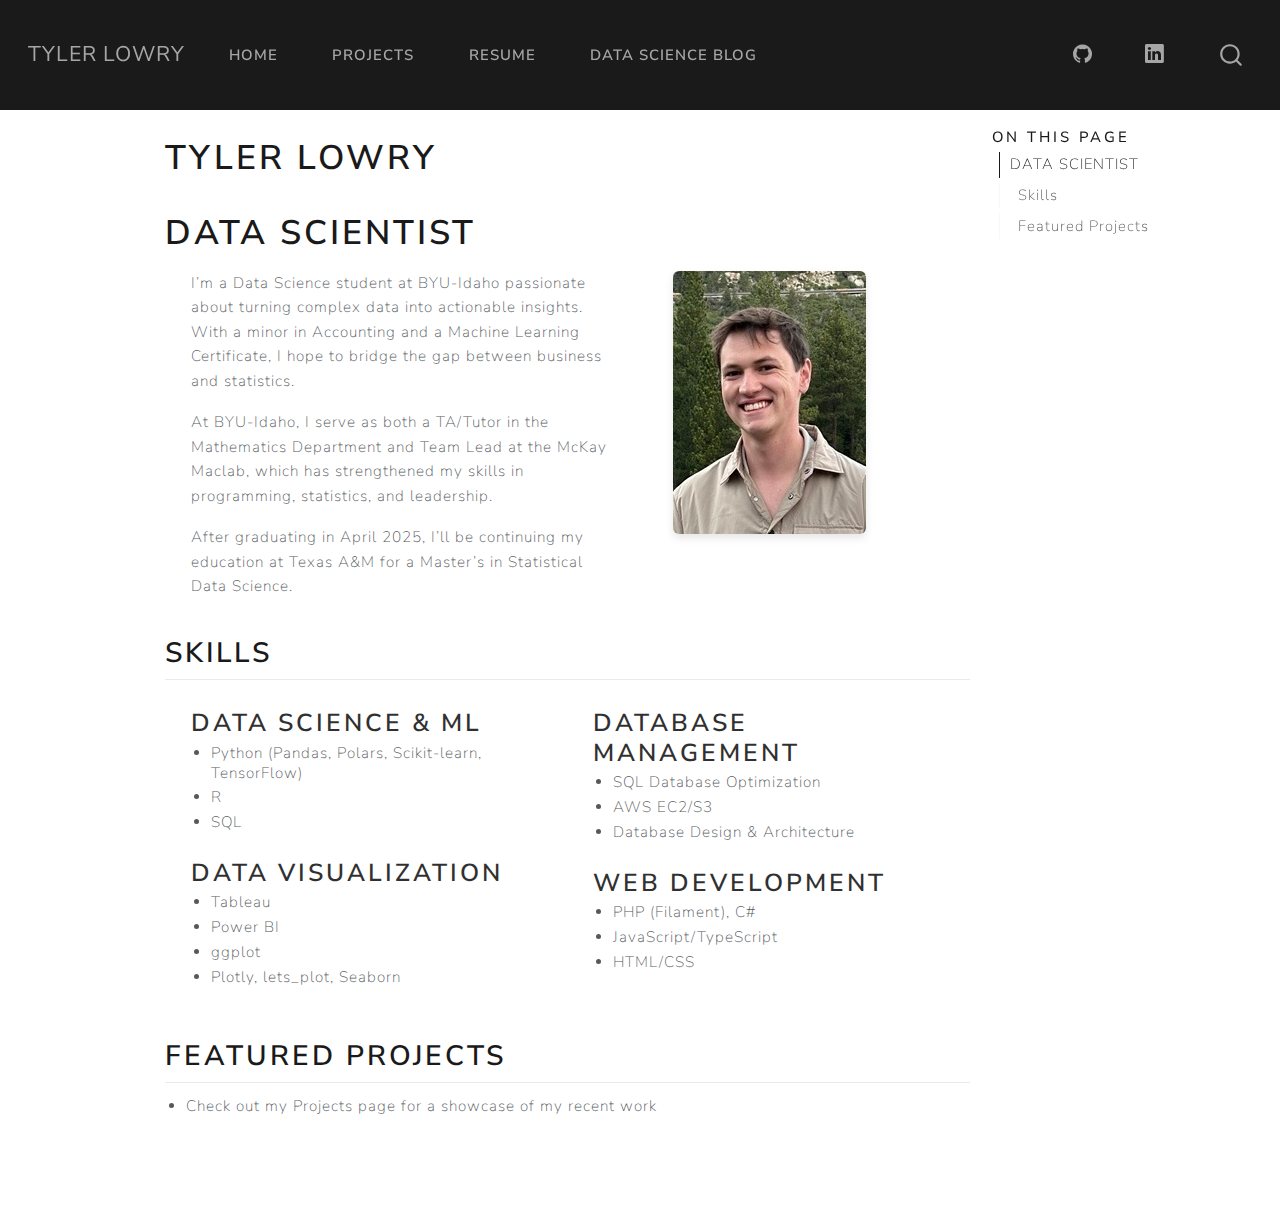
<file: docs/index.html>
<!DOCTYPE html>
<html xmlns="http://www.w3.org/1999/xhtml" lang="en" xml:lang="en"><head>

<meta charset="utf-8">
<meta name="generator" content="quarto-1.6.42">

<meta name="viewport" content="width=device-width, initial-scale=1.0, user-scalable=yes">


<title>Tyler Lowry</title>
<style>
code{white-space: pre-wrap;}
span.smallcaps{font-variant: small-caps;}
div.columns{display: flex; gap: min(4vw, 1.5em);}
div.column{flex: auto; overflow-x: auto;}
div.hanging-indent{margin-left: 1.5em; text-indent: -1.5em;}
ul.task-list{list-style: none;}
ul.task-list li input[type="checkbox"] {
  width: 0.8em;
  margin: 0 0.8em 0.2em -1em; /* quarto-specific, see https://github.com/quarto-dev/quarto-cli/issues/4556 */ 
  vertical-align: middle;
}
</style>


<script src="site_libs/quarto-nav/quarto-nav.js"></script>
<script src="site_libs/quarto-nav/headroom.min.js"></script>
<script src="site_libs/clipboard/clipboard.min.js"></script>
<script src="site_libs/quarto-search/autocomplete.umd.js"></script>
<script src="site_libs/quarto-search/fuse.min.js"></script>
<script src="site_libs/quarto-search/quarto-search.js"></script>
<meta name="quarto:offset" content="./">
<script src="site_libs/quarto-html/quarto.js"></script>
<script src="site_libs/quarto-html/popper.min.js"></script>
<script src="site_libs/quarto-html/tippy.umd.min.js"></script>
<script src="site_libs/quarto-html/anchor.min.js"></script>
<link href="site_libs/quarto-html/tippy.css" rel="stylesheet">
<link href="site_libs/quarto-html/quarto-syntax-highlighting-2f5df379a58b258e96c21c0638c20c03.css" rel="stylesheet" id="quarto-text-highlighting-styles">
<script src="site_libs/bootstrap/bootstrap.min.js"></script>
<link href="site_libs/bootstrap/bootstrap-icons.css" rel="stylesheet">
<link href="site_libs/bootstrap/bootstrap-4968d28af72d4e5a34172c9bc5ef961b.min.css" rel="stylesheet" append-hash="true" id="quarto-bootstrap" data-mode="light">
<script id="quarto-search-options" type="application/json">{
  "location": "navbar",
  "copy-button": false,
  "collapse-after": 3,
  "panel-placement": "end",
  "type": "overlay",
  "limit": 50,
  "keyboard-shortcut": [
    "f",
    "/",
    "s"
  ],
  "show-item-context": false,
  "language": {
    "search-no-results-text": "No results",
    "search-matching-documents-text": "matching documents",
    "search-copy-link-title": "Copy link to search",
    "search-hide-matches-text": "Hide additional matches",
    "search-more-match-text": "more match in this document",
    "search-more-matches-text": "more matches in this document",
    "search-clear-button-title": "Clear",
    "search-text-placeholder": "",
    "search-detached-cancel-button-title": "Cancel",
    "search-submit-button-title": "Submit",
    "search-label": "Search"
  }
}</script>


<link rel="stylesheet" href="styles.css">
</head>

<body class="nav-fixed">

<div id="quarto-search-results"></div>
  <header id="quarto-header" class="headroom fixed-top">
    <nav class="navbar navbar-expand-lg " data-bs-theme="dark">
      <div class="navbar-container container-fluid">
      <div class="navbar-brand-container mx-auto">
    <a class="navbar-brand" href="./index.html">
    <span class="navbar-title">Tyler Lowry</span>
    </a>
  </div>
            <div id="quarto-search" class="" title="Search"></div>
          <button class="navbar-toggler" type="button" data-bs-toggle="collapse" data-bs-target="#navbarCollapse" aria-controls="navbarCollapse" role="menu" aria-expanded="false" aria-label="Toggle navigation" onclick="if (window.quartoToggleHeadroom) { window.quartoToggleHeadroom(); }">
  <span class="navbar-toggler-icon"></span>
</button>
          <div class="collapse navbar-collapse" id="navbarCollapse">
            <ul class="navbar-nav navbar-nav-scroll me-auto">
  <li class="nav-item">
    <a class="nav-link active" href="./index.html" aria-current="page"> 
<span class="menu-text">Home</span></a>
  </li>  
  <li class="nav-item">
    <a class="nav-link" href="./about.html"> 
<span class="menu-text">Projects</span></a>
  </li>  
  <li class="nav-item">
    <a class="nav-link" href="./resume.html"> 
<span class="menu-text">Resume</span></a>
  </li>  
  <li class="nav-item">
    <a class="nav-link" href="./posts.html"> 
<span class="menu-text">Data Science Blog</span></a>
  </li>  
</ul>
            <ul class="navbar-nav navbar-nav-scroll ms-auto">
  <li class="nav-item compact">
    <a class="nav-link" href="https://github.com/tjlowry"> <i class="bi bi-github" role="img">
</i> 
<span class="menu-text"></span></a>
  </li>  
  <li class="nav-item compact">
    <a class="nav-link" href="./www.linkedin.com/in/tylerj-lowry"> <i class="bi bi-linkedin" role="img">
</i> 
<span class="menu-text"></span></a>
  </li>  
</ul>
          </div> <!-- /navcollapse -->
            <div class="quarto-navbar-tools">
</div>
      </div> <!-- /container-fluid -->
    </nav>
</header>
<!-- content -->
<div id="quarto-content" class="quarto-container page-columns page-rows-contents page-layout-article page-navbar">
<!-- sidebar -->
<!-- margin-sidebar -->
    <div id="quarto-margin-sidebar" class="sidebar margin-sidebar">
        <nav id="TOC" role="doc-toc" class="toc-active">
    <h2 id="toc-title">On this page</h2>
   
  <ul>
  <li><a href="#data-scientist" id="toc-data-scientist" class="nav-link active" data-scroll-target="#data-scientist">DATA SCIENTIST</a>
  <ul class="collapse">
  <li><a href="#skills" id="toc-skills" class="nav-link" data-scroll-target="#skills">Skills</a></li>
  <li><a href="#featured-projects" id="toc-featured-projects" class="nav-link" data-scroll-target="#featured-projects">Featured Projects</a></li>
  </ul></li>
  </ul>
</nav>
    </div>
<!-- main -->
<main class="content" id="quarto-document-content">

<header id="title-block-header" class="quarto-title-block default">
<div class="quarto-title">
<h1 class="title">Tyler Lowry</h1>
</div>



<div class="quarto-title-meta">

    
  
    
  </div>
  


</header>


<section id="data-scientist" class="level1">
<h1>DATA SCIENTIST</h1>
<div class="columns gx-5">
<div class="column px-4" style="width:60%;">
<p>I’m a Data Science student at BYU-Idaho passionate about turning complex data into actionable insights. With a minor in Accounting and a Machine Learning Certificate, I hope to bridge the gap between business and statistics.</p>
<p>At BYU-Idaho, I serve as both a TA/Tutor in the Mathematics Department and Team Lead at the McKay Maclab, which has strengthened my skills in programming, statistics, and leadership.</p>
<p>After graduating in April 2025, I’ll be continuing my education at Texas A&amp;M for a Master’s in Statistical Data Science.</p>
</div><div class="column px-4" style="width:40%;">
<p><img src="profile_pic.jpeg" class="img-fluid"></p>
</div>
</div>
<section id="skills" class="level2">
<h2 class="anchored" data-anchor-id="skills">Skills</h2>
<div class="columns gx-5">
<div class="column px-4" style="width:50%;">
<section id="data-science-ml" class="level3">
<h3 class="anchored" data-anchor-id="data-science-ml">Data Science &amp; ML</h3>
<ul>
<li>Python (Pandas, Polars, Scikit-learn, TensorFlow)</li>
<li>R</li>
<li>SQL</li>
</ul>
</section>
<section id="data-visualization" class="level3">
<h3 class="anchored" data-anchor-id="data-visualization">Data Visualization</h3>
<ul>
<li>Tableau</li>
<li>Power BI</li>
<li>ggplot</li>
<li>Plotly, lets_plot, Seaborn</li>
</ul>
</section>
</div><div class="column px-4" style="width:50%;">
<section id="database-management" class="level3">
<h3 class="anchored" data-anchor-id="database-management">Database Management</h3>
<ul>
<li>SQL Database Optimization</li>
<li>AWS EC2/S3</li>
<li>Database Design &amp; Architecture</li>
</ul>
</section>
<section id="web-development" class="level3">
<h3 class="anchored" data-anchor-id="web-development">Web Development</h3>
<ul>
<li>PHP (Filament), C#</li>
<li>JavaScript/TypeScript</li>
<li>HTML/CSS</li>
</ul>
</section>
</div>
</div>
</section>
<section id="featured-projects" class="level2">
<h2 class="anchored" data-anchor-id="featured-projects">Featured Projects</h2>
<ul>
<li>Check out my Projects page for a showcase of my recent work</li>
</ul>


</section>
</section>

</main> <!-- /main -->
<script id="quarto-html-after-body" type="application/javascript">
window.document.addEventListener("DOMContentLoaded", function (event) {
  const toggleBodyColorMode = (bsSheetEl) => {
    const mode = bsSheetEl.getAttribute("data-mode");
    const bodyEl = window.document.querySelector("body");
    if (mode === "dark") {
      bodyEl.classList.add("quarto-dark");
      bodyEl.classList.remove("quarto-light");
    } else {
      bodyEl.classList.add("quarto-light");
      bodyEl.classList.remove("quarto-dark");
    }
  }
  const toggleBodyColorPrimary = () => {
    const bsSheetEl = window.document.querySelector("link#quarto-bootstrap");
    if (bsSheetEl) {
      toggleBodyColorMode(bsSheetEl);
    }
  }
  toggleBodyColorPrimary();  
  const icon = "";
  const anchorJS = new window.AnchorJS();
  anchorJS.options = {
    placement: 'right',
    icon: icon
  };
  anchorJS.add('.anchored');
  const isCodeAnnotation = (el) => {
    for (const clz of el.classList) {
      if (clz.startsWith('code-annotation-')) {                     
        return true;
      }
    }
    return false;
  }
  const onCopySuccess = function(e) {
    // button target
    const button = e.trigger;
    // don't keep focus
    button.blur();
    // flash "checked"
    button.classList.add('code-copy-button-checked');
    var currentTitle = button.getAttribute("title");
    button.setAttribute("title", "Copied!");
    let tooltip;
    if (window.bootstrap) {
      button.setAttribute("data-bs-toggle", "tooltip");
      button.setAttribute("data-bs-placement", "left");
      button.setAttribute("data-bs-title", "Copied!");
      tooltip = new bootstrap.Tooltip(button, 
        { trigger: "manual", 
          customClass: "code-copy-button-tooltip",
          offset: [0, -8]});
      tooltip.show();    
    }
    setTimeout(function() {
      if (tooltip) {
        tooltip.hide();
        button.removeAttribute("data-bs-title");
        button.removeAttribute("data-bs-toggle");
        button.removeAttribute("data-bs-placement");
      }
      button.setAttribute("title", currentTitle);
      button.classList.remove('code-copy-button-checked');
    }, 1000);
    // clear code selection
    e.clearSelection();
  }
  const getTextToCopy = function(trigger) {
      const codeEl = trigger.previousElementSibling.cloneNode(true);
      for (const childEl of codeEl.children) {
        if (isCodeAnnotation(childEl)) {
          childEl.remove();
        }
      }
      return codeEl.innerText;
  }
  const clipboard = new window.ClipboardJS('.code-copy-button:not([data-in-quarto-modal])', {
    text: getTextToCopy
  });
  clipboard.on('success', onCopySuccess);
  if (window.document.getElementById('quarto-embedded-source-code-modal')) {
    const clipboardModal = new window.ClipboardJS('.code-copy-button[data-in-quarto-modal]', {
      text: getTextToCopy,
      container: window.document.getElementById('quarto-embedded-source-code-modal')
    });
    clipboardModal.on('success', onCopySuccess);
  }
    var localhostRegex = new RegExp(/^(?:http|https):\/\/localhost\:?[0-9]*\//);
    var mailtoRegex = new RegExp(/^mailto:/);
      var filterRegex = new RegExp('/' + window.location.host + '/');
    var isInternal = (href) => {
        return filterRegex.test(href) || localhostRegex.test(href) || mailtoRegex.test(href);
    }
    // Inspect non-navigation links and adorn them if external
 	var links = window.document.querySelectorAll('a[href]:not(.nav-link):not(.navbar-brand):not(.toc-action):not(.sidebar-link):not(.sidebar-item-toggle):not(.pagination-link):not(.no-external):not([aria-hidden]):not(.dropdown-item):not(.quarto-navigation-tool):not(.about-link)');
    for (var i=0; i<links.length; i++) {
      const link = links[i];
      if (!isInternal(link.href)) {
        // undo the damage that might have been done by quarto-nav.js in the case of
        // links that we want to consider external
        if (link.dataset.originalHref !== undefined) {
          link.href = link.dataset.originalHref;
        }
      }
    }
  function tippyHover(el, contentFn, onTriggerFn, onUntriggerFn) {
    const config = {
      allowHTML: true,
      maxWidth: 500,
      delay: 100,
      arrow: false,
      appendTo: function(el) {
          return el.parentElement;
      },
      interactive: true,
      interactiveBorder: 10,
      theme: 'quarto',
      placement: 'bottom-start',
    };
    if (contentFn) {
      config.content = contentFn;
    }
    if (onTriggerFn) {
      config.onTrigger = onTriggerFn;
    }
    if (onUntriggerFn) {
      config.onUntrigger = onUntriggerFn;
    }
    window.tippy(el, config); 
  }
  const noterefs = window.document.querySelectorAll('a[role="doc-noteref"]');
  for (var i=0; i<noterefs.length; i++) {
    const ref = noterefs[i];
    tippyHover(ref, function() {
      // use id or data attribute instead here
      let href = ref.getAttribute('data-footnote-href') || ref.getAttribute('href');
      try { href = new URL(href).hash; } catch {}
      const id = href.replace(/^#\/?/, "");
      const note = window.document.getElementById(id);
      if (note) {
        return note.innerHTML;
      } else {
        return "";
      }
    });
  }
  const xrefs = window.document.querySelectorAll('a.quarto-xref');
  const processXRef = (id, note) => {
    // Strip column container classes
    const stripColumnClz = (el) => {
      el.classList.remove("page-full", "page-columns");
      if (el.children) {
        for (const child of el.children) {
          stripColumnClz(child);
        }
      }
    }
    stripColumnClz(note)
    if (id === null || id.startsWith('sec-')) {
      // Special case sections, only their first couple elements
      const container = document.createElement("div");
      if (note.children && note.children.length > 2) {
        container.appendChild(note.children[0].cloneNode(true));
        for (let i = 1; i < note.children.length; i++) {
          const child = note.children[i];
          if (child.tagName === "P" && child.innerText === "") {
            continue;
          } else {
            container.appendChild(child.cloneNode(true));
            break;
          }
        }
        if (window.Quarto?.typesetMath) {
          window.Quarto.typesetMath(container);
        }
        return container.innerHTML
      } else {
        if (window.Quarto?.typesetMath) {
          window.Quarto.typesetMath(note);
        }
        return note.innerHTML;
      }
    } else {
      // Remove any anchor links if they are present
      const anchorLink = note.querySelector('a.anchorjs-link');
      if (anchorLink) {
        anchorLink.remove();
      }
      if (window.Quarto?.typesetMath) {
        window.Quarto.typesetMath(note);
      }
      if (note.classList.contains("callout")) {
        return note.outerHTML;
      } else {
        return note.innerHTML;
      }
    }
  }
  for (var i=0; i<xrefs.length; i++) {
    const xref = xrefs[i];
    tippyHover(xref, undefined, function(instance) {
      instance.disable();
      let url = xref.getAttribute('href');
      let hash = undefined; 
      if (url.startsWith('#')) {
        hash = url;
      } else {
        try { hash = new URL(url).hash; } catch {}
      }
      if (hash) {
        const id = hash.replace(/^#\/?/, "");
        const note = window.document.getElementById(id);
        if (note !== null) {
          try {
            const html = processXRef(id, note.cloneNode(true));
            instance.setContent(html);
          } finally {
            instance.enable();
            instance.show();
          }
        } else {
          // See if we can fetch this
          fetch(url.split('#')[0])
          .then(res => res.text())
          .then(html => {
            const parser = new DOMParser();
            const htmlDoc = parser.parseFromString(html, "text/html");
            const note = htmlDoc.getElementById(id);
            if (note !== null) {
              const html = processXRef(id, note);
              instance.setContent(html);
            } 
          }).finally(() => {
            instance.enable();
            instance.show();
          });
        }
      } else {
        // See if we can fetch a full url (with no hash to target)
        // This is a special case and we should probably do some content thinning / targeting
        fetch(url)
        .then(res => res.text())
        .then(html => {
          const parser = new DOMParser();
          const htmlDoc = parser.parseFromString(html, "text/html");
          const note = htmlDoc.querySelector('main.content');
          if (note !== null) {
            // This should only happen for chapter cross references
            // (since there is no id in the URL)
            // remove the first header
            if (note.children.length > 0 && note.children[0].tagName === "HEADER") {
              note.children[0].remove();
            }
            const html = processXRef(null, note);
            instance.setContent(html);
          } 
        }).finally(() => {
          instance.enable();
          instance.show();
        });
      }
    }, function(instance) {
    });
  }
      let selectedAnnoteEl;
      const selectorForAnnotation = ( cell, annotation) => {
        let cellAttr = 'data-code-cell="' + cell + '"';
        let lineAttr = 'data-code-annotation="' +  annotation + '"';
        const selector = 'span[' + cellAttr + '][' + lineAttr + ']';
        return selector;
      }
      const selectCodeLines = (annoteEl) => {
        const doc = window.document;
        const targetCell = annoteEl.getAttribute("data-target-cell");
        const targetAnnotation = annoteEl.getAttribute("data-target-annotation");
        const annoteSpan = window.document.querySelector(selectorForAnnotation(targetCell, targetAnnotation));
        const lines = annoteSpan.getAttribute("data-code-lines").split(",");
        const lineIds = lines.map((line) => {
          return targetCell + "-" + line;
        })
        let top = null;
        let height = null;
        let parent = null;
        if (lineIds.length > 0) {
            //compute the position of the single el (top and bottom and make a div)
            const el = window.document.getElementById(lineIds[0]);
            top = el.offsetTop;
            height = el.offsetHeight;
            parent = el.parentElement.parentElement;
          if (lineIds.length > 1) {
            const lastEl = window.document.getElementById(lineIds[lineIds.length - 1]);
            const bottom = lastEl.offsetTop + lastEl.offsetHeight;
            height = bottom - top;
          }
          if (top !== null && height !== null && parent !== null) {
            // cook up a div (if necessary) and position it 
            let div = window.document.getElementById("code-annotation-line-highlight");
            if (div === null) {
              div = window.document.createElement("div");
              div.setAttribute("id", "code-annotation-line-highlight");
              div.style.position = 'absolute';
              parent.appendChild(div);
            }
            div.style.top = top - 2 + "px";
            div.style.height = height + 4 + "px";
            div.style.left = 0;
            let gutterDiv = window.document.getElementById("code-annotation-line-highlight-gutter");
            if (gutterDiv === null) {
              gutterDiv = window.document.createElement("div");
              gutterDiv.setAttribute("id", "code-annotation-line-highlight-gutter");
              gutterDiv.style.position = 'absolute';
              const codeCell = window.document.getElementById(targetCell);
              const gutter = codeCell.querySelector('.code-annotation-gutter');
              gutter.appendChild(gutterDiv);
            }
            gutterDiv.style.top = top - 2 + "px";
            gutterDiv.style.height = height + 4 + "px";
          }
          selectedAnnoteEl = annoteEl;
        }
      };
      const unselectCodeLines = () => {
        const elementsIds = ["code-annotation-line-highlight", "code-annotation-line-highlight-gutter"];
        elementsIds.forEach((elId) => {
          const div = window.document.getElementById(elId);
          if (div) {
            div.remove();
          }
        });
        selectedAnnoteEl = undefined;
      };
        // Handle positioning of the toggle
    window.addEventListener(
      "resize",
      throttle(() => {
        elRect = undefined;
        if (selectedAnnoteEl) {
          selectCodeLines(selectedAnnoteEl);
        }
      }, 10)
    );
    function throttle(fn, ms) {
    let throttle = false;
    let timer;
      return (...args) => {
        if(!throttle) { // first call gets through
            fn.apply(this, args);
            throttle = true;
        } else { // all the others get throttled
            if(timer) clearTimeout(timer); // cancel #2
            timer = setTimeout(() => {
              fn.apply(this, args);
              timer = throttle = false;
            }, ms);
        }
      };
    }
      // Attach click handler to the DT
      const annoteDls = window.document.querySelectorAll('dt[data-target-cell]');
      for (const annoteDlNode of annoteDls) {
        annoteDlNode.addEventListener('click', (event) => {
          const clickedEl = event.target;
          if (clickedEl !== selectedAnnoteEl) {
            unselectCodeLines();
            const activeEl = window.document.querySelector('dt[data-target-cell].code-annotation-active');
            if (activeEl) {
              activeEl.classList.remove('code-annotation-active');
            }
            selectCodeLines(clickedEl);
            clickedEl.classList.add('code-annotation-active');
          } else {
            // Unselect the line
            unselectCodeLines();
            clickedEl.classList.remove('code-annotation-active');
          }
        });
      }
  const findCites = (el) => {
    const parentEl = el.parentElement;
    if (parentEl) {
      const cites = parentEl.dataset.cites;
      if (cites) {
        return {
          el,
          cites: cites.split(' ')
        };
      } else {
        return findCites(el.parentElement)
      }
    } else {
      return undefined;
    }
  };
  var bibliorefs = window.document.querySelectorAll('a[role="doc-biblioref"]');
  for (var i=0; i<bibliorefs.length; i++) {
    const ref = bibliorefs[i];
    const citeInfo = findCites(ref);
    if (citeInfo) {
      tippyHover(citeInfo.el, function() {
        var popup = window.document.createElement('div');
        citeInfo.cites.forEach(function(cite) {
          var citeDiv = window.document.createElement('div');
          citeDiv.classList.add('hanging-indent');
          citeDiv.classList.add('csl-entry');
          var biblioDiv = window.document.getElementById('ref-' + cite);
          if (biblioDiv) {
            citeDiv.innerHTML = biblioDiv.innerHTML;
          }
          popup.appendChild(citeDiv);
        });
        return popup.innerHTML;
      });
    }
  }
});
</script>
</div> <!-- /content -->




</body></html>
</file>
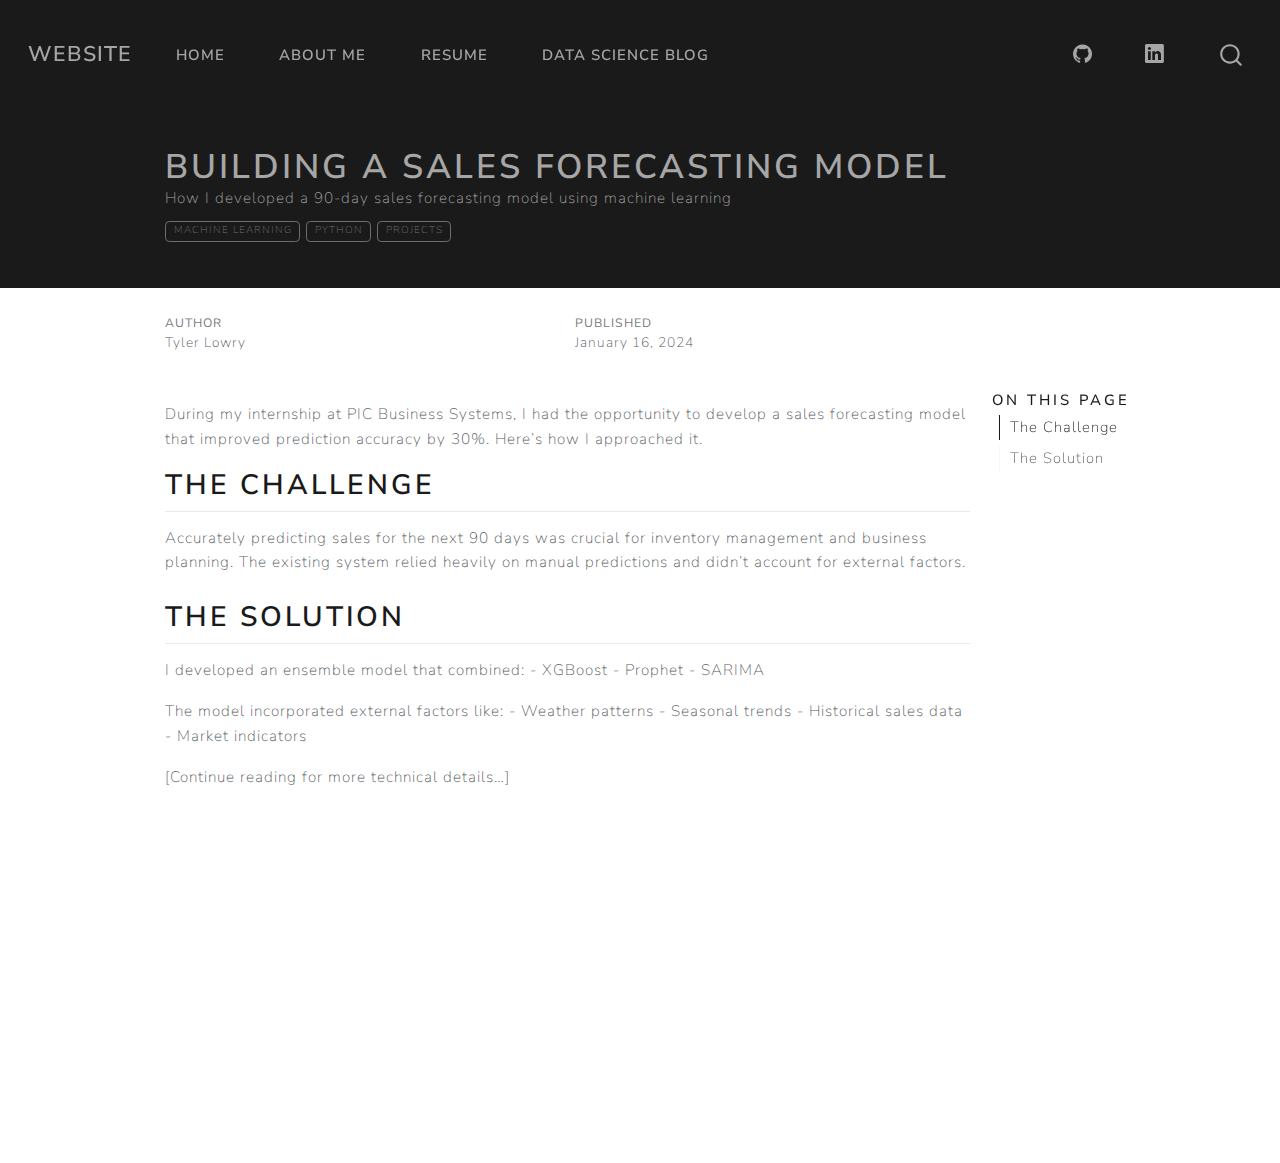
<file: docs/posts/2024-01-16-machine-learning-forecast/index.html>
<!DOCTYPE html>
<html xmlns="http://www.w3.org/1999/xhtml" lang="en" xml:lang="en"><head>

<meta charset="utf-8">
<meta name="generator" content="quarto-1.5.55">

<meta name="viewport" content="width=device-width, initial-scale=1.0, user-scalable=yes">

<meta name="author" content="Tyler Lowry">
<meta name="dcterms.date" content="2024-01-16">
<meta name="description" content="How I developed a 90-day sales forecasting model using machine learning">

<title>Building a Sales Forecasting Model – website</title>
<style>
code{white-space: pre-wrap;}
span.smallcaps{font-variant: small-caps;}
div.columns{display: flex; gap: min(4vw, 1.5em);}
div.column{flex: auto; overflow-x: auto;}
div.hanging-indent{margin-left: 1.5em; text-indent: -1.5em;}
ul.task-list{list-style: none;}
ul.task-list li input[type="checkbox"] {
  width: 0.8em;
  margin: 0 0.8em 0.2em -1em; /* quarto-specific, see https://github.com/quarto-dev/quarto-cli/issues/4556 */ 
  vertical-align: middle;
}
</style>


<script src="../../site_libs/quarto-nav/quarto-nav.js"></script>
<script src="../../site_libs/quarto-nav/headroom.min.js"></script>
<script src="../../site_libs/clipboard/clipboard.min.js"></script>
<script src="../../site_libs/quarto-search/autocomplete.umd.js"></script>
<script src="../../site_libs/quarto-search/fuse.min.js"></script>
<script src="../../site_libs/quarto-search/quarto-search.js"></script>
<meta name="quarto:offset" content="../../">
<script src="../../site_libs/quarto-html/quarto.js"></script>
<script src="../../site_libs/quarto-html/popper.min.js"></script>
<script src="../../site_libs/quarto-html/tippy.umd.min.js"></script>
<script src="../../site_libs/quarto-html/anchor.min.js"></script>
<link href="../../site_libs/quarto-html/tippy.css" rel="stylesheet">
<link href="../../site_libs/quarto-html/quarto-syntax-highlighting.css" rel="stylesheet" id="quarto-text-highlighting-styles">
<script src="../../site_libs/bootstrap/bootstrap.min.js"></script>
<link href="../../site_libs/bootstrap/bootstrap-icons.css" rel="stylesheet">
<link href="../../site_libs/bootstrap/bootstrap.min.css" rel="stylesheet" id="quarto-bootstrap" data-mode="light">
<script id="quarto-search-options" type="application/json">{
  "location": "navbar",
  "copy-button": false,
  "collapse-after": 3,
  "panel-placement": "end",
  "type": "overlay",
  "limit": 50,
  "keyboard-shortcut": [
    "f",
    "/",
    "s"
  ],
  "show-item-context": false,
  "language": {
    "search-no-results-text": "No results",
    "search-matching-documents-text": "matching documents",
    "search-copy-link-title": "Copy link to search",
    "search-hide-matches-text": "Hide additional matches",
    "search-more-match-text": "more match in this document",
    "search-more-matches-text": "more matches in this document",
    "search-clear-button-title": "Clear",
    "search-text-placeholder": "",
    "search-detached-cancel-button-title": "Cancel",
    "search-submit-button-title": "Submit",
    "search-label": "Search"
  }
}</script>


<link rel="stylesheet" href="../../styles.css">
</head>

<body class="nav-fixed">

<div id="quarto-search-results"></div>
  <header id="quarto-header" class="headroom fixed-top quarto-banner">
    <nav class="navbar navbar-expand-lg " data-bs-theme="dark">
      <div class="navbar-container container-fluid">
      <div class="navbar-brand-container mx-auto">
    <a class="navbar-brand" href="../../index.html">
    <span class="navbar-title">website</span>
    </a>
  </div>
            <div id="quarto-search" class="" title="Search"></div>
          <button class="navbar-toggler" type="button" data-bs-toggle="collapse" data-bs-target="#navbarCollapse" aria-controls="navbarCollapse" role="menu" aria-expanded="false" aria-label="Toggle navigation" onclick="if (window.quartoToggleHeadroom) { window.quartoToggleHeadroom(); }">
  <span class="navbar-toggler-icon"></span>
</button>
          <div class="collapse navbar-collapse" id="navbarCollapse">
            <ul class="navbar-nav navbar-nav-scroll me-auto">
  <li class="nav-item">
    <a class="nav-link" href="../../index.html"> 
<span class="menu-text">Home</span></a>
  </li>  
  <li class="nav-item">
    <a class="nav-link" href="../../about.html"> 
<span class="menu-text">About Me</span></a>
  </li>  
  <li class="nav-item">
    <a class="nav-link" href="../../resume.html"> 
<span class="menu-text">Resume</span></a>
  </li>  
  <li class="nav-item">
    <a class="nav-link" href="../../posts.html"> 
<span class="menu-text">Data Science Blog</span></a>
  </li>  
</ul>
            <ul class="navbar-nav navbar-nav-scroll ms-auto">
  <li class="nav-item compact">
    <a class="nav-link" href="https://github.com/tjlowry"> <i class="bi bi-github" role="img">
</i> 
<span class="menu-text"></span></a>
  </li>  
  <li class="nav-item compact">
    <a class="nav-link" href="../../www.linkedin.com/in/tylerj-lowry"> <i class="bi bi-linkedin" role="img">
</i> 
<span class="menu-text"></span></a>
  </li>  
</ul>
          </div> <!-- /navcollapse -->
            <div class="quarto-navbar-tools">
</div>
      </div> <!-- /container-fluid -->
    </nav>
</header>
<!-- content -->
<header id="title-block-header" class="quarto-title-block default page-columns page-full">
  <div class="quarto-title-banner page-columns page-full">
    <div class="quarto-title column-body">
      <h1 class="title">Building a Sales Forecasting Model</h1>
                  <div>
        <div class="description">
          How I developed a 90-day sales forecasting model using machine learning
        </div>
      </div>
                          <div class="quarto-categories">
                <div class="quarto-category">Machine Learning</div>
                <div class="quarto-category">Python</div>
                <div class="quarto-category">Projects</div>
              </div>
                  </div>
  </div>
    
  
  <div class="quarto-title-meta">

      <div>
      <div class="quarto-title-meta-heading">Author</div>
      <div class="quarto-title-meta-contents">
               <p>Tyler Lowry </p>
            </div>
    </div>
      
      <div>
      <div class="quarto-title-meta-heading">Published</div>
      <div class="quarto-title-meta-contents">
        <p class="date">January 16, 2024</p>
      </div>
    </div>
    
      
    </div>
    
  
  </header><div id="quarto-content" class="quarto-container page-columns page-rows-contents page-layout-article page-navbar">
<!-- sidebar -->
<!-- margin-sidebar -->
    <div id="quarto-margin-sidebar" class="sidebar margin-sidebar">
        <nav id="TOC" role="doc-toc" class="toc-active">
    <h2 id="toc-title">On this page</h2>
   
  <ul>
  <li><a href="#the-challenge" id="toc-the-challenge" class="nav-link active" data-scroll-target="#the-challenge">The Challenge</a></li>
  <li><a href="#the-solution" id="toc-the-solution" class="nav-link" data-scroll-target="#the-solution">The Solution</a></li>
  </ul>
</nav>
    </div>
<!-- main -->
<main class="content quarto-banner-title-block" id="quarto-document-content">





<p>During my internship at PIC Business Systems, I had the opportunity to develop a sales forecasting model that improved prediction accuracy by 30%. Here’s how I approached it.</p>
<section id="the-challenge" class="level2">
<h2 class="anchored" data-anchor-id="the-challenge">The Challenge</h2>
<p>Accurately predicting sales for the next 90 days was crucial for inventory management and business planning. The existing system relied heavily on manual predictions and didn’t account for external factors.</p>
</section>
<section id="the-solution" class="level2">
<h2 class="anchored" data-anchor-id="the-solution">The Solution</h2>
<p>I developed an ensemble model that combined: - XGBoost - Prophet - SARIMA</p>
<p>The model incorporated external factors like: - Weather patterns - Seasonal trends - Historical sales data - Market indicators</p>
<p>[Continue reading for more technical details…]</p>


</section>

</main> <!-- /main -->
<script id="quarto-html-after-body" type="application/javascript">
window.document.addEventListener("DOMContentLoaded", function (event) {
  const toggleBodyColorMode = (bsSheetEl) => {
    const mode = bsSheetEl.getAttribute("data-mode");
    const bodyEl = window.document.querySelector("body");
    if (mode === "dark") {
      bodyEl.classList.add("quarto-dark");
      bodyEl.classList.remove("quarto-light");
    } else {
      bodyEl.classList.add("quarto-light");
      bodyEl.classList.remove("quarto-dark");
    }
  }
  const toggleBodyColorPrimary = () => {
    const bsSheetEl = window.document.querySelector("link#quarto-bootstrap");
    if (bsSheetEl) {
      toggleBodyColorMode(bsSheetEl);
    }
  }
  toggleBodyColorPrimary();  
  const icon = "";
  const anchorJS = new window.AnchorJS();
  anchorJS.options = {
    placement: 'right',
    icon: icon
  };
  anchorJS.add('.anchored');
  const isCodeAnnotation = (el) => {
    for (const clz of el.classList) {
      if (clz.startsWith('code-annotation-')) {                     
        return true;
      }
    }
    return false;
  }
  const onCopySuccess = function(e) {
    // button target
    const button = e.trigger;
    // don't keep focus
    button.blur();
    // flash "checked"
    button.classList.add('code-copy-button-checked');
    var currentTitle = button.getAttribute("title");
    button.setAttribute("title", "Copied!");
    let tooltip;
    if (window.bootstrap) {
      button.setAttribute("data-bs-toggle", "tooltip");
      button.setAttribute("data-bs-placement", "left");
      button.setAttribute("data-bs-title", "Copied!");
      tooltip = new bootstrap.Tooltip(button, 
        { trigger: "manual", 
          customClass: "code-copy-button-tooltip",
          offset: [0, -8]});
      tooltip.show();    
    }
    setTimeout(function() {
      if (tooltip) {
        tooltip.hide();
        button.removeAttribute("data-bs-title");
        button.removeAttribute("data-bs-toggle");
        button.removeAttribute("data-bs-placement");
      }
      button.setAttribute("title", currentTitle);
      button.classList.remove('code-copy-button-checked');
    }, 1000);
    // clear code selection
    e.clearSelection();
  }
  const getTextToCopy = function(trigger) {
      const codeEl = trigger.previousElementSibling.cloneNode(true);
      for (const childEl of codeEl.children) {
        if (isCodeAnnotation(childEl)) {
          childEl.remove();
        }
      }
      return codeEl.innerText;
  }
  const clipboard = new window.ClipboardJS('.code-copy-button:not([data-in-quarto-modal])', {
    text: getTextToCopy
  });
  clipboard.on('success', onCopySuccess);
  if (window.document.getElementById('quarto-embedded-source-code-modal')) {
    // For code content inside modals, clipBoardJS needs to be initialized with a container option
    // TODO: Check when it could be a function (https://github.com/zenorocha/clipboard.js/issues/860)
    const clipboardModal = new window.ClipboardJS('.code-copy-button[data-in-quarto-modal]', {
      text: getTextToCopy,
      container: window.document.getElementById('quarto-embedded-source-code-modal')
    });
    clipboardModal.on('success', onCopySuccess);
  }
    var localhostRegex = new RegExp(/^(?:http|https):\/\/localhost\:?[0-9]*\//);
    var mailtoRegex = new RegExp(/^mailto:/);
      var filterRegex = new RegExp('/' + window.location.host + '/');
    var isInternal = (href) => {
        return filterRegex.test(href) || localhostRegex.test(href) || mailtoRegex.test(href);
    }
    // Inspect non-navigation links and adorn them if external
 	var links = window.document.querySelectorAll('a[href]:not(.nav-link):not(.navbar-brand):not(.toc-action):not(.sidebar-link):not(.sidebar-item-toggle):not(.pagination-link):not(.no-external):not([aria-hidden]):not(.dropdown-item):not(.quarto-navigation-tool):not(.about-link)');
    for (var i=0; i<links.length; i++) {
      const link = links[i];
      if (!isInternal(link.href)) {
        // undo the damage that might have been done by quarto-nav.js in the case of
        // links that we want to consider external
        if (link.dataset.originalHref !== undefined) {
          link.href = link.dataset.originalHref;
        }
      }
    }
  function tippyHover(el, contentFn, onTriggerFn, onUntriggerFn) {
    const config = {
      allowHTML: true,
      maxWidth: 500,
      delay: 100,
      arrow: false,
      appendTo: function(el) {
          return el.parentElement;
      },
      interactive: true,
      interactiveBorder: 10,
      theme: 'quarto',
      placement: 'bottom-start',
    };
    if (contentFn) {
      config.content = contentFn;
    }
    if (onTriggerFn) {
      config.onTrigger = onTriggerFn;
    }
    if (onUntriggerFn) {
      config.onUntrigger = onUntriggerFn;
    }
    window.tippy(el, config); 
  }
  const noterefs = window.document.querySelectorAll('a[role="doc-noteref"]');
  for (var i=0; i<noterefs.length; i++) {
    const ref = noterefs[i];
    tippyHover(ref, function() {
      // use id or data attribute instead here
      let href = ref.getAttribute('data-footnote-href') || ref.getAttribute('href');
      try { href = new URL(href).hash; } catch {}
      const id = href.replace(/^#\/?/, "");
      const note = window.document.getElementById(id);
      if (note) {
        return note.innerHTML;
      } else {
        return "";
      }
    });
  }
  const xrefs = window.document.querySelectorAll('a.quarto-xref');
  const processXRef = (id, note) => {
    // Strip column container classes
    const stripColumnClz = (el) => {
      el.classList.remove("page-full", "page-columns");
      if (el.children) {
        for (const child of el.children) {
          stripColumnClz(child);
        }
      }
    }
    stripColumnClz(note)
    if (id === null || id.startsWith('sec-')) {
      // Special case sections, only their first couple elements
      const container = document.createElement("div");
      if (note.children && note.children.length > 2) {
        container.appendChild(note.children[0].cloneNode(true));
        for (let i = 1; i < note.children.length; i++) {
          const child = note.children[i];
          if (child.tagName === "P" && child.innerText === "") {
            continue;
          } else {
            container.appendChild(child.cloneNode(true));
            break;
          }
        }
        if (window.Quarto?.typesetMath) {
          window.Quarto.typesetMath(container);
        }
        return container.innerHTML
      } else {
        if (window.Quarto?.typesetMath) {
          window.Quarto.typesetMath(note);
        }
        return note.innerHTML;
      }
    } else {
      // Remove any anchor links if they are present
      const anchorLink = note.querySelector('a.anchorjs-link');
      if (anchorLink) {
        anchorLink.remove();
      }
      if (window.Quarto?.typesetMath) {
        window.Quarto.typesetMath(note);
      }
      // TODO in 1.5, we should make sure this works without a callout special case
      if (note.classList.contains("callout")) {
        return note.outerHTML;
      } else {
        return note.innerHTML;
      }
    }
  }
  for (var i=0; i<xrefs.length; i++) {
    const xref = xrefs[i];
    tippyHover(xref, undefined, function(instance) {
      instance.disable();
      let url = xref.getAttribute('href');
      let hash = undefined; 
      if (url.startsWith('#')) {
        hash = url;
      } else {
        try { hash = new URL(url).hash; } catch {}
      }
      if (hash) {
        const id = hash.replace(/^#\/?/, "");
        const note = window.document.getElementById(id);
        if (note !== null) {
          try {
            const html = processXRef(id, note.cloneNode(true));
            instance.setContent(html);
          } finally {
            instance.enable();
            instance.show();
          }
        } else {
          // See if we can fetch this
          fetch(url.split('#')[0])
          .then(res => res.text())
          .then(html => {
            const parser = new DOMParser();
            const htmlDoc = parser.parseFromString(html, "text/html");
            const note = htmlDoc.getElementById(id);
            if (note !== null) {
              const html = processXRef(id, note);
              instance.setContent(html);
            } 
          }).finally(() => {
            instance.enable();
            instance.show();
          });
        }
      } else {
        // See if we can fetch a full url (with no hash to target)
        // This is a special case and we should probably do some content thinning / targeting
        fetch(url)
        .then(res => res.text())
        .then(html => {
          const parser = new DOMParser();
          const htmlDoc = parser.parseFromString(html, "text/html");
          const note = htmlDoc.querySelector('main.content');
          if (note !== null) {
            // This should only happen for chapter cross references
            // (since there is no id in the URL)
            // remove the first header
            if (note.children.length > 0 && note.children[0].tagName === "HEADER") {
              note.children[0].remove();
            }
            const html = processXRef(null, note);
            instance.setContent(html);
          } 
        }).finally(() => {
          instance.enable();
          instance.show();
        });
      }
    }, function(instance) {
    });
  }
      let selectedAnnoteEl;
      const selectorForAnnotation = ( cell, annotation) => {
        let cellAttr = 'data-code-cell="' + cell + '"';
        let lineAttr = 'data-code-annotation="' +  annotation + '"';
        const selector = 'span[' + cellAttr + '][' + lineAttr + ']';
        return selector;
      }
      const selectCodeLines = (annoteEl) => {
        const doc = window.document;
        const targetCell = annoteEl.getAttribute("data-target-cell");
        const targetAnnotation = annoteEl.getAttribute("data-target-annotation");
        const annoteSpan = window.document.querySelector(selectorForAnnotation(targetCell, targetAnnotation));
        const lines = annoteSpan.getAttribute("data-code-lines").split(",");
        const lineIds = lines.map((line) => {
          return targetCell + "-" + line;
        })
        let top = null;
        let height = null;
        let parent = null;
        if (lineIds.length > 0) {
            //compute the position of the single el (top and bottom and make a div)
            const el = window.document.getElementById(lineIds[0]);
            top = el.offsetTop;
            height = el.offsetHeight;
            parent = el.parentElement.parentElement;
          if (lineIds.length > 1) {
            const lastEl = window.document.getElementById(lineIds[lineIds.length - 1]);
            const bottom = lastEl.offsetTop + lastEl.offsetHeight;
            height = bottom - top;
          }
          if (top !== null && height !== null && parent !== null) {
            // cook up a div (if necessary) and position it 
            let div = window.document.getElementById("code-annotation-line-highlight");
            if (div === null) {
              div = window.document.createElement("div");
              div.setAttribute("id", "code-annotation-line-highlight");
              div.style.position = 'absolute';
              parent.appendChild(div);
            }
            div.style.top = top - 2 + "px";
            div.style.height = height + 4 + "px";
            div.style.left = 0;
            let gutterDiv = window.document.getElementById("code-annotation-line-highlight-gutter");
            if (gutterDiv === null) {
              gutterDiv = window.document.createElement("div");
              gutterDiv.setAttribute("id", "code-annotation-line-highlight-gutter");
              gutterDiv.style.position = 'absolute';
              const codeCell = window.document.getElementById(targetCell);
              const gutter = codeCell.querySelector('.code-annotation-gutter');
              gutter.appendChild(gutterDiv);
            }
            gutterDiv.style.top = top - 2 + "px";
            gutterDiv.style.height = height + 4 + "px";
          }
          selectedAnnoteEl = annoteEl;
        }
      };
      const unselectCodeLines = () => {
        const elementsIds = ["code-annotation-line-highlight", "code-annotation-line-highlight-gutter"];
        elementsIds.forEach((elId) => {
          const div = window.document.getElementById(elId);
          if (div) {
            div.remove();
          }
        });
        selectedAnnoteEl = undefined;
      };
        // Handle positioning of the toggle
    window.addEventListener(
      "resize",
      throttle(() => {
        elRect = undefined;
        if (selectedAnnoteEl) {
          selectCodeLines(selectedAnnoteEl);
        }
      }, 10)
    );
    function throttle(fn, ms) {
    let throttle = false;
    let timer;
      return (...args) => {
        if(!throttle) { // first call gets through
            fn.apply(this, args);
            throttle = true;
        } else { // all the others get throttled
            if(timer) clearTimeout(timer); // cancel #2
            timer = setTimeout(() => {
              fn.apply(this, args);
              timer = throttle = false;
            }, ms);
        }
      };
    }
      // Attach click handler to the DT
      const annoteDls = window.document.querySelectorAll('dt[data-target-cell]');
      for (const annoteDlNode of annoteDls) {
        annoteDlNode.addEventListener('click', (event) => {
          const clickedEl = event.target;
          if (clickedEl !== selectedAnnoteEl) {
            unselectCodeLines();
            const activeEl = window.document.querySelector('dt[data-target-cell].code-annotation-active');
            if (activeEl) {
              activeEl.classList.remove('code-annotation-active');
            }
            selectCodeLines(clickedEl);
            clickedEl.classList.add('code-annotation-active');
          } else {
            // Unselect the line
            unselectCodeLines();
            clickedEl.classList.remove('code-annotation-active');
          }
        });
      }
  const findCites = (el) => {
    const parentEl = el.parentElement;
    if (parentEl) {
      const cites = parentEl.dataset.cites;
      if (cites) {
        return {
          el,
          cites: cites.split(' ')
        };
      } else {
        return findCites(el.parentElement)
      }
    } else {
      return undefined;
    }
  };
  var bibliorefs = window.document.querySelectorAll('a[role="doc-biblioref"]');
  for (var i=0; i<bibliorefs.length; i++) {
    const ref = bibliorefs[i];
    const citeInfo = findCites(ref);
    if (citeInfo) {
      tippyHover(citeInfo.el, function() {
        var popup = window.document.createElement('div');
        citeInfo.cites.forEach(function(cite) {
          var citeDiv = window.document.createElement('div');
          citeDiv.classList.add('hanging-indent');
          citeDiv.classList.add('csl-entry');
          var biblioDiv = window.document.getElementById('ref-' + cite);
          if (biblioDiv) {
            citeDiv.innerHTML = biblioDiv.innerHTML;
          }
          popup.appendChild(citeDiv);
        });
        return popup.innerHTML;
      });
    }
  }
});
</script>
</div> <!-- /content -->




</body></html>
</file>
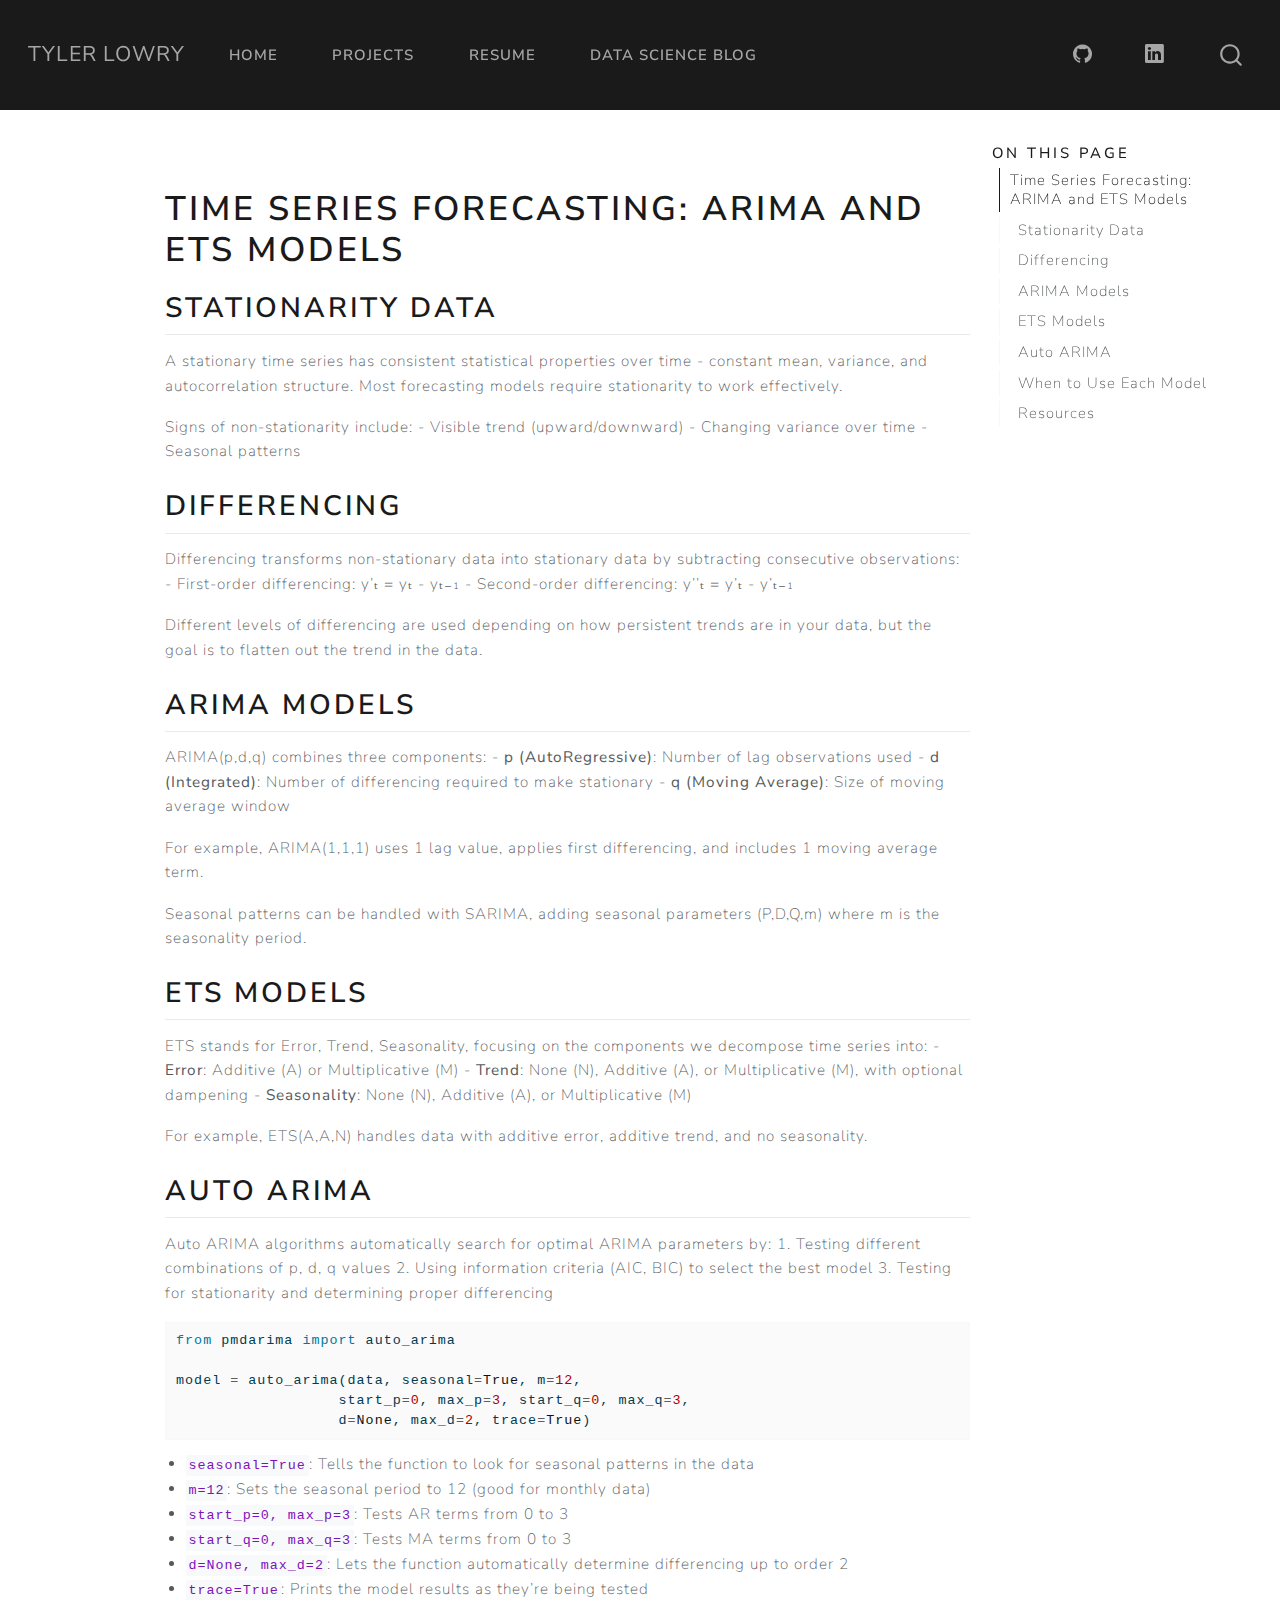
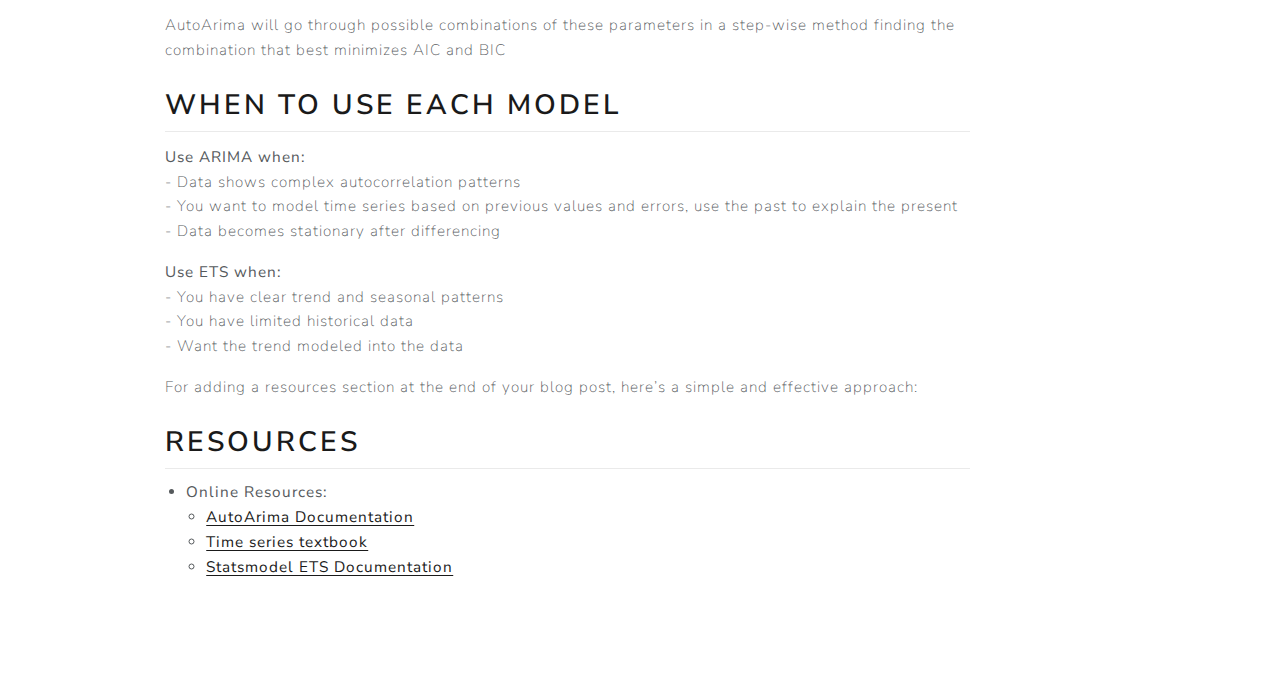
<file: docs/posts/2025-02-21-ts-forecast/index.html>
<!DOCTYPE html>
<html xmlns="http://www.w3.org/1999/xhtml" lang="en" xml:lang="en"><head>

<meta charset="utf-8">
<meta name="generator" content="quarto-1.6.42">

<meta name="viewport" content="width=device-width, initial-scale=1.0, user-scalable=yes">


<title>index – Tyler Lowry</title>
<style>
code{white-space: pre-wrap;}
span.smallcaps{font-variant: small-caps;}
div.columns{display: flex; gap: min(4vw, 1.5em);}
div.column{flex: auto; overflow-x: auto;}
div.hanging-indent{margin-left: 1.5em; text-indent: -1.5em;}
ul.task-list{list-style: none;}
ul.task-list li input[type="checkbox"] {
  width: 0.8em;
  margin: 0 0.8em 0.2em -1em; /* quarto-specific, see https://github.com/quarto-dev/quarto-cli/issues/4556 */ 
  vertical-align: middle;
}
/* CSS for syntax highlighting */
pre > code.sourceCode { white-space: pre; position: relative; }
pre > code.sourceCode > span { line-height: 1.25; }
pre > code.sourceCode > span:empty { height: 1.2em; }
.sourceCode { overflow: visible; }
code.sourceCode > span { color: inherit; text-decoration: inherit; }
div.sourceCode { margin: 1em 0; }
pre.sourceCode { margin: 0; }
@media screen {
div.sourceCode { overflow: auto; }
}
@media print {
pre > code.sourceCode { white-space: pre-wrap; }
pre > code.sourceCode > span { display: inline-block; text-indent: -5em; padding-left: 5em; }
}
pre.numberSource code
  { counter-reset: source-line 0; }
pre.numberSource code > span
  { position: relative; left: -4em; counter-increment: source-line; }
pre.numberSource code > span > a:first-child::before
  { content: counter(source-line);
    position: relative; left: -1em; text-align: right; vertical-align: baseline;
    border: none; display: inline-block;
    -webkit-touch-callout: none; -webkit-user-select: none;
    -khtml-user-select: none; -moz-user-select: none;
    -ms-user-select: none; user-select: none;
    padding: 0 4px; width: 4em;
  }
pre.numberSource { margin-left: 3em;  padding-left: 4px; }
div.sourceCode
  {   }
@media screen {
pre > code.sourceCode > span > a:first-child::before { text-decoration: underline; }
}
</style>


<script src="../../site_libs/quarto-nav/quarto-nav.js"></script>
<script src="../../site_libs/quarto-nav/headroom.min.js"></script>
<script src="../../site_libs/clipboard/clipboard.min.js"></script>
<script src="../../site_libs/quarto-search/autocomplete.umd.js"></script>
<script src="../../site_libs/quarto-search/fuse.min.js"></script>
<script src="../../site_libs/quarto-search/quarto-search.js"></script>
<meta name="quarto:offset" content="../../">
<script src="../../site_libs/quarto-html/quarto.js"></script>
<script src="../../site_libs/quarto-html/popper.min.js"></script>
<script src="../../site_libs/quarto-html/tippy.umd.min.js"></script>
<script src="../../site_libs/quarto-html/anchor.min.js"></script>
<link href="../../site_libs/quarto-html/tippy.css" rel="stylesheet">
<link href="../../site_libs/quarto-html/quarto-syntax-highlighting-2f5df379a58b258e96c21c0638c20c03.css" rel="stylesheet" id="quarto-text-highlighting-styles">
<script src="../../site_libs/bootstrap/bootstrap.min.js"></script>
<link href="../../site_libs/bootstrap/bootstrap-icons.css" rel="stylesheet">
<link href="../../site_libs/bootstrap/bootstrap-4968d28af72d4e5a34172c9bc5ef961b.min.css" rel="stylesheet" append-hash="true" id="quarto-bootstrap" data-mode="light">
<script id="quarto-search-options" type="application/json">{
  "location": "navbar",
  "copy-button": false,
  "collapse-after": 3,
  "panel-placement": "end",
  "type": "overlay",
  "limit": 50,
  "keyboard-shortcut": [
    "f",
    "/",
    "s"
  ],
  "show-item-context": false,
  "language": {
    "search-no-results-text": "No results",
    "search-matching-documents-text": "matching documents",
    "search-copy-link-title": "Copy link to search",
    "search-hide-matches-text": "Hide additional matches",
    "search-more-match-text": "more match in this document",
    "search-more-matches-text": "more matches in this document",
    "search-clear-button-title": "Clear",
    "search-text-placeholder": "",
    "search-detached-cancel-button-title": "Cancel",
    "search-submit-button-title": "Submit",
    "search-label": "Search"
  }
}</script>


<link rel="stylesheet" href="../../styles.css">
</head>

<body class="nav-fixed">

<div id="quarto-search-results"></div>
  <header id="quarto-header" class="headroom fixed-top quarto-banner">
    <nav class="navbar navbar-expand-lg " data-bs-theme="dark">
      <div class="navbar-container container-fluid">
      <div class="navbar-brand-container mx-auto">
    <a class="navbar-brand" href="../../index.html">
    <span class="navbar-title">Tyler Lowry</span>
    </a>
  </div>
            <div id="quarto-search" class="" title="Search"></div>
          <button class="navbar-toggler" type="button" data-bs-toggle="collapse" data-bs-target="#navbarCollapse" aria-controls="navbarCollapse" role="menu" aria-expanded="false" aria-label="Toggle navigation" onclick="if (window.quartoToggleHeadroom) { window.quartoToggleHeadroom(); }">
  <span class="navbar-toggler-icon"></span>
</button>
          <div class="collapse navbar-collapse" id="navbarCollapse">
            <ul class="navbar-nav navbar-nav-scroll me-auto">
  <li class="nav-item">
    <a class="nav-link" href="../../index.html"> 
<span class="menu-text">Home</span></a>
  </li>  
  <li class="nav-item">
    <a class="nav-link" href="../../about.html"> 
<span class="menu-text">Projects</span></a>
  </li>  
  <li class="nav-item">
    <a class="nav-link" href="../../resume.html"> 
<span class="menu-text">Resume</span></a>
  </li>  
  <li class="nav-item">
    <a class="nav-link" href="../../posts.html"> 
<span class="menu-text">Data Science Blog</span></a>
  </li>  
</ul>
            <ul class="navbar-nav navbar-nav-scroll ms-auto">
  <li class="nav-item compact">
    <a class="nav-link" href="https://github.com/tjlowry"> <i class="bi bi-github" role="img">
</i> 
<span class="menu-text"></span></a>
  </li>  
  <li class="nav-item compact">
    <a class="nav-link" href="../../www.linkedin.com/in/tylerj-lowry"> <i class="bi bi-linkedin" role="img">
</i> 
<span class="menu-text"></span></a>
  </li>  
</ul>
          </div> <!-- /navcollapse -->
            <div class="quarto-navbar-tools">
</div>
      </div> <!-- /container-fluid -->
    </nav>
</header>
<!-- content -->
<header id="title-block-header" class="quarto-title-block"></header><div id="quarto-content" class="quarto-container page-columns page-rows-contents page-layout-article page-navbar">
<!-- sidebar -->
<!-- margin-sidebar -->
    <div id="quarto-margin-sidebar" class="sidebar margin-sidebar">
        <nav id="TOC" role="doc-toc" class="toc-active">
    <h2 id="toc-title">On this page</h2>
   
  <ul>
  <li><a href="#time-series-forecasting-arima-and-ets-models" id="toc-time-series-forecasting-arima-and-ets-models" class="nav-link active" data-scroll-target="#time-series-forecasting-arima-and-ets-models">Time Series Forecasting: ARIMA and ETS Models</a>
  <ul class="collapse">
  <li><a href="#stationarity-data" id="toc-stationarity-data" class="nav-link" data-scroll-target="#stationarity-data">Stationarity Data</a></li>
  <li><a href="#differencing" id="toc-differencing" class="nav-link" data-scroll-target="#differencing">Differencing</a></li>
  <li><a href="#arima-models" id="toc-arima-models" class="nav-link" data-scroll-target="#arima-models">ARIMA Models</a></li>
  <li><a href="#ets-models" id="toc-ets-models" class="nav-link" data-scroll-target="#ets-models">ETS Models</a></li>
  <li><a href="#auto-arima" id="toc-auto-arima" class="nav-link" data-scroll-target="#auto-arima">Auto ARIMA</a></li>
  <li><a href="#when-to-use-each-model" id="toc-when-to-use-each-model" class="nav-link" data-scroll-target="#when-to-use-each-model">When to Use Each Model</a></li>
  <li><a href="#resources" id="toc-resources" class="nav-link" data-scroll-target="#resources">Resources</a></li>
  </ul></li>
  </ul>
</nav>
    </div>
<!-- main -->
<main class="content quarto-banner-title-block" id="quarto-document-content">




<section id="time-series-forecasting-arima-and-ets-models" class="level1">
<h1>Time Series Forecasting: ARIMA and ETS Models</h1>
<section id="stationarity-data" class="level2">
<h2 class="anchored" data-anchor-id="stationarity-data">Stationarity Data</h2>
<p>A stationary time series has consistent statistical properties over time - constant mean, variance, and autocorrelation structure. Most forecasting models require stationarity to work effectively.</p>
<p>Signs of non-stationarity include: - Visible trend (upward/downward) - Changing variance over time - Seasonal patterns</p>
</section>
<section id="differencing" class="level2">
<h2 class="anchored" data-anchor-id="differencing">Differencing</h2>
<p>Differencing transforms non-stationary data into stationary data by subtracting consecutive observations: - First-order differencing: y’ₜ = yₜ - yₜ₋₁ - Second-order differencing: y’’ₜ = y’ₜ - y’ₜ₋₁</p>
<p>Different levels of differencing are used depending on how persistent trends are in your data, but the goal is to flatten out the trend in the data.</p>
</section>
<section id="arima-models" class="level2">
<h2 class="anchored" data-anchor-id="arima-models">ARIMA Models</h2>
<p>ARIMA(p,d,q) combines three components: - <strong>p (AutoRegressive)</strong>: Number of lag observations used - <strong>d (Integrated)</strong>: Number of differencing required to make stationary - <strong>q (Moving Average)</strong>: Size of moving average window</p>
<p>For example, ARIMA(1,1,1) uses 1 lag value, applies first differencing, and includes 1 moving average term.</p>
<p>Seasonal patterns can be handled with SARIMA, adding seasonal parameters (P,D,Q,m) where m is the seasonality period.</p>
</section>
<section id="ets-models" class="level2">
<h2 class="anchored" data-anchor-id="ets-models">ETS Models</h2>
<p>ETS stands for Error, Trend, Seasonality, focusing on the components we decompose time series into: - <strong>Error</strong>: Additive (A) or Multiplicative (M) - <strong>Trend</strong>: None (N), Additive (A), or Multiplicative (M), with optional dampening - <strong>Seasonality</strong>: None (N), Additive (A), or Multiplicative (M)</p>
<p>For example, ETS(A,A,N) handles data with additive error, additive trend, and no seasonality.</p>
</section>
<section id="auto-arima" class="level2">
<h2 class="anchored" data-anchor-id="auto-arima">Auto ARIMA</h2>
<p>Auto ARIMA algorithms automatically search for optimal ARIMA parameters by: 1. Testing different combinations of p, d, q values 2. Using information criteria (AIC, BIC) to select the best model 3. Testing for stationarity and determining proper differencing</p>
<div class="sourceCode" id="cb1"><pre class="sourceCode python code-with-copy"><code class="sourceCode python"><span id="cb1-1"><a href="#cb1-1" aria-hidden="true" tabindex="-1"></a><span class="im">from</span> pmdarima <span class="im">import</span> auto_arima</span>
<span id="cb1-2"><a href="#cb1-2" aria-hidden="true" tabindex="-1"></a></span>
<span id="cb1-3"><a href="#cb1-3" aria-hidden="true" tabindex="-1"></a>model <span class="op">=</span> auto_arima(data, seasonal<span class="op">=</span><span class="va">True</span>, m<span class="op">=</span><span class="dv">12</span>,</span>
<span id="cb1-4"><a href="#cb1-4" aria-hidden="true" tabindex="-1"></a>                  start_p<span class="op">=</span><span class="dv">0</span>, max_p<span class="op">=</span><span class="dv">3</span>, start_q<span class="op">=</span><span class="dv">0</span>, max_q<span class="op">=</span><span class="dv">3</span>,</span>
<span id="cb1-5"><a href="#cb1-5" aria-hidden="true" tabindex="-1"></a>                  d<span class="op">=</span><span class="va">None</span>, max_d<span class="op">=</span><span class="dv">2</span>, trace<span class="op">=</span><span class="va">True</span>)</span></code><button title="Copy to Clipboard" class="code-copy-button"><i class="bi"></i></button></pre></div>
<ul>
<li><code>seasonal=True</code>: Tells the function to look for seasonal patterns in the data</li>
<li><code>m=12</code>: Sets the seasonal period to 12 (good for monthly data)</li>
<li><code>start_p=0, max_p=3</code>: Tests AR terms from 0 to 3</li>
<li><code>start_q=0, max_q=3</code>: Tests MA terms from 0 to 3</li>
<li><code>d=None, max_d=2</code>: Lets the function automatically determine differencing up to order 2</li>
<li><code>trace=True</code>: Prints the model results as they’re being tested</li>
</ul>
<p>AutoArima will go through possible combinations of these parameters in a step-wise method finding the combination that best minimizes AIC and BIC</p>
</section>
<section id="when-to-use-each-model" class="level2">
<h2 class="anchored" data-anchor-id="when-to-use-each-model">When to Use Each Model</h2>
<p><strong>Use ARIMA when:</strong><br> - Data shows complex autocorrelation patterns<br> - You want to model time series based on previous values and errors, use the past to explain the present<br> - Data becomes stationary after differencing<br></p>
<p><strong>Use ETS when:</strong><br> - You have clear trend and seasonal patterns<br> - You have limited historical data<br> - Want the trend modeled into the data<br></p>
<p>For adding a resources section at the end of your blog post, here’s a simple and effective approach:</p>
</section>
<section id="resources" class="level2">
<h2 class="anchored" data-anchor-id="resources">Resources</h2>
<ul>
<li><strong>Online Resources:</strong>
<ul>
<li><a href="https://alkaline-ml.com/pmdarima/modules/generated/pmdarima.arima.auto_arima.html">AutoArima Documentation</a></li>
<li><a href="https://otexts.com/fpp2/arima-r.html">Time series textbook</a></li>
<li><a href="https://www.statsmodels.org/dev/examples/notebooks/generated/ets.html">Statsmodel ETS Documentation</a></li>
</ul></li>
</ul>


</section>
</section>

</main> <!-- /main -->
<script id="quarto-html-after-body" type="application/javascript">
window.document.addEventListener("DOMContentLoaded", function (event) {
  const toggleBodyColorMode = (bsSheetEl) => {
    const mode = bsSheetEl.getAttribute("data-mode");
    const bodyEl = window.document.querySelector("body");
    if (mode === "dark") {
      bodyEl.classList.add("quarto-dark");
      bodyEl.classList.remove("quarto-light");
    } else {
      bodyEl.classList.add("quarto-light");
      bodyEl.classList.remove("quarto-dark");
    }
  }
  const toggleBodyColorPrimary = () => {
    const bsSheetEl = window.document.querySelector("link#quarto-bootstrap");
    if (bsSheetEl) {
      toggleBodyColorMode(bsSheetEl);
    }
  }
  toggleBodyColorPrimary();  
  const icon = "";
  const anchorJS = new window.AnchorJS();
  anchorJS.options = {
    placement: 'right',
    icon: icon
  };
  anchorJS.add('.anchored');
  const isCodeAnnotation = (el) => {
    for (const clz of el.classList) {
      if (clz.startsWith('code-annotation-')) {                     
        return true;
      }
    }
    return false;
  }
  const onCopySuccess = function(e) {
    // button target
    const button = e.trigger;
    // don't keep focus
    button.blur();
    // flash "checked"
    button.classList.add('code-copy-button-checked');
    var currentTitle = button.getAttribute("title");
    button.setAttribute("title", "Copied!");
    let tooltip;
    if (window.bootstrap) {
      button.setAttribute("data-bs-toggle", "tooltip");
      button.setAttribute("data-bs-placement", "left");
      button.setAttribute("data-bs-title", "Copied!");
      tooltip = new bootstrap.Tooltip(button, 
        { trigger: "manual", 
          customClass: "code-copy-button-tooltip",
          offset: [0, -8]});
      tooltip.show();    
    }
    setTimeout(function() {
      if (tooltip) {
        tooltip.hide();
        button.removeAttribute("data-bs-title");
        button.removeAttribute("data-bs-toggle");
        button.removeAttribute("data-bs-placement");
      }
      button.setAttribute("title", currentTitle);
      button.classList.remove('code-copy-button-checked');
    }, 1000);
    // clear code selection
    e.clearSelection();
  }
  const getTextToCopy = function(trigger) {
      const codeEl = trigger.previousElementSibling.cloneNode(true);
      for (const childEl of codeEl.children) {
        if (isCodeAnnotation(childEl)) {
          childEl.remove();
        }
      }
      return codeEl.innerText;
  }
  const clipboard = new window.ClipboardJS('.code-copy-button:not([data-in-quarto-modal])', {
    text: getTextToCopy
  });
  clipboard.on('success', onCopySuccess);
  if (window.document.getElementById('quarto-embedded-source-code-modal')) {
    const clipboardModal = new window.ClipboardJS('.code-copy-button[data-in-quarto-modal]', {
      text: getTextToCopy,
      container: window.document.getElementById('quarto-embedded-source-code-modal')
    });
    clipboardModal.on('success', onCopySuccess);
  }
    var localhostRegex = new RegExp(/^(?:http|https):\/\/localhost\:?[0-9]*\//);
    var mailtoRegex = new RegExp(/^mailto:/);
      var filterRegex = new RegExp('/' + window.location.host + '/');
    var isInternal = (href) => {
        return filterRegex.test(href) || localhostRegex.test(href) || mailtoRegex.test(href);
    }
    // Inspect non-navigation links and adorn them if external
 	var links = window.document.querySelectorAll('a[href]:not(.nav-link):not(.navbar-brand):not(.toc-action):not(.sidebar-link):not(.sidebar-item-toggle):not(.pagination-link):not(.no-external):not([aria-hidden]):not(.dropdown-item):not(.quarto-navigation-tool):not(.about-link)');
    for (var i=0; i<links.length; i++) {
      const link = links[i];
      if (!isInternal(link.href)) {
        // undo the damage that might have been done by quarto-nav.js in the case of
        // links that we want to consider external
        if (link.dataset.originalHref !== undefined) {
          link.href = link.dataset.originalHref;
        }
      }
    }
  function tippyHover(el, contentFn, onTriggerFn, onUntriggerFn) {
    const config = {
      allowHTML: true,
      maxWidth: 500,
      delay: 100,
      arrow: false,
      appendTo: function(el) {
          return el.parentElement;
      },
      interactive: true,
      interactiveBorder: 10,
      theme: 'quarto',
      placement: 'bottom-start',
    };
    if (contentFn) {
      config.content = contentFn;
    }
    if (onTriggerFn) {
      config.onTrigger = onTriggerFn;
    }
    if (onUntriggerFn) {
      config.onUntrigger = onUntriggerFn;
    }
    window.tippy(el, config); 
  }
  const noterefs = window.document.querySelectorAll('a[role="doc-noteref"]');
  for (var i=0; i<noterefs.length; i++) {
    const ref = noterefs[i];
    tippyHover(ref, function() {
      // use id or data attribute instead here
      let href = ref.getAttribute('data-footnote-href') || ref.getAttribute('href');
      try { href = new URL(href).hash; } catch {}
      const id = href.replace(/^#\/?/, "");
      const note = window.document.getElementById(id);
      if (note) {
        return note.innerHTML;
      } else {
        return "";
      }
    });
  }
  const xrefs = window.document.querySelectorAll('a.quarto-xref');
  const processXRef = (id, note) => {
    // Strip column container classes
    const stripColumnClz = (el) => {
      el.classList.remove("page-full", "page-columns");
      if (el.children) {
        for (const child of el.children) {
          stripColumnClz(child);
        }
      }
    }
    stripColumnClz(note)
    if (id === null || id.startsWith('sec-')) {
      // Special case sections, only their first couple elements
      const container = document.createElement("div");
      if (note.children && note.children.length > 2) {
        container.appendChild(note.children[0].cloneNode(true));
        for (let i = 1; i < note.children.length; i++) {
          const child = note.children[i];
          if (child.tagName === "P" && child.innerText === "") {
            continue;
          } else {
            container.appendChild(child.cloneNode(true));
            break;
          }
        }
        if (window.Quarto?.typesetMath) {
          window.Quarto.typesetMath(container);
        }
        return container.innerHTML
      } else {
        if (window.Quarto?.typesetMath) {
          window.Quarto.typesetMath(note);
        }
        return note.innerHTML;
      }
    } else {
      // Remove any anchor links if they are present
      const anchorLink = note.querySelector('a.anchorjs-link');
      if (anchorLink) {
        anchorLink.remove();
      }
      if (window.Quarto?.typesetMath) {
        window.Quarto.typesetMath(note);
      }
      if (note.classList.contains("callout")) {
        return note.outerHTML;
      } else {
        return note.innerHTML;
      }
    }
  }
  for (var i=0; i<xrefs.length; i++) {
    const xref = xrefs[i];
    tippyHover(xref, undefined, function(instance) {
      instance.disable();
      let url = xref.getAttribute('href');
      let hash = undefined; 
      if (url.startsWith('#')) {
        hash = url;
      } else {
        try { hash = new URL(url).hash; } catch {}
      }
      if (hash) {
        const id = hash.replace(/^#\/?/, "");
        const note = window.document.getElementById(id);
        if (note !== null) {
          try {
            const html = processXRef(id, note.cloneNode(true));
            instance.setContent(html);
          } finally {
            instance.enable();
            instance.show();
          }
        } else {
          // See if we can fetch this
          fetch(url.split('#')[0])
          .then(res => res.text())
          .then(html => {
            const parser = new DOMParser();
            const htmlDoc = parser.parseFromString(html, "text/html");
            const note = htmlDoc.getElementById(id);
            if (note !== null) {
              const html = processXRef(id, note);
              instance.setContent(html);
            } 
          }).finally(() => {
            instance.enable();
            instance.show();
          });
        }
      } else {
        // See if we can fetch a full url (with no hash to target)
        // This is a special case and we should probably do some content thinning / targeting
        fetch(url)
        .then(res => res.text())
        .then(html => {
          const parser = new DOMParser();
          const htmlDoc = parser.parseFromString(html, "text/html");
          const note = htmlDoc.querySelector('main.content');
          if (note !== null) {
            // This should only happen for chapter cross references
            // (since there is no id in the URL)
            // remove the first header
            if (note.children.length > 0 && note.children[0].tagName === "HEADER") {
              note.children[0].remove();
            }
            const html = processXRef(null, note);
            instance.setContent(html);
          } 
        }).finally(() => {
          instance.enable();
          instance.show();
        });
      }
    }, function(instance) {
    });
  }
      let selectedAnnoteEl;
      const selectorForAnnotation = ( cell, annotation) => {
        let cellAttr = 'data-code-cell="' + cell + '"';
        let lineAttr = 'data-code-annotation="' +  annotation + '"';
        const selector = 'span[' + cellAttr + '][' + lineAttr + ']';
        return selector;
      }
      const selectCodeLines = (annoteEl) => {
        const doc = window.document;
        const targetCell = annoteEl.getAttribute("data-target-cell");
        const targetAnnotation = annoteEl.getAttribute("data-target-annotation");
        const annoteSpan = window.document.querySelector(selectorForAnnotation(targetCell, targetAnnotation));
        const lines = annoteSpan.getAttribute("data-code-lines").split(",");
        const lineIds = lines.map((line) => {
          return targetCell + "-" + line;
        })
        let top = null;
        let height = null;
        let parent = null;
        if (lineIds.length > 0) {
            //compute the position of the single el (top and bottom and make a div)
            const el = window.document.getElementById(lineIds[0]);
            top = el.offsetTop;
            height = el.offsetHeight;
            parent = el.parentElement.parentElement;
          if (lineIds.length > 1) {
            const lastEl = window.document.getElementById(lineIds[lineIds.length - 1]);
            const bottom = lastEl.offsetTop + lastEl.offsetHeight;
            height = bottom - top;
          }
          if (top !== null && height !== null && parent !== null) {
            // cook up a div (if necessary) and position it 
            let div = window.document.getElementById("code-annotation-line-highlight");
            if (div === null) {
              div = window.document.createElement("div");
              div.setAttribute("id", "code-annotation-line-highlight");
              div.style.position = 'absolute';
              parent.appendChild(div);
            }
            div.style.top = top - 2 + "px";
            div.style.height = height + 4 + "px";
            div.style.left = 0;
            let gutterDiv = window.document.getElementById("code-annotation-line-highlight-gutter");
            if (gutterDiv === null) {
              gutterDiv = window.document.createElement("div");
              gutterDiv.setAttribute("id", "code-annotation-line-highlight-gutter");
              gutterDiv.style.position = 'absolute';
              const codeCell = window.document.getElementById(targetCell);
              const gutter = codeCell.querySelector('.code-annotation-gutter');
              gutter.appendChild(gutterDiv);
            }
            gutterDiv.style.top = top - 2 + "px";
            gutterDiv.style.height = height + 4 + "px";
          }
          selectedAnnoteEl = annoteEl;
        }
      };
      const unselectCodeLines = () => {
        const elementsIds = ["code-annotation-line-highlight", "code-annotation-line-highlight-gutter"];
        elementsIds.forEach((elId) => {
          const div = window.document.getElementById(elId);
          if (div) {
            div.remove();
          }
        });
        selectedAnnoteEl = undefined;
      };
        // Handle positioning of the toggle
    window.addEventListener(
      "resize",
      throttle(() => {
        elRect = undefined;
        if (selectedAnnoteEl) {
          selectCodeLines(selectedAnnoteEl);
        }
      }, 10)
    );
    function throttle(fn, ms) {
    let throttle = false;
    let timer;
      return (...args) => {
        if(!throttle) { // first call gets through
            fn.apply(this, args);
            throttle = true;
        } else { // all the others get throttled
            if(timer) clearTimeout(timer); // cancel #2
            timer = setTimeout(() => {
              fn.apply(this, args);
              timer = throttle = false;
            }, ms);
        }
      };
    }
      // Attach click handler to the DT
      const annoteDls = window.document.querySelectorAll('dt[data-target-cell]');
      for (const annoteDlNode of annoteDls) {
        annoteDlNode.addEventListener('click', (event) => {
          const clickedEl = event.target;
          if (clickedEl !== selectedAnnoteEl) {
            unselectCodeLines();
            const activeEl = window.document.querySelector('dt[data-target-cell].code-annotation-active');
            if (activeEl) {
              activeEl.classList.remove('code-annotation-active');
            }
            selectCodeLines(clickedEl);
            clickedEl.classList.add('code-annotation-active');
          } else {
            // Unselect the line
            unselectCodeLines();
            clickedEl.classList.remove('code-annotation-active');
          }
        });
      }
  const findCites = (el) => {
    const parentEl = el.parentElement;
    if (parentEl) {
      const cites = parentEl.dataset.cites;
      if (cites) {
        return {
          el,
          cites: cites.split(' ')
        };
      } else {
        return findCites(el.parentElement)
      }
    } else {
      return undefined;
    }
  };
  var bibliorefs = window.document.querySelectorAll('a[role="doc-biblioref"]');
  for (var i=0; i<bibliorefs.length; i++) {
    const ref = bibliorefs[i];
    const citeInfo = findCites(ref);
    if (citeInfo) {
      tippyHover(citeInfo.el, function() {
        var popup = window.document.createElement('div');
        citeInfo.cites.forEach(function(cite) {
          var citeDiv = window.document.createElement('div');
          citeDiv.classList.add('hanging-indent');
          citeDiv.classList.add('csl-entry');
          var biblioDiv = window.document.getElementById('ref-' + cite);
          if (biblioDiv) {
            citeDiv.innerHTML = biblioDiv.innerHTML;
          }
          popup.appendChild(citeDiv);
        });
        return popup.innerHTML;
      });
    }
  }
});
</script>
</div> <!-- /content -->




</body></html>
</file>
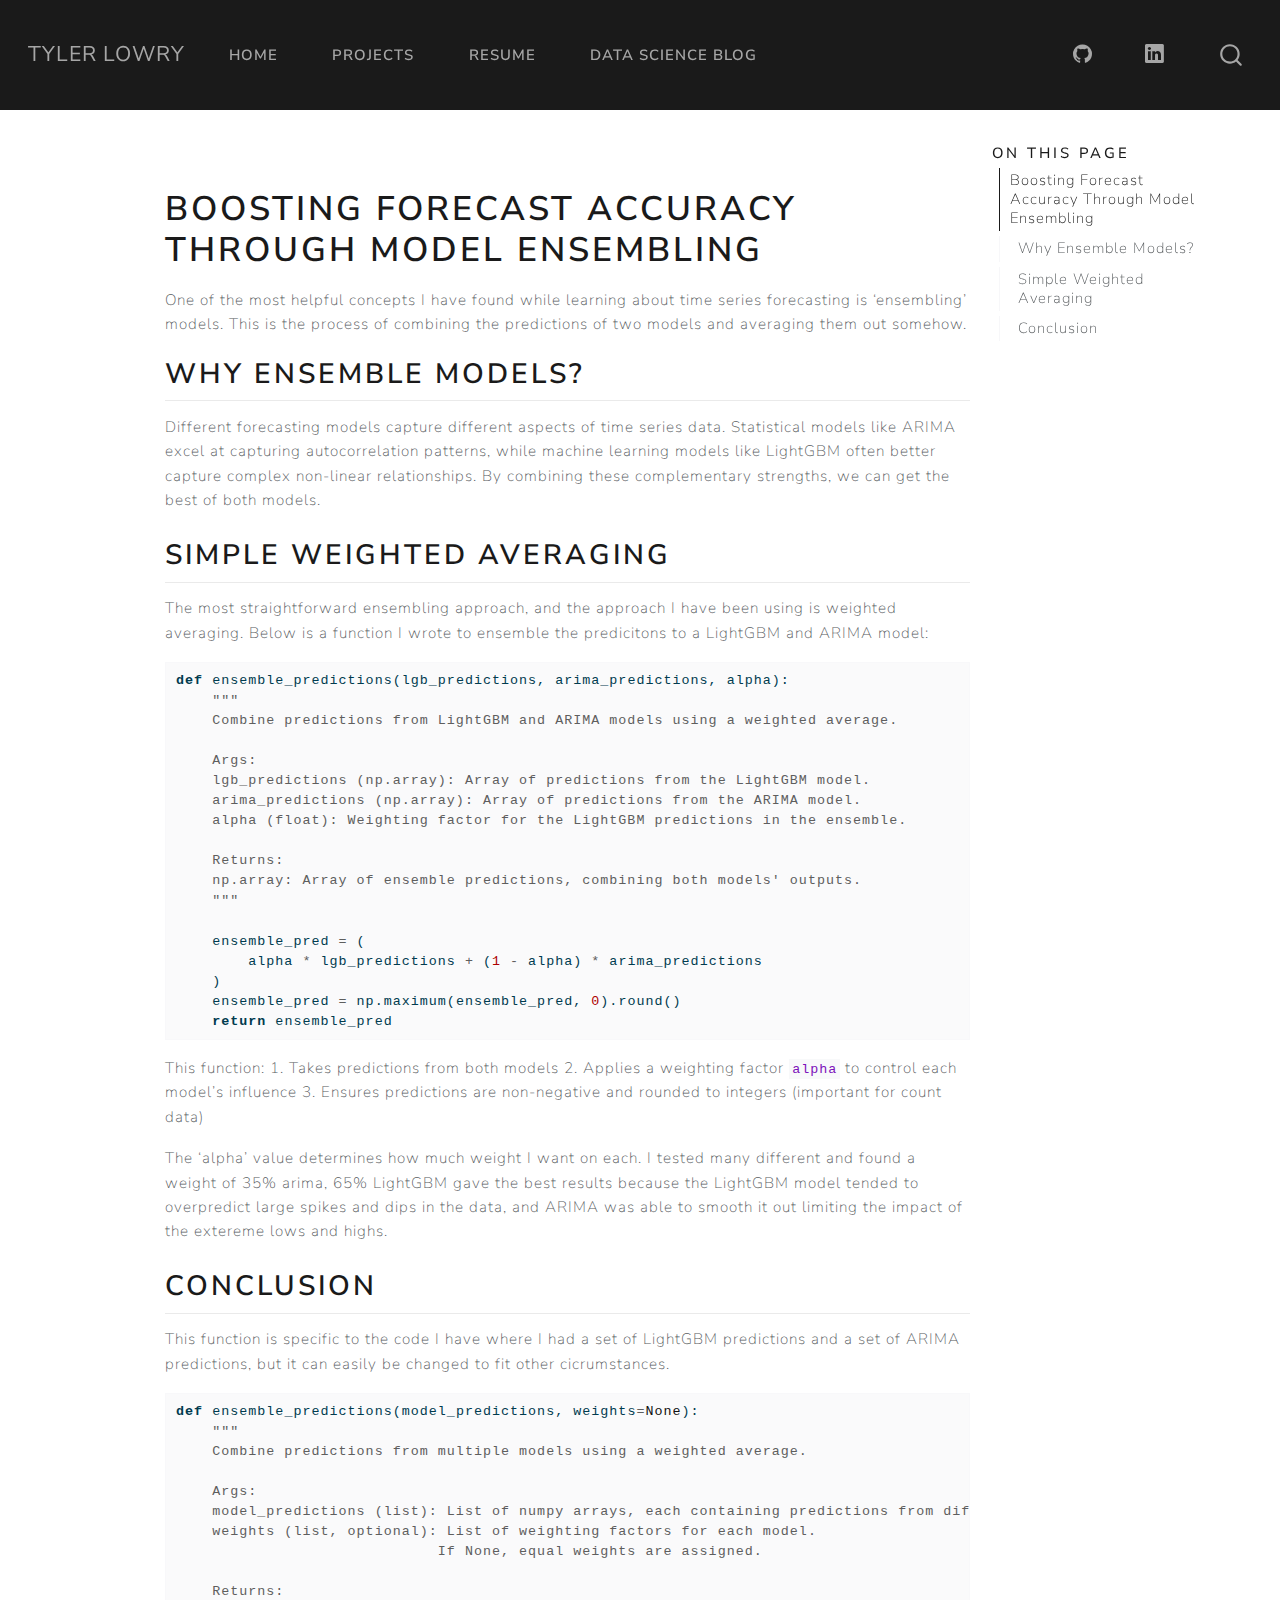
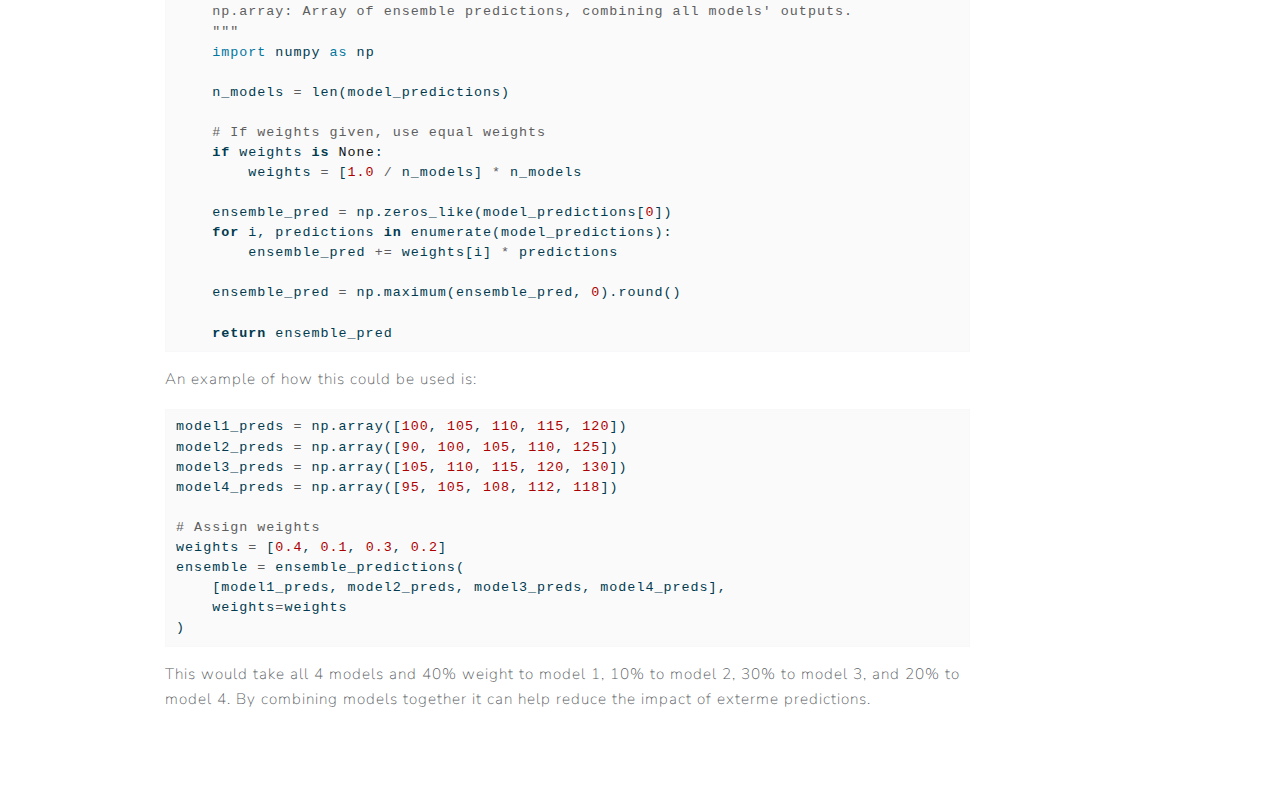
<file: docs/posts/2025-03-17-ensembling-models/index.html>
<!DOCTYPE html>
<html xmlns="http://www.w3.org/1999/xhtml" lang="en" xml:lang="en"><head>

<meta charset="utf-8">
<meta name="generator" content="quarto-1.6.42">

<meta name="viewport" content="width=device-width, initial-scale=1.0, user-scalable=yes">


<title>index – Tyler Lowry</title>
<style>
code{white-space: pre-wrap;}
span.smallcaps{font-variant: small-caps;}
div.columns{display: flex; gap: min(4vw, 1.5em);}
div.column{flex: auto; overflow-x: auto;}
div.hanging-indent{margin-left: 1.5em; text-indent: -1.5em;}
ul.task-list{list-style: none;}
ul.task-list li input[type="checkbox"] {
  width: 0.8em;
  margin: 0 0.8em 0.2em -1em; /* quarto-specific, see https://github.com/quarto-dev/quarto-cli/issues/4556 */ 
  vertical-align: middle;
}
/* CSS for syntax highlighting */
pre > code.sourceCode { white-space: pre; position: relative; }
pre > code.sourceCode > span { line-height: 1.25; }
pre > code.sourceCode > span:empty { height: 1.2em; }
.sourceCode { overflow: visible; }
code.sourceCode > span { color: inherit; text-decoration: inherit; }
div.sourceCode { margin: 1em 0; }
pre.sourceCode { margin: 0; }
@media screen {
div.sourceCode { overflow: auto; }
}
@media print {
pre > code.sourceCode { white-space: pre-wrap; }
pre > code.sourceCode > span { display: inline-block; text-indent: -5em; padding-left: 5em; }
}
pre.numberSource code
  { counter-reset: source-line 0; }
pre.numberSource code > span
  { position: relative; left: -4em; counter-increment: source-line; }
pre.numberSource code > span > a:first-child::before
  { content: counter(source-line);
    position: relative; left: -1em; text-align: right; vertical-align: baseline;
    border: none; display: inline-block;
    -webkit-touch-callout: none; -webkit-user-select: none;
    -khtml-user-select: none; -moz-user-select: none;
    -ms-user-select: none; user-select: none;
    padding: 0 4px; width: 4em;
  }
pre.numberSource { margin-left: 3em;  padding-left: 4px; }
div.sourceCode
  {   }
@media screen {
pre > code.sourceCode > span > a:first-child::before { text-decoration: underline; }
}
</style>


<script src="../../site_libs/quarto-nav/quarto-nav.js"></script>
<script src="../../site_libs/quarto-nav/headroom.min.js"></script>
<script src="../../site_libs/clipboard/clipboard.min.js"></script>
<script src="../../site_libs/quarto-search/autocomplete.umd.js"></script>
<script src="../../site_libs/quarto-search/fuse.min.js"></script>
<script src="../../site_libs/quarto-search/quarto-search.js"></script>
<meta name="quarto:offset" content="../../">
<script src="../../site_libs/quarto-html/quarto.js"></script>
<script src="../../site_libs/quarto-html/popper.min.js"></script>
<script src="../../site_libs/quarto-html/tippy.umd.min.js"></script>
<script src="../../site_libs/quarto-html/anchor.min.js"></script>
<link href="../../site_libs/quarto-html/tippy.css" rel="stylesheet">
<link href="../../site_libs/quarto-html/quarto-syntax-highlighting-2f5df379a58b258e96c21c0638c20c03.css" rel="stylesheet" id="quarto-text-highlighting-styles">
<script src="../../site_libs/bootstrap/bootstrap.min.js"></script>
<link href="../../site_libs/bootstrap/bootstrap-icons.css" rel="stylesheet">
<link href="../../site_libs/bootstrap/bootstrap-4968d28af72d4e5a34172c9bc5ef961b.min.css" rel="stylesheet" append-hash="true" id="quarto-bootstrap" data-mode="light">
<script id="quarto-search-options" type="application/json">{
  "location": "navbar",
  "copy-button": false,
  "collapse-after": 3,
  "panel-placement": "end",
  "type": "overlay",
  "limit": 50,
  "keyboard-shortcut": [
    "f",
    "/",
    "s"
  ],
  "show-item-context": false,
  "language": {
    "search-no-results-text": "No results",
    "search-matching-documents-text": "matching documents",
    "search-copy-link-title": "Copy link to search",
    "search-hide-matches-text": "Hide additional matches",
    "search-more-match-text": "more match in this document",
    "search-more-matches-text": "more matches in this document",
    "search-clear-button-title": "Clear",
    "search-text-placeholder": "",
    "search-detached-cancel-button-title": "Cancel",
    "search-submit-button-title": "Submit",
    "search-label": "Search"
  }
}</script>


<link rel="stylesheet" href="../../styles.css">
</head>

<body class="nav-fixed">

<div id="quarto-search-results"></div>
  <header id="quarto-header" class="headroom fixed-top quarto-banner">
    <nav class="navbar navbar-expand-lg " data-bs-theme="dark">
      <div class="navbar-container container-fluid">
      <div class="navbar-brand-container mx-auto">
    <a class="navbar-brand" href="../../index.html">
    <span class="navbar-title">Tyler Lowry</span>
    </a>
  </div>
            <div id="quarto-search" class="" title="Search"></div>
          <button class="navbar-toggler" type="button" data-bs-toggle="collapse" data-bs-target="#navbarCollapse" aria-controls="navbarCollapse" role="menu" aria-expanded="false" aria-label="Toggle navigation" onclick="if (window.quartoToggleHeadroom) { window.quartoToggleHeadroom(); }">
  <span class="navbar-toggler-icon"></span>
</button>
          <div class="collapse navbar-collapse" id="navbarCollapse">
            <ul class="navbar-nav navbar-nav-scroll me-auto">
  <li class="nav-item">
    <a class="nav-link" href="../../index.html"> 
<span class="menu-text">Home</span></a>
  </li>  
  <li class="nav-item">
    <a class="nav-link" href="../../about.html"> 
<span class="menu-text">Projects</span></a>
  </li>  
  <li class="nav-item">
    <a class="nav-link" href="../../resume.html"> 
<span class="menu-text">Resume</span></a>
  </li>  
  <li class="nav-item">
    <a class="nav-link" href="../../posts.html"> 
<span class="menu-text">Data Science Blog</span></a>
  </li>  
</ul>
            <ul class="navbar-nav navbar-nav-scroll ms-auto">
  <li class="nav-item compact">
    <a class="nav-link" href="https://github.com/tjlowry"> <i class="bi bi-github" role="img">
</i> 
<span class="menu-text"></span></a>
  </li>  
  <li class="nav-item compact">
    <a class="nav-link" href="../../www.linkedin.com/in/tylerj-lowry"> <i class="bi bi-linkedin" role="img">
</i> 
<span class="menu-text"></span></a>
  </li>  
</ul>
          </div> <!-- /navcollapse -->
            <div class="quarto-navbar-tools">
</div>
      </div> <!-- /container-fluid -->
    </nav>
</header>
<!-- content -->
<header id="title-block-header" class="quarto-title-block"></header><div id="quarto-content" class="quarto-container page-columns page-rows-contents page-layout-article page-navbar">
<!-- sidebar -->
<!-- margin-sidebar -->
    <div id="quarto-margin-sidebar" class="sidebar margin-sidebar">
        <nav id="TOC" role="doc-toc" class="toc-active">
    <h2 id="toc-title">On this page</h2>
   
  <ul>
  <li><a href="#boosting-forecast-accuracy-through-model-ensembling" id="toc-boosting-forecast-accuracy-through-model-ensembling" class="nav-link active" data-scroll-target="#boosting-forecast-accuracy-through-model-ensembling">Boosting Forecast Accuracy Through Model Ensembling</a>
  <ul class="collapse">
  <li><a href="#why-ensemble-models" id="toc-why-ensemble-models" class="nav-link" data-scroll-target="#why-ensemble-models">Why Ensemble Models?</a></li>
  <li><a href="#simple-weighted-averaging" id="toc-simple-weighted-averaging" class="nav-link" data-scroll-target="#simple-weighted-averaging">Simple Weighted Averaging</a></li>
  <li><a href="#conclusion" id="toc-conclusion" class="nav-link" data-scroll-target="#conclusion">Conclusion</a></li>
  </ul></li>
  </ul>
</nav>
    </div>
<!-- main -->
<main class="content quarto-banner-title-block" id="quarto-document-content">




<section id="boosting-forecast-accuracy-through-model-ensembling" class="level1">
<h1>Boosting Forecast Accuracy Through Model Ensembling</h1>
<p>One of the most helpful concepts I have found while learning about time series forecasting is ‘ensembling’ models. This is the process of combining the predictions of two models and averaging them out somehow.</p>
<section id="why-ensemble-models" class="level2">
<h2 class="anchored" data-anchor-id="why-ensemble-models">Why Ensemble Models?</h2>
<p>Different forecasting models capture different aspects of time series data. Statistical models like ARIMA excel at capturing autocorrelation patterns, while machine learning models like LightGBM often better capture complex non-linear relationships. By combining these complementary strengths, we can get the best of both models.</p>
</section>
<section id="simple-weighted-averaging" class="level2">
<h2 class="anchored" data-anchor-id="simple-weighted-averaging">Simple Weighted Averaging</h2>
<p>The most straightforward ensembling approach, and the approach I have been using is weighted averaging. Below is a function I wrote to ensemble the predicitons to a LightGBM and ARIMA model:</p>
<div class="sourceCode" id="cb1"><pre class="sourceCode python code-with-copy"><code class="sourceCode python"><span id="cb1-1"><a href="#cb1-1" aria-hidden="true" tabindex="-1"></a><span class="kw">def</span> ensemble_predictions(lgb_predictions, arima_predictions, alpha):</span>
<span id="cb1-2"><a href="#cb1-2" aria-hidden="true" tabindex="-1"></a>    <span class="co">"""</span></span>
<span id="cb1-3"><a href="#cb1-3" aria-hidden="true" tabindex="-1"></a><span class="co">    Combine predictions from LightGBM and ARIMA models using a weighted average.</span></span>
<span id="cb1-4"><a href="#cb1-4" aria-hidden="true" tabindex="-1"></a></span>
<span id="cb1-5"><a href="#cb1-5" aria-hidden="true" tabindex="-1"></a><span class="co">    Args:</span></span>
<span id="cb1-6"><a href="#cb1-6" aria-hidden="true" tabindex="-1"></a><span class="co">    lgb_predictions (np.array): Array of predictions from the LightGBM model.</span></span>
<span id="cb1-7"><a href="#cb1-7" aria-hidden="true" tabindex="-1"></a><span class="co">    arima_predictions (np.array): Array of predictions from the ARIMA model.</span></span>
<span id="cb1-8"><a href="#cb1-8" aria-hidden="true" tabindex="-1"></a><span class="co">    alpha (float): Weighting factor for the LightGBM predictions in the ensemble.</span></span>
<span id="cb1-9"><a href="#cb1-9" aria-hidden="true" tabindex="-1"></a></span>
<span id="cb1-10"><a href="#cb1-10" aria-hidden="true" tabindex="-1"></a><span class="co">    Returns:</span></span>
<span id="cb1-11"><a href="#cb1-11" aria-hidden="true" tabindex="-1"></a><span class="co">    np.array: Array of ensemble predictions, combining both models' outputs.</span></span>
<span id="cb1-12"><a href="#cb1-12" aria-hidden="true" tabindex="-1"></a><span class="co">    """</span></span>
<span id="cb1-13"><a href="#cb1-13" aria-hidden="true" tabindex="-1"></a></span>
<span id="cb1-14"><a href="#cb1-14" aria-hidden="true" tabindex="-1"></a>    ensemble_pred <span class="op">=</span> (</span>
<span id="cb1-15"><a href="#cb1-15" aria-hidden="true" tabindex="-1"></a>        alpha <span class="op">*</span> lgb_predictions <span class="op">+</span> (<span class="dv">1</span> <span class="op">-</span> alpha) <span class="op">*</span> arima_predictions</span>
<span id="cb1-16"><a href="#cb1-16" aria-hidden="true" tabindex="-1"></a>    )</span>
<span id="cb1-17"><a href="#cb1-17" aria-hidden="true" tabindex="-1"></a>    ensemble_pred <span class="op">=</span> np.maximum(ensemble_pred, <span class="dv">0</span>).<span class="bu">round</span>()</span>
<span id="cb1-18"><a href="#cb1-18" aria-hidden="true" tabindex="-1"></a>    <span class="cf">return</span> ensemble_pred</span></code><button title="Copy to Clipboard" class="code-copy-button"><i class="bi"></i></button></pre></div>
<p>This function: 1. Takes predictions from both models 2. Applies a weighting factor <code>alpha</code> to control each model’s influence 3. Ensures predictions are non-negative and rounded to integers (important for count data)</p>
<p>The ‘alpha’ value determines how much weight I want on each. I tested many different and found a weight of 35% arima, 65% LightGBM gave the best results because the LightGBM model tended to overpredict large spikes and dips in the data, and ARIMA was able to smooth it out limiting the impact of the extereme lows and highs.</p>
</section>
<section id="conclusion" class="level2">
<h2 class="anchored" data-anchor-id="conclusion">Conclusion</h2>
<p>This function is specific to the code I have where I had a set of LightGBM predictions and a set of ARIMA predictions, but it can easily be changed to fit other cicrumstances.</p>
<div class="sourceCode" id="cb2"><pre class="sourceCode python code-with-copy"><code class="sourceCode python"><span id="cb2-1"><a href="#cb2-1" aria-hidden="true" tabindex="-1"></a><span class="kw">def</span> ensemble_predictions(model_predictions, weights<span class="op">=</span><span class="va">None</span>):</span>
<span id="cb2-2"><a href="#cb2-2" aria-hidden="true" tabindex="-1"></a>    <span class="co">"""</span></span>
<span id="cb2-3"><a href="#cb2-3" aria-hidden="true" tabindex="-1"></a><span class="co">    Combine predictions from multiple models using a weighted average.</span></span>
<span id="cb2-4"><a href="#cb2-4" aria-hidden="true" tabindex="-1"></a></span>
<span id="cb2-5"><a href="#cb2-5" aria-hidden="true" tabindex="-1"></a><span class="co">    Args:</span></span>
<span id="cb2-6"><a href="#cb2-6" aria-hidden="true" tabindex="-1"></a><span class="co">    model_predictions (list): List of numpy arrays, each containing predictions from different models.</span></span>
<span id="cb2-7"><a href="#cb2-7" aria-hidden="true" tabindex="-1"></a><span class="co">    weights (list, optional): List of weighting factors for each model. </span></span>
<span id="cb2-8"><a href="#cb2-8" aria-hidden="true" tabindex="-1"></a><span class="co">                             If None, equal weights are assigned.</span></span>
<span id="cb2-9"><a href="#cb2-9" aria-hidden="true" tabindex="-1"></a></span>
<span id="cb2-10"><a href="#cb2-10" aria-hidden="true" tabindex="-1"></a><span class="co">    Returns:</span></span>
<span id="cb2-11"><a href="#cb2-11" aria-hidden="true" tabindex="-1"></a><span class="co">    np.array: Array of ensemble predictions, combining all models' outputs.</span></span>
<span id="cb2-12"><a href="#cb2-12" aria-hidden="true" tabindex="-1"></a><span class="co">    """</span></span>
<span id="cb2-13"><a href="#cb2-13" aria-hidden="true" tabindex="-1"></a>    <span class="im">import</span> numpy <span class="im">as</span> np</span>
<span id="cb2-14"><a href="#cb2-14" aria-hidden="true" tabindex="-1"></a>    </span>
<span id="cb2-15"><a href="#cb2-15" aria-hidden="true" tabindex="-1"></a>    n_models <span class="op">=</span> <span class="bu">len</span>(model_predictions)</span>
<span id="cb2-16"><a href="#cb2-16" aria-hidden="true" tabindex="-1"></a>    </span>
<span id="cb2-17"><a href="#cb2-17" aria-hidden="true" tabindex="-1"></a>    <span class="co"># If weights given, use equal weights</span></span>
<span id="cb2-18"><a href="#cb2-18" aria-hidden="true" tabindex="-1"></a>    <span class="cf">if</span> weights <span class="kw">is</span> <span class="va">None</span>:</span>
<span id="cb2-19"><a href="#cb2-19" aria-hidden="true" tabindex="-1"></a>        weights <span class="op">=</span> [<span class="fl">1.0</span> <span class="op">/</span> n_models] <span class="op">*</span> n_models</span>
<span id="cb2-20"><a href="#cb2-20" aria-hidden="true" tabindex="-1"></a>    </span>
<span id="cb2-21"><a href="#cb2-21" aria-hidden="true" tabindex="-1"></a>    ensemble_pred <span class="op">=</span> np.zeros_like(model_predictions[<span class="dv">0</span>])</span>
<span id="cb2-22"><a href="#cb2-22" aria-hidden="true" tabindex="-1"></a>    <span class="cf">for</span> i, predictions <span class="kw">in</span> <span class="bu">enumerate</span>(model_predictions):</span>
<span id="cb2-23"><a href="#cb2-23" aria-hidden="true" tabindex="-1"></a>        ensemble_pred <span class="op">+=</span> weights[i] <span class="op">*</span> predictions</span>
<span id="cb2-24"><a href="#cb2-24" aria-hidden="true" tabindex="-1"></a>    </span>
<span id="cb2-25"><a href="#cb2-25" aria-hidden="true" tabindex="-1"></a>    ensemble_pred <span class="op">=</span> np.maximum(ensemble_pred, <span class="dv">0</span>).<span class="bu">round</span>()</span>
<span id="cb2-26"><a href="#cb2-26" aria-hidden="true" tabindex="-1"></a>    </span>
<span id="cb2-27"><a href="#cb2-27" aria-hidden="true" tabindex="-1"></a>    <span class="cf">return</span> ensemble_pred</span></code><button title="Copy to Clipboard" class="code-copy-button"><i class="bi"></i></button></pre></div>
<p>An example of how this could be used is:</p>
<div class="sourceCode" id="cb3"><pre class="sourceCode python code-with-copy"><code class="sourceCode python"><span id="cb3-1"><a href="#cb3-1" aria-hidden="true" tabindex="-1"></a>model1_preds <span class="op">=</span> np.array([<span class="dv">100</span>, <span class="dv">105</span>, <span class="dv">110</span>, <span class="dv">115</span>, <span class="dv">120</span>])</span>
<span id="cb3-2"><a href="#cb3-2" aria-hidden="true" tabindex="-1"></a>model2_preds <span class="op">=</span> np.array([<span class="dv">90</span>, <span class="dv">100</span>, <span class="dv">105</span>, <span class="dv">110</span>, <span class="dv">125</span>])</span>
<span id="cb3-3"><a href="#cb3-3" aria-hidden="true" tabindex="-1"></a>model3_preds <span class="op">=</span> np.array([<span class="dv">105</span>, <span class="dv">110</span>, <span class="dv">115</span>, <span class="dv">120</span>, <span class="dv">130</span>])</span>
<span id="cb3-4"><a href="#cb3-4" aria-hidden="true" tabindex="-1"></a>model4_preds <span class="op">=</span> np.array([<span class="dv">95</span>, <span class="dv">105</span>, <span class="dv">108</span>, <span class="dv">112</span>, <span class="dv">118</span>])</span>
<span id="cb3-5"><a href="#cb3-5" aria-hidden="true" tabindex="-1"></a></span>
<span id="cb3-6"><a href="#cb3-6" aria-hidden="true" tabindex="-1"></a><span class="co"># Assign weights</span></span>
<span id="cb3-7"><a href="#cb3-7" aria-hidden="true" tabindex="-1"></a>weights <span class="op">=</span> [<span class="fl">0.4</span>, <span class="fl">0.1</span>, <span class="fl">0.3</span>, <span class="fl">0.2</span>]</span>
<span id="cb3-8"><a href="#cb3-8" aria-hidden="true" tabindex="-1"></a>ensemble <span class="op">=</span> ensemble_predictions(</span>
<span id="cb3-9"><a href="#cb3-9" aria-hidden="true" tabindex="-1"></a>    [model1_preds, model2_preds, model3_preds, model4_preds], </span>
<span id="cb3-10"><a href="#cb3-10" aria-hidden="true" tabindex="-1"></a>    weights<span class="op">=</span>weights</span>
<span id="cb3-11"><a href="#cb3-11" aria-hidden="true" tabindex="-1"></a>)</span></code><button title="Copy to Clipboard" class="code-copy-button"><i class="bi"></i></button></pre></div>
<p>This would take all 4 models and 40% weight to model 1, 10% to model 2, 30% to model 3, and 20% to model 4. By combining models together it can help reduce the impact of exterme predictions.</p>


</section>
</section>

</main> <!-- /main -->
<script id="quarto-html-after-body" type="application/javascript">
window.document.addEventListener("DOMContentLoaded", function (event) {
  const toggleBodyColorMode = (bsSheetEl) => {
    const mode = bsSheetEl.getAttribute("data-mode");
    const bodyEl = window.document.querySelector("body");
    if (mode === "dark") {
      bodyEl.classList.add("quarto-dark");
      bodyEl.classList.remove("quarto-light");
    } else {
      bodyEl.classList.add("quarto-light");
      bodyEl.classList.remove("quarto-dark");
    }
  }
  const toggleBodyColorPrimary = () => {
    const bsSheetEl = window.document.querySelector("link#quarto-bootstrap");
    if (bsSheetEl) {
      toggleBodyColorMode(bsSheetEl);
    }
  }
  toggleBodyColorPrimary();  
  const icon = "";
  const anchorJS = new window.AnchorJS();
  anchorJS.options = {
    placement: 'right',
    icon: icon
  };
  anchorJS.add('.anchored');
  const isCodeAnnotation = (el) => {
    for (const clz of el.classList) {
      if (clz.startsWith('code-annotation-')) {                     
        return true;
      }
    }
    return false;
  }
  const onCopySuccess = function(e) {
    // button target
    const button = e.trigger;
    // don't keep focus
    button.blur();
    // flash "checked"
    button.classList.add('code-copy-button-checked');
    var currentTitle = button.getAttribute("title");
    button.setAttribute("title", "Copied!");
    let tooltip;
    if (window.bootstrap) {
      button.setAttribute("data-bs-toggle", "tooltip");
      button.setAttribute("data-bs-placement", "left");
      button.setAttribute("data-bs-title", "Copied!");
      tooltip = new bootstrap.Tooltip(button, 
        { trigger: "manual", 
          customClass: "code-copy-button-tooltip",
          offset: [0, -8]});
      tooltip.show();    
    }
    setTimeout(function() {
      if (tooltip) {
        tooltip.hide();
        button.removeAttribute("data-bs-title");
        button.removeAttribute("data-bs-toggle");
        button.removeAttribute("data-bs-placement");
      }
      button.setAttribute("title", currentTitle);
      button.classList.remove('code-copy-button-checked');
    }, 1000);
    // clear code selection
    e.clearSelection();
  }
  const getTextToCopy = function(trigger) {
      const codeEl = trigger.previousElementSibling.cloneNode(true);
      for (const childEl of codeEl.children) {
        if (isCodeAnnotation(childEl)) {
          childEl.remove();
        }
      }
      return codeEl.innerText;
  }
  const clipboard = new window.ClipboardJS('.code-copy-button:not([data-in-quarto-modal])', {
    text: getTextToCopy
  });
  clipboard.on('success', onCopySuccess);
  if (window.document.getElementById('quarto-embedded-source-code-modal')) {
    const clipboardModal = new window.ClipboardJS('.code-copy-button[data-in-quarto-modal]', {
      text: getTextToCopy,
      container: window.document.getElementById('quarto-embedded-source-code-modal')
    });
    clipboardModal.on('success', onCopySuccess);
  }
    var localhostRegex = new RegExp(/^(?:http|https):\/\/localhost\:?[0-9]*\//);
    var mailtoRegex = new RegExp(/^mailto:/);
      var filterRegex = new RegExp('/' + window.location.host + '/');
    var isInternal = (href) => {
        return filterRegex.test(href) || localhostRegex.test(href) || mailtoRegex.test(href);
    }
    // Inspect non-navigation links and adorn them if external
 	var links = window.document.querySelectorAll('a[href]:not(.nav-link):not(.navbar-brand):not(.toc-action):not(.sidebar-link):not(.sidebar-item-toggle):not(.pagination-link):not(.no-external):not([aria-hidden]):not(.dropdown-item):not(.quarto-navigation-tool):not(.about-link)');
    for (var i=0; i<links.length; i++) {
      const link = links[i];
      if (!isInternal(link.href)) {
        // undo the damage that might have been done by quarto-nav.js in the case of
        // links that we want to consider external
        if (link.dataset.originalHref !== undefined) {
          link.href = link.dataset.originalHref;
        }
      }
    }
  function tippyHover(el, contentFn, onTriggerFn, onUntriggerFn) {
    const config = {
      allowHTML: true,
      maxWidth: 500,
      delay: 100,
      arrow: false,
      appendTo: function(el) {
          return el.parentElement;
      },
      interactive: true,
      interactiveBorder: 10,
      theme: 'quarto',
      placement: 'bottom-start',
    };
    if (contentFn) {
      config.content = contentFn;
    }
    if (onTriggerFn) {
      config.onTrigger = onTriggerFn;
    }
    if (onUntriggerFn) {
      config.onUntrigger = onUntriggerFn;
    }
    window.tippy(el, config); 
  }
  const noterefs = window.document.querySelectorAll('a[role="doc-noteref"]');
  for (var i=0; i<noterefs.length; i++) {
    const ref = noterefs[i];
    tippyHover(ref, function() {
      // use id or data attribute instead here
      let href = ref.getAttribute('data-footnote-href') || ref.getAttribute('href');
      try { href = new URL(href).hash; } catch {}
      const id = href.replace(/^#\/?/, "");
      const note = window.document.getElementById(id);
      if (note) {
        return note.innerHTML;
      } else {
        return "";
      }
    });
  }
  const xrefs = window.document.querySelectorAll('a.quarto-xref');
  const processXRef = (id, note) => {
    // Strip column container classes
    const stripColumnClz = (el) => {
      el.classList.remove("page-full", "page-columns");
      if (el.children) {
        for (const child of el.children) {
          stripColumnClz(child);
        }
      }
    }
    stripColumnClz(note)
    if (id === null || id.startsWith('sec-')) {
      // Special case sections, only their first couple elements
      const container = document.createElement("div");
      if (note.children && note.children.length > 2) {
        container.appendChild(note.children[0].cloneNode(true));
        for (let i = 1; i < note.children.length; i++) {
          const child = note.children[i];
          if (child.tagName === "P" && child.innerText === "") {
            continue;
          } else {
            container.appendChild(child.cloneNode(true));
            break;
          }
        }
        if (window.Quarto?.typesetMath) {
          window.Quarto.typesetMath(container);
        }
        return container.innerHTML
      } else {
        if (window.Quarto?.typesetMath) {
          window.Quarto.typesetMath(note);
        }
        return note.innerHTML;
      }
    } else {
      // Remove any anchor links if they are present
      const anchorLink = note.querySelector('a.anchorjs-link');
      if (anchorLink) {
        anchorLink.remove();
      }
      if (window.Quarto?.typesetMath) {
        window.Quarto.typesetMath(note);
      }
      if (note.classList.contains("callout")) {
        return note.outerHTML;
      } else {
        return note.innerHTML;
      }
    }
  }
  for (var i=0; i<xrefs.length; i++) {
    const xref = xrefs[i];
    tippyHover(xref, undefined, function(instance) {
      instance.disable();
      let url = xref.getAttribute('href');
      let hash = undefined; 
      if (url.startsWith('#')) {
        hash = url;
      } else {
        try { hash = new URL(url).hash; } catch {}
      }
      if (hash) {
        const id = hash.replace(/^#\/?/, "");
        const note = window.document.getElementById(id);
        if (note !== null) {
          try {
            const html = processXRef(id, note.cloneNode(true));
            instance.setContent(html);
          } finally {
            instance.enable();
            instance.show();
          }
        } else {
          // See if we can fetch this
          fetch(url.split('#')[0])
          .then(res => res.text())
          .then(html => {
            const parser = new DOMParser();
            const htmlDoc = parser.parseFromString(html, "text/html");
            const note = htmlDoc.getElementById(id);
            if (note !== null) {
              const html = processXRef(id, note);
              instance.setContent(html);
            } 
          }).finally(() => {
            instance.enable();
            instance.show();
          });
        }
      } else {
        // See if we can fetch a full url (with no hash to target)
        // This is a special case and we should probably do some content thinning / targeting
        fetch(url)
        .then(res => res.text())
        .then(html => {
          const parser = new DOMParser();
          const htmlDoc = parser.parseFromString(html, "text/html");
          const note = htmlDoc.querySelector('main.content');
          if (note !== null) {
            // This should only happen for chapter cross references
            // (since there is no id in the URL)
            // remove the first header
            if (note.children.length > 0 && note.children[0].tagName === "HEADER") {
              note.children[0].remove();
            }
            const html = processXRef(null, note);
            instance.setContent(html);
          } 
        }).finally(() => {
          instance.enable();
          instance.show();
        });
      }
    }, function(instance) {
    });
  }
      let selectedAnnoteEl;
      const selectorForAnnotation = ( cell, annotation) => {
        let cellAttr = 'data-code-cell="' + cell + '"';
        let lineAttr = 'data-code-annotation="' +  annotation + '"';
        const selector = 'span[' + cellAttr + '][' + lineAttr + ']';
        return selector;
      }
      const selectCodeLines = (annoteEl) => {
        const doc = window.document;
        const targetCell = annoteEl.getAttribute("data-target-cell");
        const targetAnnotation = annoteEl.getAttribute("data-target-annotation");
        const annoteSpan = window.document.querySelector(selectorForAnnotation(targetCell, targetAnnotation));
        const lines = annoteSpan.getAttribute("data-code-lines").split(",");
        const lineIds = lines.map((line) => {
          return targetCell + "-" + line;
        })
        let top = null;
        let height = null;
        let parent = null;
        if (lineIds.length > 0) {
            //compute the position of the single el (top and bottom and make a div)
            const el = window.document.getElementById(lineIds[0]);
            top = el.offsetTop;
            height = el.offsetHeight;
            parent = el.parentElement.parentElement;
          if (lineIds.length > 1) {
            const lastEl = window.document.getElementById(lineIds[lineIds.length - 1]);
            const bottom = lastEl.offsetTop + lastEl.offsetHeight;
            height = bottom - top;
          }
          if (top !== null && height !== null && parent !== null) {
            // cook up a div (if necessary) and position it 
            let div = window.document.getElementById("code-annotation-line-highlight");
            if (div === null) {
              div = window.document.createElement("div");
              div.setAttribute("id", "code-annotation-line-highlight");
              div.style.position = 'absolute';
              parent.appendChild(div);
            }
            div.style.top = top - 2 + "px";
            div.style.height = height + 4 + "px";
            div.style.left = 0;
            let gutterDiv = window.document.getElementById("code-annotation-line-highlight-gutter");
            if (gutterDiv === null) {
              gutterDiv = window.document.createElement("div");
              gutterDiv.setAttribute("id", "code-annotation-line-highlight-gutter");
              gutterDiv.style.position = 'absolute';
              const codeCell = window.document.getElementById(targetCell);
              const gutter = codeCell.querySelector('.code-annotation-gutter');
              gutter.appendChild(gutterDiv);
            }
            gutterDiv.style.top = top - 2 + "px";
            gutterDiv.style.height = height + 4 + "px";
          }
          selectedAnnoteEl = annoteEl;
        }
      };
      const unselectCodeLines = () => {
        const elementsIds = ["code-annotation-line-highlight", "code-annotation-line-highlight-gutter"];
        elementsIds.forEach((elId) => {
          const div = window.document.getElementById(elId);
          if (div) {
            div.remove();
          }
        });
        selectedAnnoteEl = undefined;
      };
        // Handle positioning of the toggle
    window.addEventListener(
      "resize",
      throttle(() => {
        elRect = undefined;
        if (selectedAnnoteEl) {
          selectCodeLines(selectedAnnoteEl);
        }
      }, 10)
    );
    function throttle(fn, ms) {
    let throttle = false;
    let timer;
      return (...args) => {
        if(!throttle) { // first call gets through
            fn.apply(this, args);
            throttle = true;
        } else { // all the others get throttled
            if(timer) clearTimeout(timer); // cancel #2
            timer = setTimeout(() => {
              fn.apply(this, args);
              timer = throttle = false;
            }, ms);
        }
      };
    }
      // Attach click handler to the DT
      const annoteDls = window.document.querySelectorAll('dt[data-target-cell]');
      for (const annoteDlNode of annoteDls) {
        annoteDlNode.addEventListener('click', (event) => {
          const clickedEl = event.target;
          if (clickedEl !== selectedAnnoteEl) {
            unselectCodeLines();
            const activeEl = window.document.querySelector('dt[data-target-cell].code-annotation-active');
            if (activeEl) {
              activeEl.classList.remove('code-annotation-active');
            }
            selectCodeLines(clickedEl);
            clickedEl.classList.add('code-annotation-active');
          } else {
            // Unselect the line
            unselectCodeLines();
            clickedEl.classList.remove('code-annotation-active');
          }
        });
      }
  const findCites = (el) => {
    const parentEl = el.parentElement;
    if (parentEl) {
      const cites = parentEl.dataset.cites;
      if (cites) {
        return {
          el,
          cites: cites.split(' ')
        };
      } else {
        return findCites(el.parentElement)
      }
    } else {
      return undefined;
    }
  };
  var bibliorefs = window.document.querySelectorAll('a[role="doc-biblioref"]');
  for (var i=0; i<bibliorefs.length; i++) {
    const ref = bibliorefs[i];
    const citeInfo = findCites(ref);
    if (citeInfo) {
      tippyHover(citeInfo.el, function() {
        var popup = window.document.createElement('div');
        citeInfo.cites.forEach(function(cite) {
          var citeDiv = window.document.createElement('div');
          citeDiv.classList.add('hanging-indent');
          citeDiv.classList.add('csl-entry');
          var biblioDiv = window.document.getElementById('ref-' + cite);
          if (biblioDiv) {
            citeDiv.innerHTML = biblioDiv.innerHTML;
          }
          popup.appendChild(citeDiv);
        });
        return popup.innerHTML;
      });
    }
  }
});
</script>
</div> <!-- /content -->




</body></html>
</file>
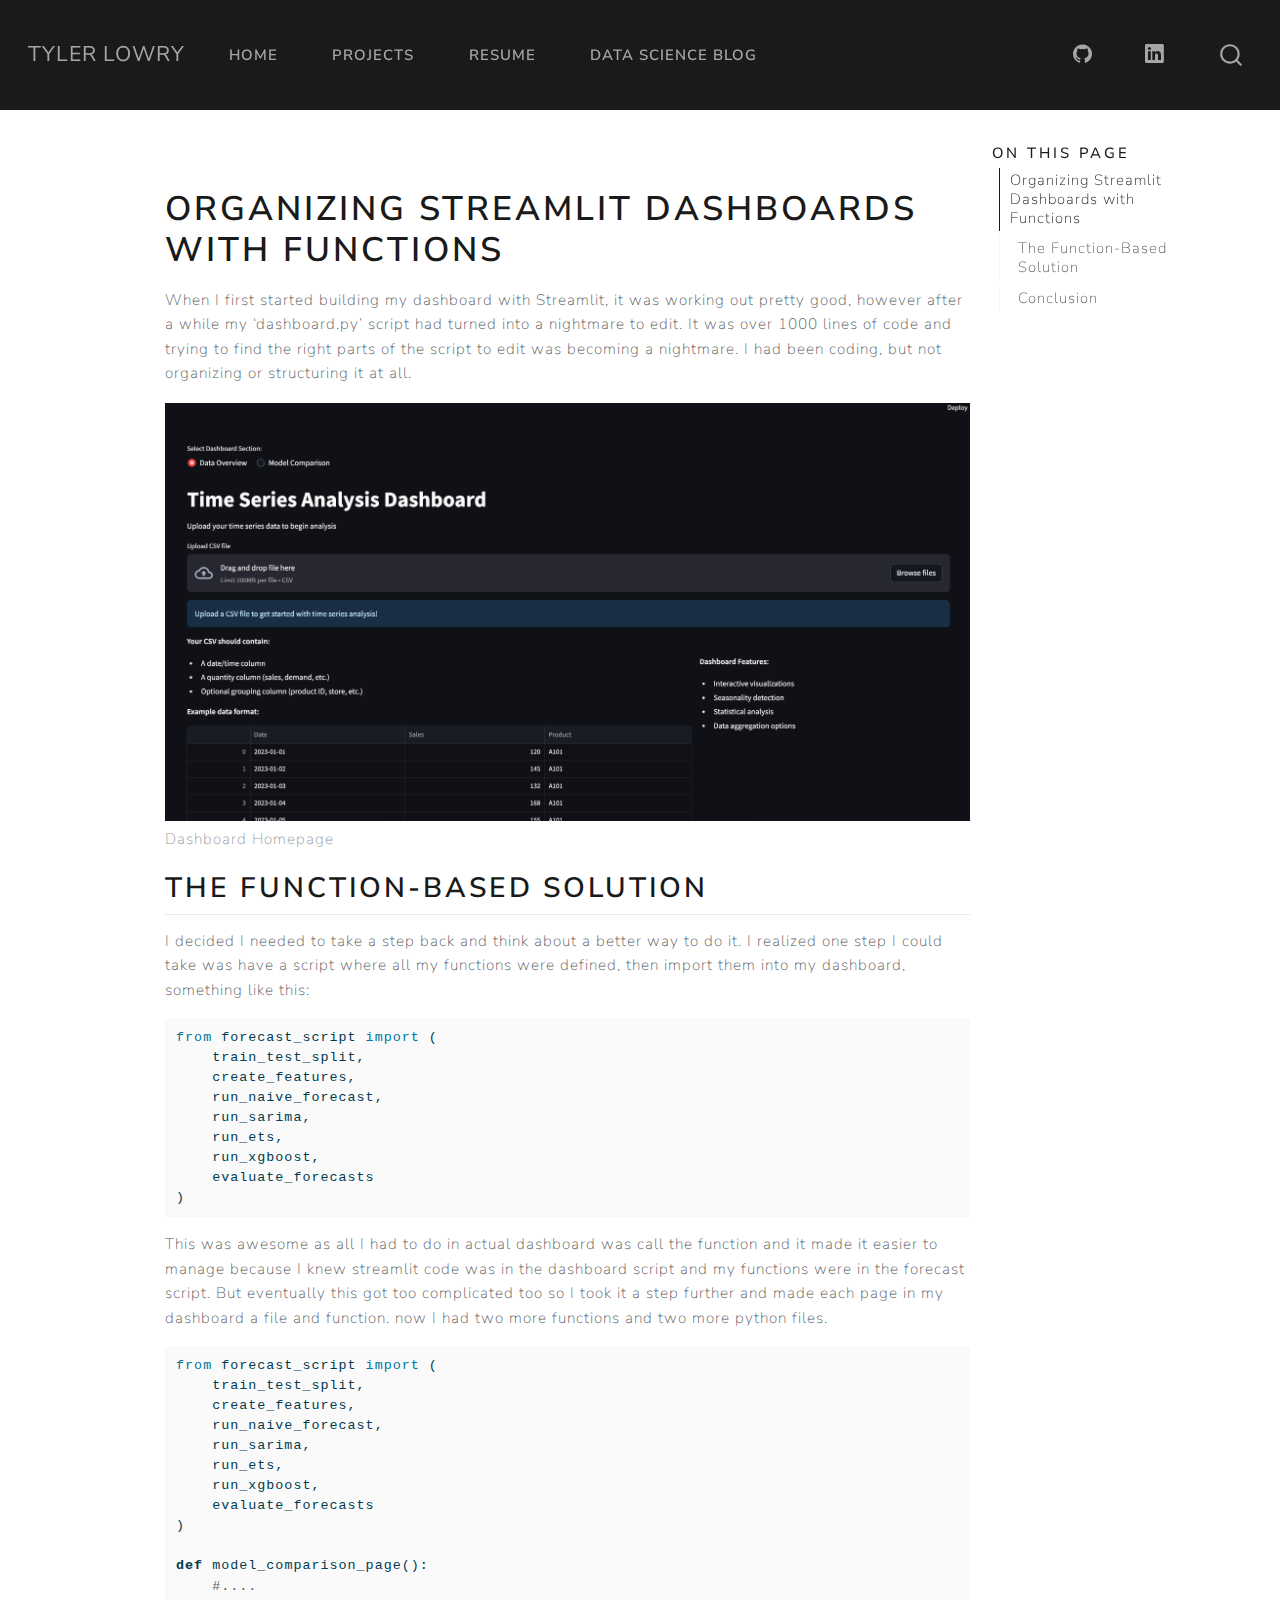
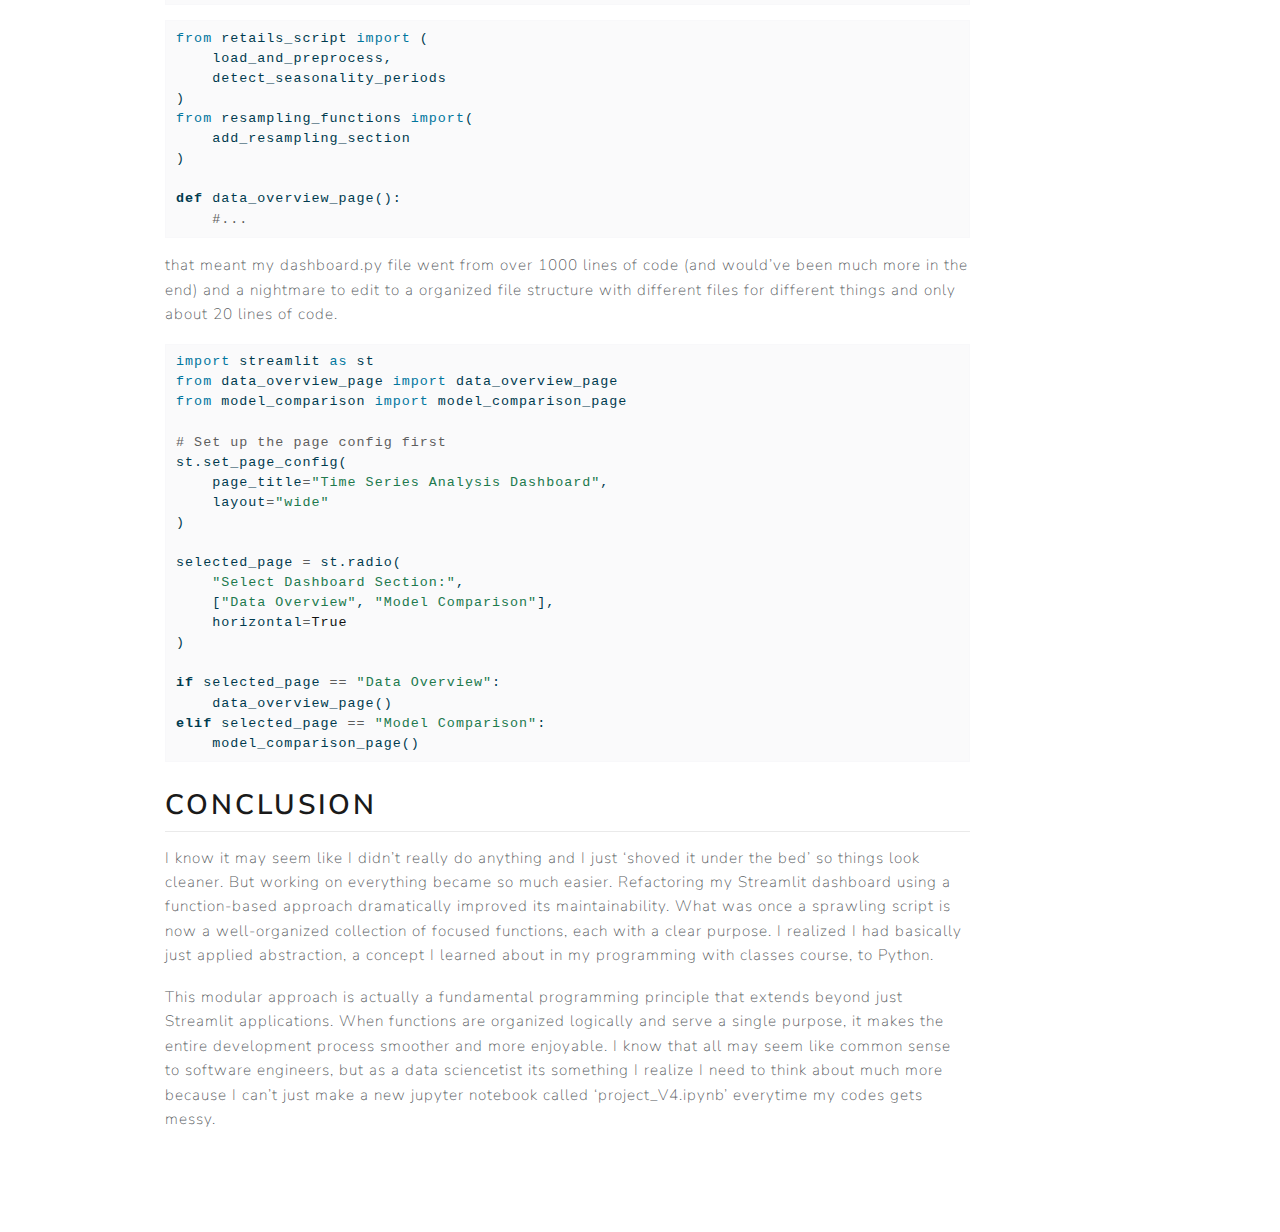
<file: docs/posts/2025-4-1-streamlit-functions/index.html>
<!DOCTYPE html>
<html xmlns="http://www.w3.org/1999/xhtml" lang="en" xml:lang="en"><head>

<meta charset="utf-8">
<meta name="generator" content="quarto-1.6.42">

<meta name="viewport" content="width=device-width, initial-scale=1.0, user-scalable=yes">


<title>index – Tyler Lowry</title>
<style>
code{white-space: pre-wrap;}
span.smallcaps{font-variant: small-caps;}
div.columns{display: flex; gap: min(4vw, 1.5em);}
div.column{flex: auto; overflow-x: auto;}
div.hanging-indent{margin-left: 1.5em; text-indent: -1.5em;}
ul.task-list{list-style: none;}
ul.task-list li input[type="checkbox"] {
  width: 0.8em;
  margin: 0 0.8em 0.2em -1em; /* quarto-specific, see https://github.com/quarto-dev/quarto-cli/issues/4556 */ 
  vertical-align: middle;
}
/* CSS for syntax highlighting */
pre > code.sourceCode { white-space: pre; position: relative; }
pre > code.sourceCode > span { line-height: 1.25; }
pre > code.sourceCode > span:empty { height: 1.2em; }
.sourceCode { overflow: visible; }
code.sourceCode > span { color: inherit; text-decoration: inherit; }
div.sourceCode { margin: 1em 0; }
pre.sourceCode { margin: 0; }
@media screen {
div.sourceCode { overflow: auto; }
}
@media print {
pre > code.sourceCode { white-space: pre-wrap; }
pre > code.sourceCode > span { display: inline-block; text-indent: -5em; padding-left: 5em; }
}
pre.numberSource code
  { counter-reset: source-line 0; }
pre.numberSource code > span
  { position: relative; left: -4em; counter-increment: source-line; }
pre.numberSource code > span > a:first-child::before
  { content: counter(source-line);
    position: relative; left: -1em; text-align: right; vertical-align: baseline;
    border: none; display: inline-block;
    -webkit-touch-callout: none; -webkit-user-select: none;
    -khtml-user-select: none; -moz-user-select: none;
    -ms-user-select: none; user-select: none;
    padding: 0 4px; width: 4em;
  }
pre.numberSource { margin-left: 3em;  padding-left: 4px; }
div.sourceCode
  {   }
@media screen {
pre > code.sourceCode > span > a:first-child::before { text-decoration: underline; }
}
</style>


<script src="../../site_libs/quarto-nav/quarto-nav.js"></script>
<script src="../../site_libs/quarto-nav/headroom.min.js"></script>
<script src="../../site_libs/clipboard/clipboard.min.js"></script>
<script src="../../site_libs/quarto-search/autocomplete.umd.js"></script>
<script src="../../site_libs/quarto-search/fuse.min.js"></script>
<script src="../../site_libs/quarto-search/quarto-search.js"></script>
<meta name="quarto:offset" content="../../">
<script src="../../site_libs/quarto-html/quarto.js"></script>
<script src="../../site_libs/quarto-html/popper.min.js"></script>
<script src="../../site_libs/quarto-html/tippy.umd.min.js"></script>
<script src="../../site_libs/quarto-html/anchor.min.js"></script>
<link href="../../site_libs/quarto-html/tippy.css" rel="stylesheet">
<link href="../../site_libs/quarto-html/quarto-syntax-highlighting-2f5df379a58b258e96c21c0638c20c03.css" rel="stylesheet" id="quarto-text-highlighting-styles">
<script src="../../site_libs/bootstrap/bootstrap.min.js"></script>
<link href="../../site_libs/bootstrap/bootstrap-icons.css" rel="stylesheet">
<link href="../../site_libs/bootstrap/bootstrap-4968d28af72d4e5a34172c9bc5ef961b.min.css" rel="stylesheet" append-hash="true" id="quarto-bootstrap" data-mode="light">
<script id="quarto-search-options" type="application/json">{
  "location": "navbar",
  "copy-button": false,
  "collapse-after": 3,
  "panel-placement": "end",
  "type": "overlay",
  "limit": 50,
  "keyboard-shortcut": [
    "f",
    "/",
    "s"
  ],
  "show-item-context": false,
  "language": {
    "search-no-results-text": "No results",
    "search-matching-documents-text": "matching documents",
    "search-copy-link-title": "Copy link to search",
    "search-hide-matches-text": "Hide additional matches",
    "search-more-match-text": "more match in this document",
    "search-more-matches-text": "more matches in this document",
    "search-clear-button-title": "Clear",
    "search-text-placeholder": "",
    "search-detached-cancel-button-title": "Cancel",
    "search-submit-button-title": "Submit",
    "search-label": "Search"
  }
}</script>


<link rel="stylesheet" href="../../styles.css">
</head>

<body class="nav-fixed">

<div id="quarto-search-results"></div>
  <header id="quarto-header" class="headroom fixed-top quarto-banner">
    <nav class="navbar navbar-expand-lg " data-bs-theme="dark">
      <div class="navbar-container container-fluid">
      <div class="navbar-brand-container mx-auto">
    <a class="navbar-brand" href="../../index.html">
    <span class="navbar-title">Tyler Lowry</span>
    </a>
  </div>
            <div id="quarto-search" class="" title="Search"></div>
          <button class="navbar-toggler" type="button" data-bs-toggle="collapse" data-bs-target="#navbarCollapse" aria-controls="navbarCollapse" role="menu" aria-expanded="false" aria-label="Toggle navigation" onclick="if (window.quartoToggleHeadroom) { window.quartoToggleHeadroom(); }">
  <span class="navbar-toggler-icon"></span>
</button>
          <div class="collapse navbar-collapse" id="navbarCollapse">
            <ul class="navbar-nav navbar-nav-scroll me-auto">
  <li class="nav-item">
    <a class="nav-link" href="../../index.html"> 
<span class="menu-text">Home</span></a>
  </li>  
  <li class="nav-item">
    <a class="nav-link" href="../../about.html"> 
<span class="menu-text">Projects</span></a>
  </li>  
  <li class="nav-item">
    <a class="nav-link" href="../../resume.html"> 
<span class="menu-text">Resume</span></a>
  </li>  
  <li class="nav-item">
    <a class="nav-link" href="../../posts.html"> 
<span class="menu-text">Data Science Blog</span></a>
  </li>  
</ul>
            <ul class="navbar-nav navbar-nav-scroll ms-auto">
  <li class="nav-item compact">
    <a class="nav-link" href="https://github.com/tjlowry"> <i class="bi bi-github" role="img">
</i> 
<span class="menu-text"></span></a>
  </li>  
  <li class="nav-item compact">
    <a class="nav-link" href="../../www.linkedin.com/in/tylerj-lowry"> <i class="bi bi-linkedin" role="img">
</i> 
<span class="menu-text"></span></a>
  </li>  
</ul>
          </div> <!-- /navcollapse -->
            <div class="quarto-navbar-tools">
</div>
      </div> <!-- /container-fluid -->
    </nav>
</header>
<!-- content -->
<header id="title-block-header" class="quarto-title-block"></header><div id="quarto-content" class="quarto-container page-columns page-rows-contents page-layout-article page-navbar">
<!-- sidebar -->
<!-- margin-sidebar -->
    <div id="quarto-margin-sidebar" class="sidebar margin-sidebar">
        <nav id="TOC" role="doc-toc" class="toc-active">
    <h2 id="toc-title">On this page</h2>
   
  <ul>
  <li><a href="#organizing-streamlit-dashboards-with-functions" id="toc-organizing-streamlit-dashboards-with-functions" class="nav-link active" data-scroll-target="#organizing-streamlit-dashboards-with-functions">Organizing Streamlit Dashboards with Functions</a>
  <ul class="collapse">
  <li><a href="#the-function-based-solution" id="toc-the-function-based-solution" class="nav-link" data-scroll-target="#the-function-based-solution">The Function-Based Solution</a></li>
  <li><a href="#conclusion" id="toc-conclusion" class="nav-link" data-scroll-target="#conclusion">Conclusion</a></li>
  </ul></li>
  </ul>
</nav>
    </div>
<!-- main -->
<main class="content quarto-banner-title-block" id="quarto-document-content">




<section id="organizing-streamlit-dashboards-with-functions" class="level1">
<h1>Organizing Streamlit Dashboards with Functions</h1>
<p>When I first started building my dashboard with Streamlit, it was working out pretty good, however after a while my ‘dashboard.py’ script had turned into a nightmare to edit. It was over 1000 lines of code and trying to find the right parts of the script to edit was becoming a nightmare. I had been coding, but not organizing or structuring it at all.</p>
<div class="quarto-figure quarto-figure-center">
<figure class="figure">
<p><img src="homepage.png" class="img-fluid figure-img"></p>
<figcaption>Dashboard Homepage</figcaption>
</figure>
</div>
<section id="the-function-based-solution" class="level2">
<h2 class="anchored" data-anchor-id="the-function-based-solution">The Function-Based Solution</h2>
<p>I decided I needed to take a step back and think about a better way to do it. I realized one step I could take was have a script where all my functions were defined, then import them into my dashboard, something like this:</p>
<div class="sourceCode" id="cb1"><pre class="sourceCode python code-with-copy"><code class="sourceCode python"><span id="cb1-1"><a href="#cb1-1" aria-hidden="true" tabindex="-1"></a><span class="im">from</span> forecast_script <span class="im">import</span> (</span>
<span id="cb1-2"><a href="#cb1-2" aria-hidden="true" tabindex="-1"></a>    train_test_split,</span>
<span id="cb1-3"><a href="#cb1-3" aria-hidden="true" tabindex="-1"></a>    create_features,</span>
<span id="cb1-4"><a href="#cb1-4" aria-hidden="true" tabindex="-1"></a>    run_naive_forecast,</span>
<span id="cb1-5"><a href="#cb1-5" aria-hidden="true" tabindex="-1"></a>    run_sarima,</span>
<span id="cb1-6"><a href="#cb1-6" aria-hidden="true" tabindex="-1"></a>    run_ets,</span>
<span id="cb1-7"><a href="#cb1-7" aria-hidden="true" tabindex="-1"></a>    run_xgboost,</span>
<span id="cb1-8"><a href="#cb1-8" aria-hidden="true" tabindex="-1"></a>    evaluate_forecasts</span>
<span id="cb1-9"><a href="#cb1-9" aria-hidden="true" tabindex="-1"></a>)</span></code><button title="Copy to Clipboard" class="code-copy-button"><i class="bi"></i></button></pre></div>
<p>This was awesome as all I had to do in actual dashboard was call the function and it made it easier to manage because I knew streamlit code was in the dashboard script and my functions were in the forecast script. But eventually this got too complicated too so I took it a step further and made each page in my dashboard a file and function. now I had two more functions and two more python files.</p>
<div class="sourceCode" id="cb2"><pre class="sourceCode python code-with-copy"><code class="sourceCode python"><span id="cb2-1"><a href="#cb2-1" aria-hidden="true" tabindex="-1"></a><span class="im">from</span> forecast_script <span class="im">import</span> (</span>
<span id="cb2-2"><a href="#cb2-2" aria-hidden="true" tabindex="-1"></a>    train_test_split,</span>
<span id="cb2-3"><a href="#cb2-3" aria-hidden="true" tabindex="-1"></a>    create_features,</span>
<span id="cb2-4"><a href="#cb2-4" aria-hidden="true" tabindex="-1"></a>    run_naive_forecast,</span>
<span id="cb2-5"><a href="#cb2-5" aria-hidden="true" tabindex="-1"></a>    run_sarima,</span>
<span id="cb2-6"><a href="#cb2-6" aria-hidden="true" tabindex="-1"></a>    run_ets,</span>
<span id="cb2-7"><a href="#cb2-7" aria-hidden="true" tabindex="-1"></a>    run_xgboost,</span>
<span id="cb2-8"><a href="#cb2-8" aria-hidden="true" tabindex="-1"></a>    evaluate_forecasts</span>
<span id="cb2-9"><a href="#cb2-9" aria-hidden="true" tabindex="-1"></a>)</span>
<span id="cb2-10"><a href="#cb2-10" aria-hidden="true" tabindex="-1"></a></span>
<span id="cb2-11"><a href="#cb2-11" aria-hidden="true" tabindex="-1"></a><span class="kw">def</span> model_comparison_page():</span>
<span id="cb2-12"><a href="#cb2-12" aria-hidden="true" tabindex="-1"></a>    <span class="co">#....</span></span></code><button title="Copy to Clipboard" class="code-copy-button"><i class="bi"></i></button></pre></div>
<div class="sourceCode" id="cb3"><pre class="sourceCode python code-with-copy"><code class="sourceCode python"><span id="cb3-1"><a href="#cb3-1" aria-hidden="true" tabindex="-1"></a><span class="im">from</span> retails_script <span class="im">import</span> (</span>
<span id="cb3-2"><a href="#cb3-2" aria-hidden="true" tabindex="-1"></a>    load_and_preprocess,</span>
<span id="cb3-3"><a href="#cb3-3" aria-hidden="true" tabindex="-1"></a>    detect_seasonality_periods</span>
<span id="cb3-4"><a href="#cb3-4" aria-hidden="true" tabindex="-1"></a>)</span>
<span id="cb3-5"><a href="#cb3-5" aria-hidden="true" tabindex="-1"></a><span class="im">from</span> resampling_functions <span class="im">import</span>(</span>
<span id="cb3-6"><a href="#cb3-6" aria-hidden="true" tabindex="-1"></a>    add_resampling_section</span>
<span id="cb3-7"><a href="#cb3-7" aria-hidden="true" tabindex="-1"></a>)</span>
<span id="cb3-8"><a href="#cb3-8" aria-hidden="true" tabindex="-1"></a></span>
<span id="cb3-9"><a href="#cb3-9" aria-hidden="true" tabindex="-1"></a><span class="kw">def</span> data_overview_page():</span>
<span id="cb3-10"><a href="#cb3-10" aria-hidden="true" tabindex="-1"></a>    <span class="co">#...</span></span></code><button title="Copy to Clipboard" class="code-copy-button"><i class="bi"></i></button></pre></div>
<p>that meant my dashboard.py file went from over 1000 lines of code (and would’ve been much more in the end) and a nightmare to edit to a organized file structure with different files for different things and only about 20 lines of code.</p>
<div class="sourceCode" id="cb4"><pre class="sourceCode python code-with-copy"><code class="sourceCode python"><span id="cb4-1"><a href="#cb4-1" aria-hidden="true" tabindex="-1"></a><span class="im">import</span> streamlit <span class="im">as</span> st</span>
<span id="cb4-2"><a href="#cb4-2" aria-hidden="true" tabindex="-1"></a><span class="im">from</span> data_overview_page <span class="im">import</span> data_overview_page</span>
<span id="cb4-3"><a href="#cb4-3" aria-hidden="true" tabindex="-1"></a><span class="im">from</span> model_comparison <span class="im">import</span> model_comparison_page</span>
<span id="cb4-4"><a href="#cb4-4" aria-hidden="true" tabindex="-1"></a></span>
<span id="cb4-5"><a href="#cb4-5" aria-hidden="true" tabindex="-1"></a><span class="co"># Set up the page config first</span></span>
<span id="cb4-6"><a href="#cb4-6" aria-hidden="true" tabindex="-1"></a>st.set_page_config(</span>
<span id="cb4-7"><a href="#cb4-7" aria-hidden="true" tabindex="-1"></a>    page_title<span class="op">=</span><span class="st">"Time Series Analysis Dashboard"</span>,</span>
<span id="cb4-8"><a href="#cb4-8" aria-hidden="true" tabindex="-1"></a>    layout<span class="op">=</span><span class="st">"wide"</span></span>
<span id="cb4-9"><a href="#cb4-9" aria-hidden="true" tabindex="-1"></a>)</span>
<span id="cb4-10"><a href="#cb4-10" aria-hidden="true" tabindex="-1"></a></span>
<span id="cb4-11"><a href="#cb4-11" aria-hidden="true" tabindex="-1"></a>selected_page <span class="op">=</span> st.radio(</span>
<span id="cb4-12"><a href="#cb4-12" aria-hidden="true" tabindex="-1"></a>    <span class="st">"Select Dashboard Section:"</span>,</span>
<span id="cb4-13"><a href="#cb4-13" aria-hidden="true" tabindex="-1"></a>    [<span class="st">"Data Overview"</span>, <span class="st">"Model Comparison"</span>],</span>
<span id="cb4-14"><a href="#cb4-14" aria-hidden="true" tabindex="-1"></a>    horizontal<span class="op">=</span><span class="va">True</span></span>
<span id="cb4-15"><a href="#cb4-15" aria-hidden="true" tabindex="-1"></a>)</span>
<span id="cb4-16"><a href="#cb4-16" aria-hidden="true" tabindex="-1"></a></span>
<span id="cb4-17"><a href="#cb4-17" aria-hidden="true" tabindex="-1"></a><span class="cf">if</span> selected_page <span class="op">==</span> <span class="st">"Data Overview"</span>:</span>
<span id="cb4-18"><a href="#cb4-18" aria-hidden="true" tabindex="-1"></a>    data_overview_page()</span>
<span id="cb4-19"><a href="#cb4-19" aria-hidden="true" tabindex="-1"></a><span class="cf">elif</span> selected_page <span class="op">==</span> <span class="st">"Model Comparison"</span>:</span>
<span id="cb4-20"><a href="#cb4-20" aria-hidden="true" tabindex="-1"></a>    model_comparison_page()</span></code><button title="Copy to Clipboard" class="code-copy-button"><i class="bi"></i></button></pre></div>
</section>
<section id="conclusion" class="level2">
<h2 class="anchored" data-anchor-id="conclusion">Conclusion</h2>
<p>I know it may seem like I didn’t really do anything and I just ‘shoved it under the bed’ so things look cleaner. But working on everything became so much easier. Refactoring my Streamlit dashboard using a function-based approach dramatically improved its maintainability. What was once a sprawling script is now a well-organized collection of focused functions, each with a clear purpose. I realized I had basically just applied abstraction, a concept I learned about in my programming with classes course, to Python.</p>
<p>This modular approach is actually a fundamental programming principle that extends beyond just Streamlit applications. When functions are organized logically and serve a single purpose, it makes the entire development process smoother and more enjoyable. I know that all may seem like common sense to software engineers, but as a data sciencetist its something I realize I need to think about much more because I can’t just make a new jupyter notebook called ‘project_V4.ipynb’ everytime my codes gets messy.</p>


</section>
</section>

</main> <!-- /main -->
<script id="quarto-html-after-body" type="application/javascript">
window.document.addEventListener("DOMContentLoaded", function (event) {
  const toggleBodyColorMode = (bsSheetEl) => {
    const mode = bsSheetEl.getAttribute("data-mode");
    const bodyEl = window.document.querySelector("body");
    if (mode === "dark") {
      bodyEl.classList.add("quarto-dark");
      bodyEl.classList.remove("quarto-light");
    } else {
      bodyEl.classList.add("quarto-light");
      bodyEl.classList.remove("quarto-dark");
    }
  }
  const toggleBodyColorPrimary = () => {
    const bsSheetEl = window.document.querySelector("link#quarto-bootstrap");
    if (bsSheetEl) {
      toggleBodyColorMode(bsSheetEl);
    }
  }
  toggleBodyColorPrimary();  
  const icon = "";
  const anchorJS = new window.AnchorJS();
  anchorJS.options = {
    placement: 'right',
    icon: icon
  };
  anchorJS.add('.anchored');
  const isCodeAnnotation = (el) => {
    for (const clz of el.classList) {
      if (clz.startsWith('code-annotation-')) {                     
        return true;
      }
    }
    return false;
  }
  const onCopySuccess = function(e) {
    // button target
    const button = e.trigger;
    // don't keep focus
    button.blur();
    // flash "checked"
    button.classList.add('code-copy-button-checked');
    var currentTitle = button.getAttribute("title");
    button.setAttribute("title", "Copied!");
    let tooltip;
    if (window.bootstrap) {
      button.setAttribute("data-bs-toggle", "tooltip");
      button.setAttribute("data-bs-placement", "left");
      button.setAttribute("data-bs-title", "Copied!");
      tooltip = new bootstrap.Tooltip(button, 
        { trigger: "manual", 
          customClass: "code-copy-button-tooltip",
          offset: [0, -8]});
      tooltip.show();    
    }
    setTimeout(function() {
      if (tooltip) {
        tooltip.hide();
        button.removeAttribute("data-bs-title");
        button.removeAttribute("data-bs-toggle");
        button.removeAttribute("data-bs-placement");
      }
      button.setAttribute("title", currentTitle);
      button.classList.remove('code-copy-button-checked');
    }, 1000);
    // clear code selection
    e.clearSelection();
  }
  const getTextToCopy = function(trigger) {
      const codeEl = trigger.previousElementSibling.cloneNode(true);
      for (const childEl of codeEl.children) {
        if (isCodeAnnotation(childEl)) {
          childEl.remove();
        }
      }
      return codeEl.innerText;
  }
  const clipboard = new window.ClipboardJS('.code-copy-button:not([data-in-quarto-modal])', {
    text: getTextToCopy
  });
  clipboard.on('success', onCopySuccess);
  if (window.document.getElementById('quarto-embedded-source-code-modal')) {
    const clipboardModal = new window.ClipboardJS('.code-copy-button[data-in-quarto-modal]', {
      text: getTextToCopy,
      container: window.document.getElementById('quarto-embedded-source-code-modal')
    });
    clipboardModal.on('success', onCopySuccess);
  }
    var localhostRegex = new RegExp(/^(?:http|https):\/\/localhost\:?[0-9]*\//);
    var mailtoRegex = new RegExp(/^mailto:/);
      var filterRegex = new RegExp('/' + window.location.host + '/');
    var isInternal = (href) => {
        return filterRegex.test(href) || localhostRegex.test(href) || mailtoRegex.test(href);
    }
    // Inspect non-navigation links and adorn them if external
 	var links = window.document.querySelectorAll('a[href]:not(.nav-link):not(.navbar-brand):not(.toc-action):not(.sidebar-link):not(.sidebar-item-toggle):not(.pagination-link):not(.no-external):not([aria-hidden]):not(.dropdown-item):not(.quarto-navigation-tool):not(.about-link)');
    for (var i=0; i<links.length; i++) {
      const link = links[i];
      if (!isInternal(link.href)) {
        // undo the damage that might have been done by quarto-nav.js in the case of
        // links that we want to consider external
        if (link.dataset.originalHref !== undefined) {
          link.href = link.dataset.originalHref;
        }
      }
    }
  function tippyHover(el, contentFn, onTriggerFn, onUntriggerFn) {
    const config = {
      allowHTML: true,
      maxWidth: 500,
      delay: 100,
      arrow: false,
      appendTo: function(el) {
          return el.parentElement;
      },
      interactive: true,
      interactiveBorder: 10,
      theme: 'quarto',
      placement: 'bottom-start',
    };
    if (contentFn) {
      config.content = contentFn;
    }
    if (onTriggerFn) {
      config.onTrigger = onTriggerFn;
    }
    if (onUntriggerFn) {
      config.onUntrigger = onUntriggerFn;
    }
    window.tippy(el, config); 
  }
  const noterefs = window.document.querySelectorAll('a[role="doc-noteref"]');
  for (var i=0; i<noterefs.length; i++) {
    const ref = noterefs[i];
    tippyHover(ref, function() {
      // use id or data attribute instead here
      let href = ref.getAttribute('data-footnote-href') || ref.getAttribute('href');
      try { href = new URL(href).hash; } catch {}
      const id = href.replace(/^#\/?/, "");
      const note = window.document.getElementById(id);
      if (note) {
        return note.innerHTML;
      } else {
        return "";
      }
    });
  }
  const xrefs = window.document.querySelectorAll('a.quarto-xref');
  const processXRef = (id, note) => {
    // Strip column container classes
    const stripColumnClz = (el) => {
      el.classList.remove("page-full", "page-columns");
      if (el.children) {
        for (const child of el.children) {
          stripColumnClz(child);
        }
      }
    }
    stripColumnClz(note)
    if (id === null || id.startsWith('sec-')) {
      // Special case sections, only their first couple elements
      const container = document.createElement("div");
      if (note.children && note.children.length > 2) {
        container.appendChild(note.children[0].cloneNode(true));
        for (let i = 1; i < note.children.length; i++) {
          const child = note.children[i];
          if (child.tagName === "P" && child.innerText === "") {
            continue;
          } else {
            container.appendChild(child.cloneNode(true));
            break;
          }
        }
        if (window.Quarto?.typesetMath) {
          window.Quarto.typesetMath(container);
        }
        return container.innerHTML
      } else {
        if (window.Quarto?.typesetMath) {
          window.Quarto.typesetMath(note);
        }
        return note.innerHTML;
      }
    } else {
      // Remove any anchor links if they are present
      const anchorLink = note.querySelector('a.anchorjs-link');
      if (anchorLink) {
        anchorLink.remove();
      }
      if (window.Quarto?.typesetMath) {
        window.Quarto.typesetMath(note);
      }
      if (note.classList.contains("callout")) {
        return note.outerHTML;
      } else {
        return note.innerHTML;
      }
    }
  }
  for (var i=0; i<xrefs.length; i++) {
    const xref = xrefs[i];
    tippyHover(xref, undefined, function(instance) {
      instance.disable();
      let url = xref.getAttribute('href');
      let hash = undefined; 
      if (url.startsWith('#')) {
        hash = url;
      } else {
        try { hash = new URL(url).hash; } catch {}
      }
      if (hash) {
        const id = hash.replace(/^#\/?/, "");
        const note = window.document.getElementById(id);
        if (note !== null) {
          try {
            const html = processXRef(id, note.cloneNode(true));
            instance.setContent(html);
          } finally {
            instance.enable();
            instance.show();
          }
        } else {
          // See if we can fetch this
          fetch(url.split('#')[0])
          .then(res => res.text())
          .then(html => {
            const parser = new DOMParser();
            const htmlDoc = parser.parseFromString(html, "text/html");
            const note = htmlDoc.getElementById(id);
            if (note !== null) {
              const html = processXRef(id, note);
              instance.setContent(html);
            } 
          }).finally(() => {
            instance.enable();
            instance.show();
          });
        }
      } else {
        // See if we can fetch a full url (with no hash to target)
        // This is a special case and we should probably do some content thinning / targeting
        fetch(url)
        .then(res => res.text())
        .then(html => {
          const parser = new DOMParser();
          const htmlDoc = parser.parseFromString(html, "text/html");
          const note = htmlDoc.querySelector('main.content');
          if (note !== null) {
            // This should only happen for chapter cross references
            // (since there is no id in the URL)
            // remove the first header
            if (note.children.length > 0 && note.children[0].tagName === "HEADER") {
              note.children[0].remove();
            }
            const html = processXRef(null, note);
            instance.setContent(html);
          } 
        }).finally(() => {
          instance.enable();
          instance.show();
        });
      }
    }, function(instance) {
    });
  }
      let selectedAnnoteEl;
      const selectorForAnnotation = ( cell, annotation) => {
        let cellAttr = 'data-code-cell="' + cell + '"';
        let lineAttr = 'data-code-annotation="' +  annotation + '"';
        const selector = 'span[' + cellAttr + '][' + lineAttr + ']';
        return selector;
      }
      const selectCodeLines = (annoteEl) => {
        const doc = window.document;
        const targetCell = annoteEl.getAttribute("data-target-cell");
        const targetAnnotation = annoteEl.getAttribute("data-target-annotation");
        const annoteSpan = window.document.querySelector(selectorForAnnotation(targetCell, targetAnnotation));
        const lines = annoteSpan.getAttribute("data-code-lines").split(",");
        const lineIds = lines.map((line) => {
          return targetCell + "-" + line;
        })
        let top = null;
        let height = null;
        let parent = null;
        if (lineIds.length > 0) {
            //compute the position of the single el (top and bottom and make a div)
            const el = window.document.getElementById(lineIds[0]);
            top = el.offsetTop;
            height = el.offsetHeight;
            parent = el.parentElement.parentElement;
          if (lineIds.length > 1) {
            const lastEl = window.document.getElementById(lineIds[lineIds.length - 1]);
            const bottom = lastEl.offsetTop + lastEl.offsetHeight;
            height = bottom - top;
          }
          if (top !== null && height !== null && parent !== null) {
            // cook up a div (if necessary) and position it 
            let div = window.document.getElementById("code-annotation-line-highlight");
            if (div === null) {
              div = window.document.createElement("div");
              div.setAttribute("id", "code-annotation-line-highlight");
              div.style.position = 'absolute';
              parent.appendChild(div);
            }
            div.style.top = top - 2 + "px";
            div.style.height = height + 4 + "px";
            div.style.left = 0;
            let gutterDiv = window.document.getElementById("code-annotation-line-highlight-gutter");
            if (gutterDiv === null) {
              gutterDiv = window.document.createElement("div");
              gutterDiv.setAttribute("id", "code-annotation-line-highlight-gutter");
              gutterDiv.style.position = 'absolute';
              const codeCell = window.document.getElementById(targetCell);
              const gutter = codeCell.querySelector('.code-annotation-gutter');
              gutter.appendChild(gutterDiv);
            }
            gutterDiv.style.top = top - 2 + "px";
            gutterDiv.style.height = height + 4 + "px";
          }
          selectedAnnoteEl = annoteEl;
        }
      };
      const unselectCodeLines = () => {
        const elementsIds = ["code-annotation-line-highlight", "code-annotation-line-highlight-gutter"];
        elementsIds.forEach((elId) => {
          const div = window.document.getElementById(elId);
          if (div) {
            div.remove();
          }
        });
        selectedAnnoteEl = undefined;
      };
        // Handle positioning of the toggle
    window.addEventListener(
      "resize",
      throttle(() => {
        elRect = undefined;
        if (selectedAnnoteEl) {
          selectCodeLines(selectedAnnoteEl);
        }
      }, 10)
    );
    function throttle(fn, ms) {
    let throttle = false;
    let timer;
      return (...args) => {
        if(!throttle) { // first call gets through
            fn.apply(this, args);
            throttle = true;
        } else { // all the others get throttled
            if(timer) clearTimeout(timer); // cancel #2
            timer = setTimeout(() => {
              fn.apply(this, args);
              timer = throttle = false;
            }, ms);
        }
      };
    }
      // Attach click handler to the DT
      const annoteDls = window.document.querySelectorAll('dt[data-target-cell]');
      for (const annoteDlNode of annoteDls) {
        annoteDlNode.addEventListener('click', (event) => {
          const clickedEl = event.target;
          if (clickedEl !== selectedAnnoteEl) {
            unselectCodeLines();
            const activeEl = window.document.querySelector('dt[data-target-cell].code-annotation-active');
            if (activeEl) {
              activeEl.classList.remove('code-annotation-active');
            }
            selectCodeLines(clickedEl);
            clickedEl.classList.add('code-annotation-active');
          } else {
            // Unselect the line
            unselectCodeLines();
            clickedEl.classList.remove('code-annotation-active');
          }
        });
      }
  const findCites = (el) => {
    const parentEl = el.parentElement;
    if (parentEl) {
      const cites = parentEl.dataset.cites;
      if (cites) {
        return {
          el,
          cites: cites.split(' ')
        };
      } else {
        return findCites(el.parentElement)
      }
    } else {
      return undefined;
    }
  };
  var bibliorefs = window.document.querySelectorAll('a[role="doc-biblioref"]');
  for (var i=0; i<bibliorefs.length; i++) {
    const ref = bibliorefs[i];
    const citeInfo = findCites(ref);
    if (citeInfo) {
      tippyHover(citeInfo.el, function() {
        var popup = window.document.createElement('div');
        citeInfo.cites.forEach(function(cite) {
          var citeDiv = window.document.createElement('div');
          citeDiv.classList.add('hanging-indent');
          citeDiv.classList.add('csl-entry');
          var biblioDiv = window.document.getElementById('ref-' + cite);
          if (biblioDiv) {
            citeDiv.innerHTML = biblioDiv.innerHTML;
          }
          popup.appendChild(citeDiv);
        });
        return popup.innerHTML;
      });
    }
  }
});
</script>
</div> <!-- /content -->




</body></html>
</file>
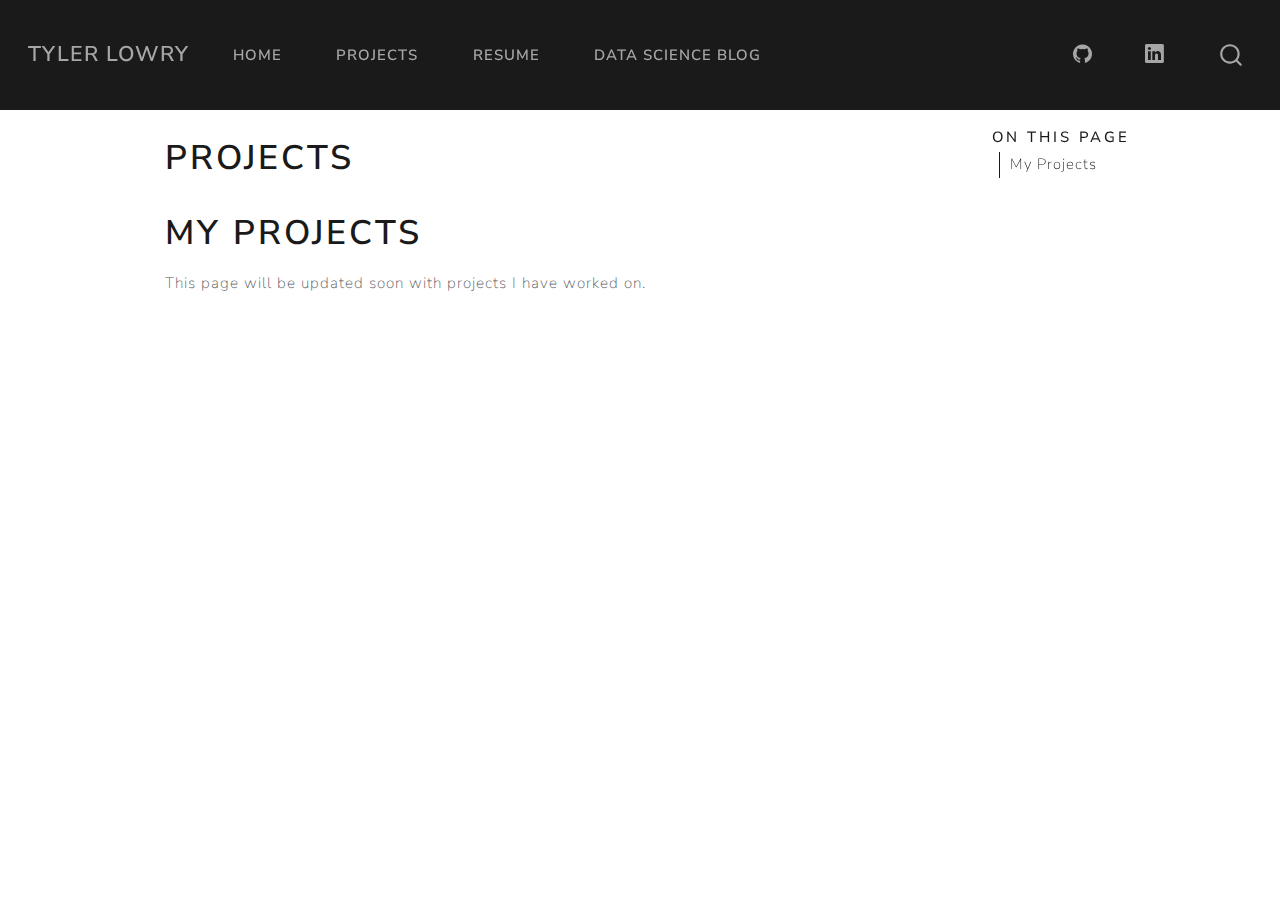
<file: docs/about.html>
<!DOCTYPE html>
<html xmlns="http://www.w3.org/1999/xhtml" lang="en" xml:lang="en"><head>

<meta charset="utf-8">
<meta name="generator" content="quarto-1.5.55">

<meta name="viewport" content="width=device-width, initial-scale=1.0, user-scalable=yes">


<title>Projects – Tyler Lowry</title>
<style>
code{white-space: pre-wrap;}
span.smallcaps{font-variant: small-caps;}
div.columns{display: flex; gap: min(4vw, 1.5em);}
div.column{flex: auto; overflow-x: auto;}
div.hanging-indent{margin-left: 1.5em; text-indent: -1.5em;}
ul.task-list{list-style: none;}
ul.task-list li input[type="checkbox"] {
  width: 0.8em;
  margin: 0 0.8em 0.2em -1em; /* quarto-specific, see https://github.com/quarto-dev/quarto-cli/issues/4556 */ 
  vertical-align: middle;
}
</style>


<script src="site_libs/quarto-nav/quarto-nav.js"></script>
<script src="site_libs/quarto-nav/headroom.min.js"></script>
<script src="site_libs/clipboard/clipboard.min.js"></script>
<script src="site_libs/quarto-search/autocomplete.umd.js"></script>
<script src="site_libs/quarto-search/fuse.min.js"></script>
<script src="site_libs/quarto-search/quarto-search.js"></script>
<meta name="quarto:offset" content="./">
<script src="site_libs/quarto-html/quarto.js"></script>
<script src="site_libs/quarto-html/popper.min.js"></script>
<script src="site_libs/quarto-html/tippy.umd.min.js"></script>
<script src="site_libs/quarto-html/anchor.min.js"></script>
<link href="site_libs/quarto-html/tippy.css" rel="stylesheet">
<link href="site_libs/quarto-html/quarto-syntax-highlighting.css" rel="stylesheet" id="quarto-text-highlighting-styles">
<script src="site_libs/bootstrap/bootstrap.min.js"></script>
<link href="site_libs/bootstrap/bootstrap-icons.css" rel="stylesheet">
<link href="site_libs/bootstrap/bootstrap.min.css" rel="stylesheet" id="quarto-bootstrap" data-mode="light">
<script id="quarto-search-options" type="application/json">{
  "location": "navbar",
  "copy-button": false,
  "collapse-after": 3,
  "panel-placement": "end",
  "type": "overlay",
  "limit": 50,
  "keyboard-shortcut": [
    "f",
    "/",
    "s"
  ],
  "show-item-context": false,
  "language": {
    "search-no-results-text": "No results",
    "search-matching-documents-text": "matching documents",
    "search-copy-link-title": "Copy link to search",
    "search-hide-matches-text": "Hide additional matches",
    "search-more-match-text": "more match in this document",
    "search-more-matches-text": "more matches in this document",
    "search-clear-button-title": "Clear",
    "search-text-placeholder": "",
    "search-detached-cancel-button-title": "Cancel",
    "search-submit-button-title": "Submit",
    "search-label": "Search"
  }
}</script>


<link rel="stylesheet" href="styles.css">
</head>

<body class="nav-fixed">

<div id="quarto-search-results"></div>
  <header id="quarto-header" class="headroom fixed-top">
    <nav class="navbar navbar-expand-lg " data-bs-theme="dark">
      <div class="navbar-container container-fluid">
      <div class="navbar-brand-container mx-auto">
    <a class="navbar-brand" href="./index.html">
    <span class="navbar-title">Tyler Lowry</span>
    </a>
  </div>
            <div id="quarto-search" class="" title="Search"></div>
          <button class="navbar-toggler" type="button" data-bs-toggle="collapse" data-bs-target="#navbarCollapse" aria-controls="navbarCollapse" role="menu" aria-expanded="false" aria-label="Toggle navigation" onclick="if (window.quartoToggleHeadroom) { window.quartoToggleHeadroom(); }">
  <span class="navbar-toggler-icon"></span>
</button>
          <div class="collapse navbar-collapse" id="navbarCollapse">
            <ul class="navbar-nav navbar-nav-scroll me-auto">
  <li class="nav-item">
    <a class="nav-link" href="./index.html"> 
<span class="menu-text">Home</span></a>
  </li>  
  <li class="nav-item">
    <a class="nav-link active" href="./about.html" aria-current="page"> 
<span class="menu-text">Projects</span></a>
  </li>  
  <li class="nav-item">
    <a class="nav-link" href="./resume.html"> 
<span class="menu-text">Resume</span></a>
  </li>  
  <li class="nav-item">
    <a class="nav-link" href="./posts.html"> 
<span class="menu-text">Data Science Blog</span></a>
  </li>  
</ul>
            <ul class="navbar-nav navbar-nav-scroll ms-auto">
  <li class="nav-item compact">
    <a class="nav-link" href="https://github.com/tjlowry"> <i class="bi bi-github" role="img">
</i> 
<span class="menu-text"></span></a>
  </li>  
  <li class="nav-item compact">
    <a class="nav-link" href="./www.linkedin.com/in/tylerj-lowry"> <i class="bi bi-linkedin" role="img">
</i> 
<span class="menu-text"></span></a>
  </li>  
</ul>
          </div> <!-- /navcollapse -->
            <div class="quarto-navbar-tools">
</div>
      </div> <!-- /container-fluid -->
    </nav>
</header>
<!-- content -->
<div id="quarto-content" class="quarto-container page-columns page-rows-contents page-layout-article page-navbar">
<!-- sidebar -->
<!-- margin-sidebar -->
    <div id="quarto-margin-sidebar" class="sidebar margin-sidebar">
        <nav id="TOC" role="doc-toc" class="toc-active">
    <h2 id="toc-title">On this page</h2>
   
  <ul>
  <li><a href="#my-projects" id="toc-my-projects" class="nav-link active" data-scroll-target="#my-projects">My Projects</a></li>
  </ul>
</nav>
    </div>
<!-- main -->
<main class="content" id="quarto-document-content">

<header id="title-block-header" class="quarto-title-block default">
<div class="quarto-title">
<h1 class="title">Projects</h1>
</div>



<div class="quarto-title-meta">

    
  
    
  </div>
  


</header>


<section id="my-projects" class="level1">
<h1>My Projects</h1>
<p>This page will be updated soon with projects I have worked on.</p>


</section>

</main> <!-- /main -->
<script id="quarto-html-after-body" type="application/javascript">
window.document.addEventListener("DOMContentLoaded", function (event) {
  const toggleBodyColorMode = (bsSheetEl) => {
    const mode = bsSheetEl.getAttribute("data-mode");
    const bodyEl = window.document.querySelector("body");
    if (mode === "dark") {
      bodyEl.classList.add("quarto-dark");
      bodyEl.classList.remove("quarto-light");
    } else {
      bodyEl.classList.add("quarto-light");
      bodyEl.classList.remove("quarto-dark");
    }
  }
  const toggleBodyColorPrimary = () => {
    const bsSheetEl = window.document.querySelector("link#quarto-bootstrap");
    if (bsSheetEl) {
      toggleBodyColorMode(bsSheetEl);
    }
  }
  toggleBodyColorPrimary();  
  const icon = "";
  const anchorJS = new window.AnchorJS();
  anchorJS.options = {
    placement: 'right',
    icon: icon
  };
  anchorJS.add('.anchored');
  const isCodeAnnotation = (el) => {
    for (const clz of el.classList) {
      if (clz.startsWith('code-annotation-')) {                     
        return true;
      }
    }
    return false;
  }
  const onCopySuccess = function(e) {
    // button target
    const button = e.trigger;
    // don't keep focus
    button.blur();
    // flash "checked"
    button.classList.add('code-copy-button-checked');
    var currentTitle = button.getAttribute("title");
    button.setAttribute("title", "Copied!");
    let tooltip;
    if (window.bootstrap) {
      button.setAttribute("data-bs-toggle", "tooltip");
      button.setAttribute("data-bs-placement", "left");
      button.setAttribute("data-bs-title", "Copied!");
      tooltip = new bootstrap.Tooltip(button, 
        { trigger: "manual", 
          customClass: "code-copy-button-tooltip",
          offset: [0, -8]});
      tooltip.show();    
    }
    setTimeout(function() {
      if (tooltip) {
        tooltip.hide();
        button.removeAttribute("data-bs-title");
        button.removeAttribute("data-bs-toggle");
        button.removeAttribute("data-bs-placement");
      }
      button.setAttribute("title", currentTitle);
      button.classList.remove('code-copy-button-checked');
    }, 1000);
    // clear code selection
    e.clearSelection();
  }
  const getTextToCopy = function(trigger) {
      const codeEl = trigger.previousElementSibling.cloneNode(true);
      for (const childEl of codeEl.children) {
        if (isCodeAnnotation(childEl)) {
          childEl.remove();
        }
      }
      return codeEl.innerText;
  }
  const clipboard = new window.ClipboardJS('.code-copy-button:not([data-in-quarto-modal])', {
    text: getTextToCopy
  });
  clipboard.on('success', onCopySuccess);
  if (window.document.getElementById('quarto-embedded-source-code-modal')) {
    // For code content inside modals, clipBoardJS needs to be initialized with a container option
    // TODO: Check when it could be a function (https://github.com/zenorocha/clipboard.js/issues/860)
    const clipboardModal = new window.ClipboardJS('.code-copy-button[data-in-quarto-modal]', {
      text: getTextToCopy,
      container: window.document.getElementById('quarto-embedded-source-code-modal')
    });
    clipboardModal.on('success', onCopySuccess);
  }
    var localhostRegex = new RegExp(/^(?:http|https):\/\/localhost\:?[0-9]*\//);
    var mailtoRegex = new RegExp(/^mailto:/);
      var filterRegex = new RegExp('/' + window.location.host + '/');
    var isInternal = (href) => {
        return filterRegex.test(href) || localhostRegex.test(href) || mailtoRegex.test(href);
    }
    // Inspect non-navigation links and adorn them if external
 	var links = window.document.querySelectorAll('a[href]:not(.nav-link):not(.navbar-brand):not(.toc-action):not(.sidebar-link):not(.sidebar-item-toggle):not(.pagination-link):not(.no-external):not([aria-hidden]):not(.dropdown-item):not(.quarto-navigation-tool):not(.about-link)');
    for (var i=0; i<links.length; i++) {
      const link = links[i];
      if (!isInternal(link.href)) {
        // undo the damage that might have been done by quarto-nav.js in the case of
        // links that we want to consider external
        if (link.dataset.originalHref !== undefined) {
          link.href = link.dataset.originalHref;
        }
      }
    }
  function tippyHover(el, contentFn, onTriggerFn, onUntriggerFn) {
    const config = {
      allowHTML: true,
      maxWidth: 500,
      delay: 100,
      arrow: false,
      appendTo: function(el) {
          return el.parentElement;
      },
      interactive: true,
      interactiveBorder: 10,
      theme: 'quarto',
      placement: 'bottom-start',
    };
    if (contentFn) {
      config.content = contentFn;
    }
    if (onTriggerFn) {
      config.onTrigger = onTriggerFn;
    }
    if (onUntriggerFn) {
      config.onUntrigger = onUntriggerFn;
    }
    window.tippy(el, config); 
  }
  const noterefs = window.document.querySelectorAll('a[role="doc-noteref"]');
  for (var i=0; i<noterefs.length; i++) {
    const ref = noterefs[i];
    tippyHover(ref, function() {
      // use id or data attribute instead here
      let href = ref.getAttribute('data-footnote-href') || ref.getAttribute('href');
      try { href = new URL(href).hash; } catch {}
      const id = href.replace(/^#\/?/, "");
      const note = window.document.getElementById(id);
      if (note) {
        return note.innerHTML;
      } else {
        return "";
      }
    });
  }
  const xrefs = window.document.querySelectorAll('a.quarto-xref');
  const processXRef = (id, note) => {
    // Strip column container classes
    const stripColumnClz = (el) => {
      el.classList.remove("page-full", "page-columns");
      if (el.children) {
        for (const child of el.children) {
          stripColumnClz(child);
        }
      }
    }
    stripColumnClz(note)
    if (id === null || id.startsWith('sec-')) {
      // Special case sections, only their first couple elements
      const container = document.createElement("div");
      if (note.children && note.children.length > 2) {
        container.appendChild(note.children[0].cloneNode(true));
        for (let i = 1; i < note.children.length; i++) {
          const child = note.children[i];
          if (child.tagName === "P" && child.innerText === "") {
            continue;
          } else {
            container.appendChild(child.cloneNode(true));
            break;
          }
        }
        if (window.Quarto?.typesetMath) {
          window.Quarto.typesetMath(container);
        }
        return container.innerHTML
      } else {
        if (window.Quarto?.typesetMath) {
          window.Quarto.typesetMath(note);
        }
        return note.innerHTML;
      }
    } else {
      // Remove any anchor links if they are present
      const anchorLink = note.querySelector('a.anchorjs-link');
      if (anchorLink) {
        anchorLink.remove();
      }
      if (window.Quarto?.typesetMath) {
        window.Quarto.typesetMath(note);
      }
      // TODO in 1.5, we should make sure this works without a callout special case
      if (note.classList.contains("callout")) {
        return note.outerHTML;
      } else {
        return note.innerHTML;
      }
    }
  }
  for (var i=0; i<xrefs.length; i++) {
    const xref = xrefs[i];
    tippyHover(xref, undefined, function(instance) {
      instance.disable();
      let url = xref.getAttribute('href');
      let hash = undefined; 
      if (url.startsWith('#')) {
        hash = url;
      } else {
        try { hash = new URL(url).hash; } catch {}
      }
      if (hash) {
        const id = hash.replace(/^#\/?/, "");
        const note = window.document.getElementById(id);
        if (note !== null) {
          try {
            const html = processXRef(id, note.cloneNode(true));
            instance.setContent(html);
          } finally {
            instance.enable();
            instance.show();
          }
        } else {
          // See if we can fetch this
          fetch(url.split('#')[0])
          .then(res => res.text())
          .then(html => {
            const parser = new DOMParser();
            const htmlDoc = parser.parseFromString(html, "text/html");
            const note = htmlDoc.getElementById(id);
            if (note !== null) {
              const html = processXRef(id, note);
              instance.setContent(html);
            } 
          }).finally(() => {
            instance.enable();
            instance.show();
          });
        }
      } else {
        // See if we can fetch a full url (with no hash to target)
        // This is a special case and we should probably do some content thinning / targeting
        fetch(url)
        .then(res => res.text())
        .then(html => {
          const parser = new DOMParser();
          const htmlDoc = parser.parseFromString(html, "text/html");
          const note = htmlDoc.querySelector('main.content');
          if (note !== null) {
            // This should only happen for chapter cross references
            // (since there is no id in the URL)
            // remove the first header
            if (note.children.length > 0 && note.children[0].tagName === "HEADER") {
              note.children[0].remove();
            }
            const html = processXRef(null, note);
            instance.setContent(html);
          } 
        }).finally(() => {
          instance.enable();
          instance.show();
        });
      }
    }, function(instance) {
    });
  }
      let selectedAnnoteEl;
      const selectorForAnnotation = ( cell, annotation) => {
        let cellAttr = 'data-code-cell="' + cell + '"';
        let lineAttr = 'data-code-annotation="' +  annotation + '"';
        const selector = 'span[' + cellAttr + '][' + lineAttr + ']';
        return selector;
      }
      const selectCodeLines = (annoteEl) => {
        const doc = window.document;
        const targetCell = annoteEl.getAttribute("data-target-cell");
        const targetAnnotation = annoteEl.getAttribute("data-target-annotation");
        const annoteSpan = window.document.querySelector(selectorForAnnotation(targetCell, targetAnnotation));
        const lines = annoteSpan.getAttribute("data-code-lines").split(",");
        const lineIds = lines.map((line) => {
          return targetCell + "-" + line;
        })
        let top = null;
        let height = null;
        let parent = null;
        if (lineIds.length > 0) {
            //compute the position of the single el (top and bottom and make a div)
            const el = window.document.getElementById(lineIds[0]);
            top = el.offsetTop;
            height = el.offsetHeight;
            parent = el.parentElement.parentElement;
          if (lineIds.length > 1) {
            const lastEl = window.document.getElementById(lineIds[lineIds.length - 1]);
            const bottom = lastEl.offsetTop + lastEl.offsetHeight;
            height = bottom - top;
          }
          if (top !== null && height !== null && parent !== null) {
            // cook up a div (if necessary) and position it 
            let div = window.document.getElementById("code-annotation-line-highlight");
            if (div === null) {
              div = window.document.createElement("div");
              div.setAttribute("id", "code-annotation-line-highlight");
              div.style.position = 'absolute';
              parent.appendChild(div);
            }
            div.style.top = top - 2 + "px";
            div.style.height = height + 4 + "px";
            div.style.left = 0;
            let gutterDiv = window.document.getElementById("code-annotation-line-highlight-gutter");
            if (gutterDiv === null) {
              gutterDiv = window.document.createElement("div");
              gutterDiv.setAttribute("id", "code-annotation-line-highlight-gutter");
              gutterDiv.style.position = 'absolute';
              const codeCell = window.document.getElementById(targetCell);
              const gutter = codeCell.querySelector('.code-annotation-gutter');
              gutter.appendChild(gutterDiv);
            }
            gutterDiv.style.top = top - 2 + "px";
            gutterDiv.style.height = height + 4 + "px";
          }
          selectedAnnoteEl = annoteEl;
        }
      };
      const unselectCodeLines = () => {
        const elementsIds = ["code-annotation-line-highlight", "code-annotation-line-highlight-gutter"];
        elementsIds.forEach((elId) => {
          const div = window.document.getElementById(elId);
          if (div) {
            div.remove();
          }
        });
        selectedAnnoteEl = undefined;
      };
        // Handle positioning of the toggle
    window.addEventListener(
      "resize",
      throttle(() => {
        elRect = undefined;
        if (selectedAnnoteEl) {
          selectCodeLines(selectedAnnoteEl);
        }
      }, 10)
    );
    function throttle(fn, ms) {
    let throttle = false;
    let timer;
      return (...args) => {
        if(!throttle) { // first call gets through
            fn.apply(this, args);
            throttle = true;
        } else { // all the others get throttled
            if(timer) clearTimeout(timer); // cancel #2
            timer = setTimeout(() => {
              fn.apply(this, args);
              timer = throttle = false;
            }, ms);
        }
      };
    }
      // Attach click handler to the DT
      const annoteDls = window.document.querySelectorAll('dt[data-target-cell]');
      for (const annoteDlNode of annoteDls) {
        annoteDlNode.addEventListener('click', (event) => {
          const clickedEl = event.target;
          if (clickedEl !== selectedAnnoteEl) {
            unselectCodeLines();
            const activeEl = window.document.querySelector('dt[data-target-cell].code-annotation-active');
            if (activeEl) {
              activeEl.classList.remove('code-annotation-active');
            }
            selectCodeLines(clickedEl);
            clickedEl.classList.add('code-annotation-active');
          } else {
            // Unselect the line
            unselectCodeLines();
            clickedEl.classList.remove('code-annotation-active');
          }
        });
      }
  const findCites = (el) => {
    const parentEl = el.parentElement;
    if (parentEl) {
      const cites = parentEl.dataset.cites;
      if (cites) {
        return {
          el,
          cites: cites.split(' ')
        };
      } else {
        return findCites(el.parentElement)
      }
    } else {
      return undefined;
    }
  };
  var bibliorefs = window.document.querySelectorAll('a[role="doc-biblioref"]');
  for (var i=0; i<bibliorefs.length; i++) {
    const ref = bibliorefs[i];
    const citeInfo = findCites(ref);
    if (citeInfo) {
      tippyHover(citeInfo.el, function() {
        var popup = window.document.createElement('div');
        citeInfo.cites.forEach(function(cite) {
          var citeDiv = window.document.createElement('div');
          citeDiv.classList.add('hanging-indent');
          citeDiv.classList.add('csl-entry');
          var biblioDiv = window.document.getElementById('ref-' + cite);
          if (biblioDiv) {
            citeDiv.innerHTML = biblioDiv.innerHTML;
          }
          popup.appendChild(citeDiv);
        });
        return popup.innerHTML;
      });
    }
  }
});
</script>
</div> <!-- /content -->




</body></html>
</file>
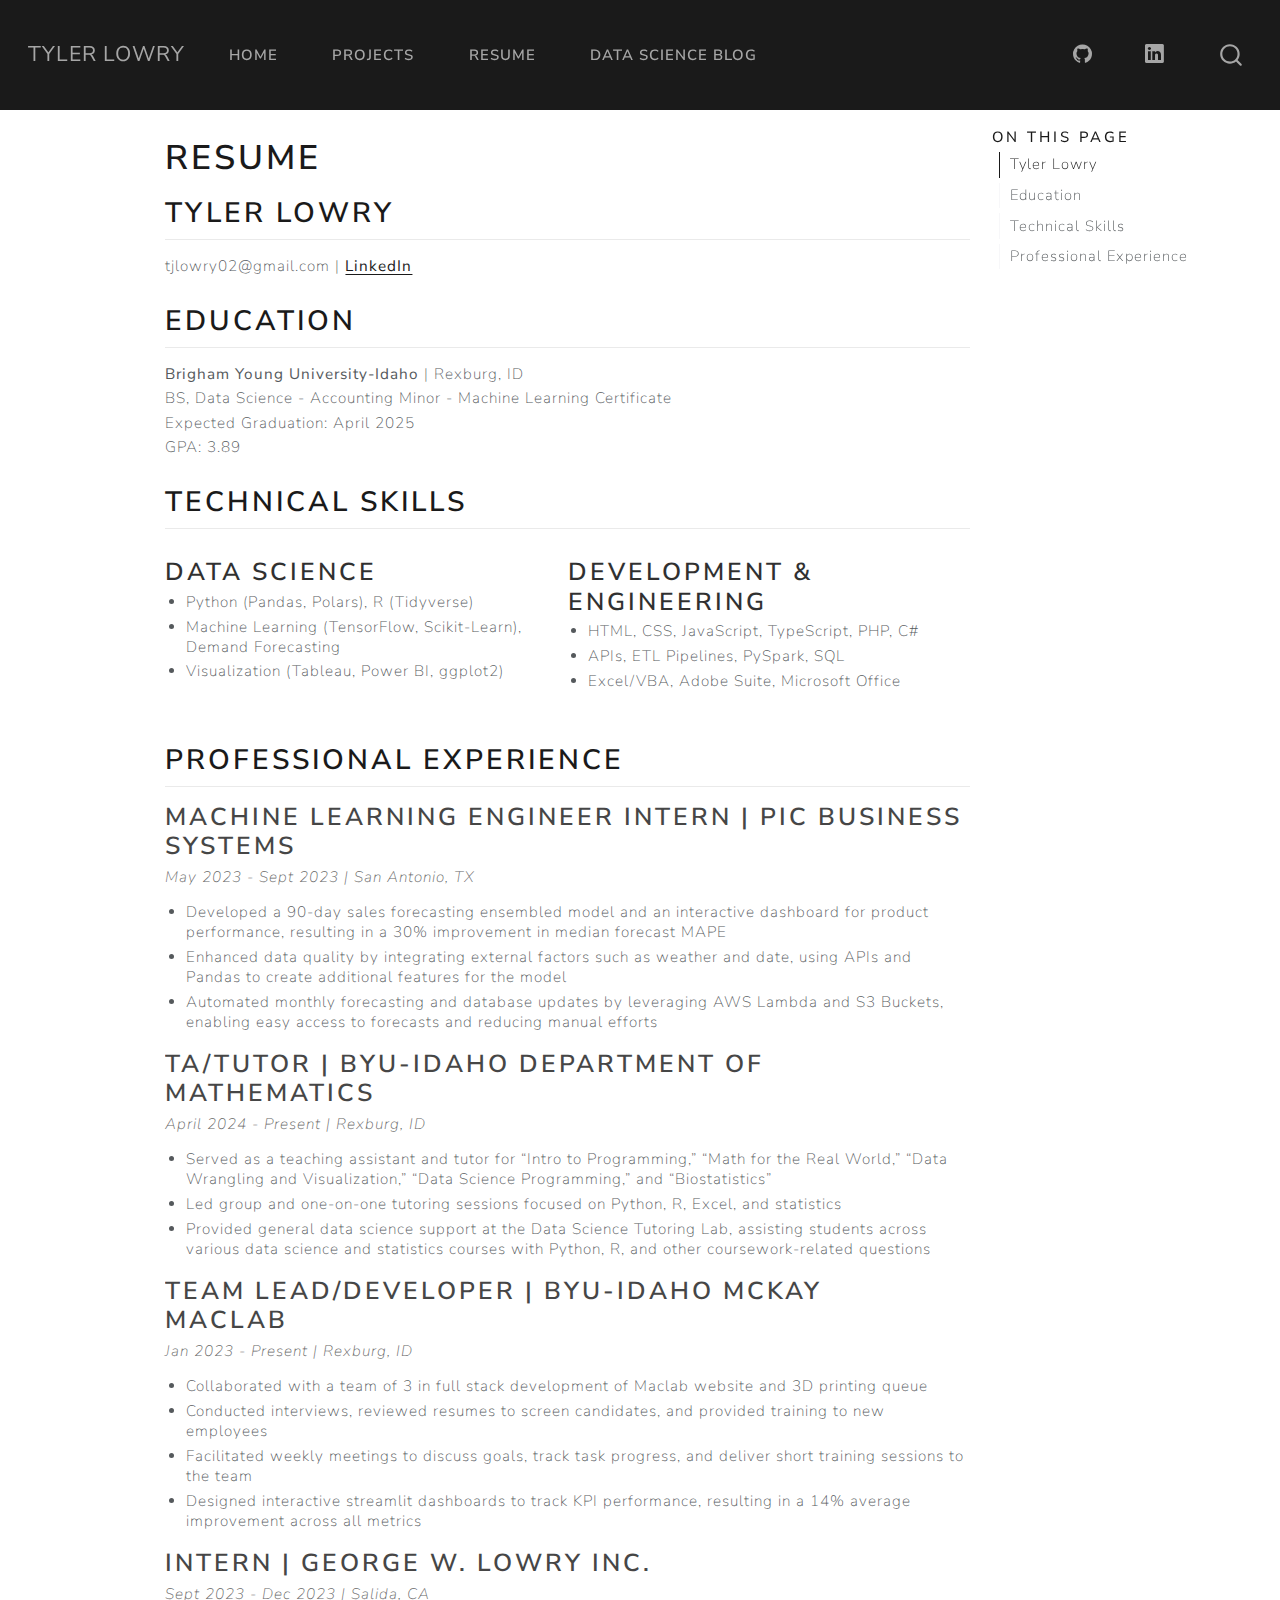
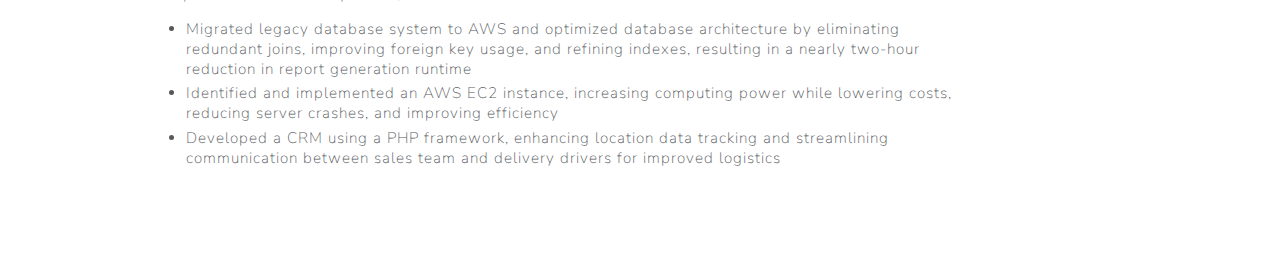
<file: docs/resume.html>
<!DOCTYPE html>
<html xmlns="http://www.w3.org/1999/xhtml" lang="en" xml:lang="en"><head>

<meta charset="utf-8">
<meta name="generator" content="quarto-1.6.42">

<meta name="viewport" content="width=device-width, initial-scale=1.0, user-scalable=yes">


<title>Resume – Tyler Lowry</title>
<style>
code{white-space: pre-wrap;}
span.smallcaps{font-variant: small-caps;}
div.columns{display: flex; gap: min(4vw, 1.5em);}
div.column{flex: auto; overflow-x: auto;}
div.hanging-indent{margin-left: 1.5em; text-indent: -1.5em;}
ul.task-list{list-style: none;}
ul.task-list li input[type="checkbox"] {
  width: 0.8em;
  margin: 0 0.8em 0.2em -1em; /* quarto-specific, see https://github.com/quarto-dev/quarto-cli/issues/4556 */ 
  vertical-align: middle;
}
</style>


<script src="site_libs/quarto-nav/quarto-nav.js"></script>
<script src="site_libs/quarto-nav/headroom.min.js"></script>
<script src="site_libs/clipboard/clipboard.min.js"></script>
<script src="site_libs/quarto-search/autocomplete.umd.js"></script>
<script src="site_libs/quarto-search/fuse.min.js"></script>
<script src="site_libs/quarto-search/quarto-search.js"></script>
<meta name="quarto:offset" content="./">
<script src="site_libs/quarto-html/quarto.js"></script>
<script src="site_libs/quarto-html/popper.min.js"></script>
<script src="site_libs/quarto-html/tippy.umd.min.js"></script>
<script src="site_libs/quarto-html/anchor.min.js"></script>
<link href="site_libs/quarto-html/tippy.css" rel="stylesheet">
<link href="site_libs/quarto-html/quarto-syntax-highlighting-2f5df379a58b258e96c21c0638c20c03.css" rel="stylesheet" id="quarto-text-highlighting-styles">
<script src="site_libs/bootstrap/bootstrap.min.js"></script>
<link href="site_libs/bootstrap/bootstrap-icons.css" rel="stylesheet">
<link href="site_libs/bootstrap/bootstrap-4968d28af72d4e5a34172c9bc5ef961b.min.css" rel="stylesheet" append-hash="true" id="quarto-bootstrap" data-mode="light">
<script id="quarto-search-options" type="application/json">{
  "location": "navbar",
  "copy-button": false,
  "collapse-after": 3,
  "panel-placement": "end",
  "type": "overlay",
  "limit": 50,
  "keyboard-shortcut": [
    "f",
    "/",
    "s"
  ],
  "show-item-context": false,
  "language": {
    "search-no-results-text": "No results",
    "search-matching-documents-text": "matching documents",
    "search-copy-link-title": "Copy link to search",
    "search-hide-matches-text": "Hide additional matches",
    "search-more-match-text": "more match in this document",
    "search-more-matches-text": "more matches in this document",
    "search-clear-button-title": "Clear",
    "search-text-placeholder": "",
    "search-detached-cancel-button-title": "Cancel",
    "search-submit-button-title": "Submit",
    "search-label": "Search"
  }
}</script>


<link rel="stylesheet" href="styles.css">
</head>

<body class="nav-fixed">

<div id="quarto-search-results"></div>
  <header id="quarto-header" class="headroom fixed-top">
    <nav class="navbar navbar-expand-lg " data-bs-theme="dark">
      <div class="navbar-container container-fluid">
      <div class="navbar-brand-container mx-auto">
    <a class="navbar-brand" href="./index.html">
    <span class="navbar-title">Tyler Lowry</span>
    </a>
  </div>
            <div id="quarto-search" class="" title="Search"></div>
          <button class="navbar-toggler" type="button" data-bs-toggle="collapse" data-bs-target="#navbarCollapse" aria-controls="navbarCollapse" role="menu" aria-expanded="false" aria-label="Toggle navigation" onclick="if (window.quartoToggleHeadroom) { window.quartoToggleHeadroom(); }">
  <span class="navbar-toggler-icon"></span>
</button>
          <div class="collapse navbar-collapse" id="navbarCollapse">
            <ul class="navbar-nav navbar-nav-scroll me-auto">
  <li class="nav-item">
    <a class="nav-link" href="./index.html"> 
<span class="menu-text">Home</span></a>
  </li>  
  <li class="nav-item">
    <a class="nav-link" href="./about.html"> 
<span class="menu-text">Projects</span></a>
  </li>  
  <li class="nav-item">
    <a class="nav-link active" href="./resume.html" aria-current="page"> 
<span class="menu-text">Resume</span></a>
  </li>  
  <li class="nav-item">
    <a class="nav-link" href="./posts.html"> 
<span class="menu-text">Data Science Blog</span></a>
  </li>  
</ul>
            <ul class="navbar-nav navbar-nav-scroll ms-auto">
  <li class="nav-item compact">
    <a class="nav-link" href="https://github.com/tjlowry"> <i class="bi bi-github" role="img">
</i> 
<span class="menu-text"></span></a>
  </li>  
  <li class="nav-item compact">
    <a class="nav-link" href="./www.linkedin.com/in/tylerj-lowry"> <i class="bi bi-linkedin" role="img">
</i> 
<span class="menu-text"></span></a>
  </li>  
</ul>
          </div> <!-- /navcollapse -->
            <div class="quarto-navbar-tools">
</div>
      </div> <!-- /container-fluid -->
    </nav>
</header>
<!-- content -->
<div id="quarto-content" class="quarto-container page-columns page-rows-contents page-layout-article page-navbar">
<!-- sidebar -->
<!-- margin-sidebar -->
    <div id="quarto-margin-sidebar" class="sidebar margin-sidebar">
        <nav id="TOC" role="doc-toc" class="toc-active">
    <h2 id="toc-title">On this page</h2>
   
  <ul>
  <li><a href="#tyler-lowry" id="toc-tyler-lowry" class="nav-link active" data-scroll-target="#tyler-lowry">Tyler Lowry</a></li>
  <li><a href="#education" id="toc-education" class="nav-link" data-scroll-target="#education">Education</a></li>
  <li><a href="#technical-skills" id="toc-technical-skills" class="nav-link" data-scroll-target="#technical-skills">Technical Skills</a></li>
  <li><a href="#professional-experience" id="toc-professional-experience" class="nav-link" data-scroll-target="#professional-experience">Professional Experience</a>
  <ul class="collapse">
  <li><a href="#machine-learning-engineer-intern-pic-business-systems" id="toc-machine-learning-engineer-intern-pic-business-systems" class="nav-link" data-scroll-target="#machine-learning-engineer-intern-pic-business-systems">Machine Learning Engineer Intern | PIC Business Systems</a></li>
  <li><a href="#tatutor-byu-idaho-department-of-mathematics" id="toc-tatutor-byu-idaho-department-of-mathematics" class="nav-link" data-scroll-target="#tatutor-byu-idaho-department-of-mathematics">TA/Tutor | BYU-Idaho Department of Mathematics</a></li>
  <li><a href="#team-leaddeveloper-byu-idaho-mckay-maclab" id="toc-team-leaddeveloper-byu-idaho-mckay-maclab" class="nav-link" data-scroll-target="#team-leaddeveloper-byu-idaho-mckay-maclab">Team Lead/Developer | BYU-Idaho McKay Maclab</a></li>
  <li><a href="#intern-george-w.-lowry-inc." id="toc-intern-george-w.-lowry-inc." class="nav-link" data-scroll-target="#intern-george-w.-lowry-inc.">Intern | George W. Lowry Inc.</a></li>
  </ul></li>
  </ul>
</nav>
    </div>
<!-- main -->
<main class="content" id="quarto-document-content">

<header id="title-block-header" class="quarto-title-block default">
<div class="quarto-title">
<h1 class="title">Resume</h1>
</div>



<div class="quarto-title-meta">

    
  
    
  </div>
  


</header>


<section id="tyler-lowry" class="level2">
<h2 class="anchored" data-anchor-id="tyler-lowry">Tyler Lowry</h2>
<p>tjlowry02@gmail.com | <a href="https://linkedin.com/in/tylerj-lowry">LinkedIn</a></p>
</section>
<section id="education" class="level2">
<h2 class="anchored" data-anchor-id="education">Education</h2>
<p><strong>Brigham Young University-Idaho</strong> | Rexburg, ID<br>
BS, Data Science - Accounting Minor - Machine Learning Certificate<br>
Expected Graduation: April 2025<br>
GPA: 3.89</p>
</section>
<section id="technical-skills" class="level2">
<h2 class="anchored" data-anchor-id="technical-skills">Technical Skills</h2>
<div class="columns">
<div class="column" style="width:50%;">
<section id="data-science" class="level3">
<h3 class="anchored" data-anchor-id="data-science">Data Science</h3>
<ul>
<li>Python (Pandas, Polars), R (Tidyverse)</li>
<li>Machine Learning (TensorFlow, Scikit-Learn), Demand Forecasting</li>
<li>Visualization (Tableau, Power BI, ggplot2)</li>
</ul>
</section>
</div><div class="column" style="width:50%;">
<section id="development-engineering" class="level3">
<h3 class="anchored" data-anchor-id="development-engineering">Development &amp; Engineering</h3>
<ul>
<li>HTML, CSS, JavaScript, TypeScript, PHP, C#</li>
<li>APIs, ETL Pipelines, PySpark, SQL</li>
<li>Excel/VBA, Adobe Suite, Microsoft Office</li>
</ul>
</section>
</div>
</div>
</section>
<section id="professional-experience" class="level2">
<h2 class="anchored" data-anchor-id="professional-experience">Professional Experience</h2>
<section id="machine-learning-engineer-intern-pic-business-systems" class="level3 experience-entry">
<h3 class="anchored" data-anchor-id="machine-learning-engineer-intern-pic-business-systems">Machine Learning Engineer Intern | PIC Business Systems</h3>
<p><em>May 2023 - Sept 2023</em> | San Antonio, TX</p>
<ul>
<li>Developed a 90-day sales forecasting ensembled model and an interactive dashboard for product performance, resulting in a 30% improvement in median forecast MAPE</li>
<li>Enhanced data quality by integrating external factors such as weather and date, using APIs and Pandas to create additional features for the model</li>
<li>Automated monthly forecasting and database updates by leveraging AWS Lambda and S3 Buckets, enabling easy access to forecasts and reducing manual efforts</li>
</ul>
</section>
<section id="tatutor-byu-idaho-department-of-mathematics" class="level3 experience-entry">
<h3 class="anchored" data-anchor-id="tatutor-byu-idaho-department-of-mathematics">TA/Tutor | BYU-Idaho Department of Mathematics</h3>
<p><em>April 2024 - Present</em> | Rexburg, ID</p>
<ul>
<li>Served as a teaching assistant and tutor for “Intro to Programming,” “Math for the Real World,” “Data Wrangling and Visualization,” “Data Science Programming,” and “Biostatistics”</li>
<li>Led group and one-on-one tutoring sessions focused on Python, R, Excel, and statistics</li>
<li>Provided general data science support at the Data Science Tutoring Lab, assisting students across various data science and statistics courses with Python, R, and other coursework-related questions</li>
</ul>
</section>
<section id="team-leaddeveloper-byu-idaho-mckay-maclab" class="level3 experience-entry">
<h3 class="anchored" data-anchor-id="team-leaddeveloper-byu-idaho-mckay-maclab">Team Lead/Developer | BYU-Idaho McKay Maclab</h3>
<p><em>Jan 2023 - Present</em> | Rexburg, ID</p>
<ul>
<li>Collaborated with a team of 3 in full stack development of Maclab website and 3D printing queue</li>
<li>Conducted interviews, reviewed resumes to screen candidates, and provided training to new employees</li>
<li>Facilitated weekly meetings to discuss goals, track task progress, and deliver short training sessions to the team</li>
<li>Designed interactive streamlit dashboards to track KPI performance, resulting in a 14% average improvement across all metrics</li>
</ul>
</section>
<section id="intern-george-w.-lowry-inc." class="level3 experience-entry">
<h3 class="anchored" data-anchor-id="intern-george-w.-lowry-inc.">Intern | George W. Lowry Inc.</h3>
<p><em>Sept 2023 - Dec 2023</em> | Salida, CA</p>
<ul>
<li>Migrated legacy database system to AWS and optimized database architecture by eliminating redundant joins, improving foreign key usage, and refining indexes, resulting in a nearly two-hour reduction in report generation runtime</li>
<li>Identified and implemented an AWS EC2 instance, increasing computing power while lowering costs, reducing server crashes, and improving efficiency</li>
<li>Developed a CRM using a PHP framework, enhancing location data tracking and streamlining communication between sales team and delivery drivers for improved logistics</li>
</ul>
</section>


</section>

</main> <!-- /main -->
<script id="quarto-html-after-body" type="application/javascript">
window.document.addEventListener("DOMContentLoaded", function (event) {
  const toggleBodyColorMode = (bsSheetEl) => {
    const mode = bsSheetEl.getAttribute("data-mode");
    const bodyEl = window.document.querySelector("body");
    if (mode === "dark") {
      bodyEl.classList.add("quarto-dark");
      bodyEl.classList.remove("quarto-light");
    } else {
      bodyEl.classList.add("quarto-light");
      bodyEl.classList.remove("quarto-dark");
    }
  }
  const toggleBodyColorPrimary = () => {
    const bsSheetEl = window.document.querySelector("link#quarto-bootstrap");
    if (bsSheetEl) {
      toggleBodyColorMode(bsSheetEl);
    }
  }
  toggleBodyColorPrimary();  
  const icon = "";
  const anchorJS = new window.AnchorJS();
  anchorJS.options = {
    placement: 'right',
    icon: icon
  };
  anchorJS.add('.anchored');
  const isCodeAnnotation = (el) => {
    for (const clz of el.classList) {
      if (clz.startsWith('code-annotation-')) {                     
        return true;
      }
    }
    return false;
  }
  const onCopySuccess = function(e) {
    // button target
    const button = e.trigger;
    // don't keep focus
    button.blur();
    // flash "checked"
    button.classList.add('code-copy-button-checked');
    var currentTitle = button.getAttribute("title");
    button.setAttribute("title", "Copied!");
    let tooltip;
    if (window.bootstrap) {
      button.setAttribute("data-bs-toggle", "tooltip");
      button.setAttribute("data-bs-placement", "left");
      button.setAttribute("data-bs-title", "Copied!");
      tooltip = new bootstrap.Tooltip(button, 
        { trigger: "manual", 
          customClass: "code-copy-button-tooltip",
          offset: [0, -8]});
      tooltip.show();    
    }
    setTimeout(function() {
      if (tooltip) {
        tooltip.hide();
        button.removeAttribute("data-bs-title");
        button.removeAttribute("data-bs-toggle");
        button.removeAttribute("data-bs-placement");
      }
      button.setAttribute("title", currentTitle);
      button.classList.remove('code-copy-button-checked');
    }, 1000);
    // clear code selection
    e.clearSelection();
  }
  const getTextToCopy = function(trigger) {
      const codeEl = trigger.previousElementSibling.cloneNode(true);
      for (const childEl of codeEl.children) {
        if (isCodeAnnotation(childEl)) {
          childEl.remove();
        }
      }
      return codeEl.innerText;
  }
  const clipboard = new window.ClipboardJS('.code-copy-button:not([data-in-quarto-modal])', {
    text: getTextToCopy
  });
  clipboard.on('success', onCopySuccess);
  if (window.document.getElementById('quarto-embedded-source-code-modal')) {
    const clipboardModal = new window.ClipboardJS('.code-copy-button[data-in-quarto-modal]', {
      text: getTextToCopy,
      container: window.document.getElementById('quarto-embedded-source-code-modal')
    });
    clipboardModal.on('success', onCopySuccess);
  }
    var localhostRegex = new RegExp(/^(?:http|https):\/\/localhost\:?[0-9]*\//);
    var mailtoRegex = new RegExp(/^mailto:/);
      var filterRegex = new RegExp('/' + window.location.host + '/');
    var isInternal = (href) => {
        return filterRegex.test(href) || localhostRegex.test(href) || mailtoRegex.test(href);
    }
    // Inspect non-navigation links and adorn them if external
 	var links = window.document.querySelectorAll('a[href]:not(.nav-link):not(.navbar-brand):not(.toc-action):not(.sidebar-link):not(.sidebar-item-toggle):not(.pagination-link):not(.no-external):not([aria-hidden]):not(.dropdown-item):not(.quarto-navigation-tool):not(.about-link)');
    for (var i=0; i<links.length; i++) {
      const link = links[i];
      if (!isInternal(link.href)) {
        // undo the damage that might have been done by quarto-nav.js in the case of
        // links that we want to consider external
        if (link.dataset.originalHref !== undefined) {
          link.href = link.dataset.originalHref;
        }
      }
    }
  function tippyHover(el, contentFn, onTriggerFn, onUntriggerFn) {
    const config = {
      allowHTML: true,
      maxWidth: 500,
      delay: 100,
      arrow: false,
      appendTo: function(el) {
          return el.parentElement;
      },
      interactive: true,
      interactiveBorder: 10,
      theme: 'quarto',
      placement: 'bottom-start',
    };
    if (contentFn) {
      config.content = contentFn;
    }
    if (onTriggerFn) {
      config.onTrigger = onTriggerFn;
    }
    if (onUntriggerFn) {
      config.onUntrigger = onUntriggerFn;
    }
    window.tippy(el, config); 
  }
  const noterefs = window.document.querySelectorAll('a[role="doc-noteref"]');
  for (var i=0; i<noterefs.length; i++) {
    const ref = noterefs[i];
    tippyHover(ref, function() {
      // use id or data attribute instead here
      let href = ref.getAttribute('data-footnote-href') || ref.getAttribute('href');
      try { href = new URL(href).hash; } catch {}
      const id = href.replace(/^#\/?/, "");
      const note = window.document.getElementById(id);
      if (note) {
        return note.innerHTML;
      } else {
        return "";
      }
    });
  }
  const xrefs = window.document.querySelectorAll('a.quarto-xref');
  const processXRef = (id, note) => {
    // Strip column container classes
    const stripColumnClz = (el) => {
      el.classList.remove("page-full", "page-columns");
      if (el.children) {
        for (const child of el.children) {
          stripColumnClz(child);
        }
      }
    }
    stripColumnClz(note)
    if (id === null || id.startsWith('sec-')) {
      // Special case sections, only their first couple elements
      const container = document.createElement("div");
      if (note.children && note.children.length > 2) {
        container.appendChild(note.children[0].cloneNode(true));
        for (let i = 1; i < note.children.length; i++) {
          const child = note.children[i];
          if (child.tagName === "P" && child.innerText === "") {
            continue;
          } else {
            container.appendChild(child.cloneNode(true));
            break;
          }
        }
        if (window.Quarto?.typesetMath) {
          window.Quarto.typesetMath(container);
        }
        return container.innerHTML
      } else {
        if (window.Quarto?.typesetMath) {
          window.Quarto.typesetMath(note);
        }
        return note.innerHTML;
      }
    } else {
      // Remove any anchor links if they are present
      const anchorLink = note.querySelector('a.anchorjs-link');
      if (anchorLink) {
        anchorLink.remove();
      }
      if (window.Quarto?.typesetMath) {
        window.Quarto.typesetMath(note);
      }
      if (note.classList.contains("callout")) {
        return note.outerHTML;
      } else {
        return note.innerHTML;
      }
    }
  }
  for (var i=0; i<xrefs.length; i++) {
    const xref = xrefs[i];
    tippyHover(xref, undefined, function(instance) {
      instance.disable();
      let url = xref.getAttribute('href');
      let hash = undefined; 
      if (url.startsWith('#')) {
        hash = url;
      } else {
        try { hash = new URL(url).hash; } catch {}
      }
      if (hash) {
        const id = hash.replace(/^#\/?/, "");
        const note = window.document.getElementById(id);
        if (note !== null) {
          try {
            const html = processXRef(id, note.cloneNode(true));
            instance.setContent(html);
          } finally {
            instance.enable();
            instance.show();
          }
        } else {
          // See if we can fetch this
          fetch(url.split('#')[0])
          .then(res => res.text())
          .then(html => {
            const parser = new DOMParser();
            const htmlDoc = parser.parseFromString(html, "text/html");
            const note = htmlDoc.getElementById(id);
            if (note !== null) {
              const html = processXRef(id, note);
              instance.setContent(html);
            } 
          }).finally(() => {
            instance.enable();
            instance.show();
          });
        }
      } else {
        // See if we can fetch a full url (with no hash to target)
        // This is a special case and we should probably do some content thinning / targeting
        fetch(url)
        .then(res => res.text())
        .then(html => {
          const parser = new DOMParser();
          const htmlDoc = parser.parseFromString(html, "text/html");
          const note = htmlDoc.querySelector('main.content');
          if (note !== null) {
            // This should only happen for chapter cross references
            // (since there is no id in the URL)
            // remove the first header
            if (note.children.length > 0 && note.children[0].tagName === "HEADER") {
              note.children[0].remove();
            }
            const html = processXRef(null, note);
            instance.setContent(html);
          } 
        }).finally(() => {
          instance.enable();
          instance.show();
        });
      }
    }, function(instance) {
    });
  }
      let selectedAnnoteEl;
      const selectorForAnnotation = ( cell, annotation) => {
        let cellAttr = 'data-code-cell="' + cell + '"';
        let lineAttr = 'data-code-annotation="' +  annotation + '"';
        const selector = 'span[' + cellAttr + '][' + lineAttr + ']';
        return selector;
      }
      const selectCodeLines = (annoteEl) => {
        const doc = window.document;
        const targetCell = annoteEl.getAttribute("data-target-cell");
        const targetAnnotation = annoteEl.getAttribute("data-target-annotation");
        const annoteSpan = window.document.querySelector(selectorForAnnotation(targetCell, targetAnnotation));
        const lines = annoteSpan.getAttribute("data-code-lines").split(",");
        const lineIds = lines.map((line) => {
          return targetCell + "-" + line;
        })
        let top = null;
        let height = null;
        let parent = null;
        if (lineIds.length > 0) {
            //compute the position of the single el (top and bottom and make a div)
            const el = window.document.getElementById(lineIds[0]);
            top = el.offsetTop;
            height = el.offsetHeight;
            parent = el.parentElement.parentElement;
          if (lineIds.length > 1) {
            const lastEl = window.document.getElementById(lineIds[lineIds.length - 1]);
            const bottom = lastEl.offsetTop + lastEl.offsetHeight;
            height = bottom - top;
          }
          if (top !== null && height !== null && parent !== null) {
            // cook up a div (if necessary) and position it 
            let div = window.document.getElementById("code-annotation-line-highlight");
            if (div === null) {
              div = window.document.createElement("div");
              div.setAttribute("id", "code-annotation-line-highlight");
              div.style.position = 'absolute';
              parent.appendChild(div);
            }
            div.style.top = top - 2 + "px";
            div.style.height = height + 4 + "px";
            div.style.left = 0;
            let gutterDiv = window.document.getElementById("code-annotation-line-highlight-gutter");
            if (gutterDiv === null) {
              gutterDiv = window.document.createElement("div");
              gutterDiv.setAttribute("id", "code-annotation-line-highlight-gutter");
              gutterDiv.style.position = 'absolute';
              const codeCell = window.document.getElementById(targetCell);
              const gutter = codeCell.querySelector('.code-annotation-gutter');
              gutter.appendChild(gutterDiv);
            }
            gutterDiv.style.top = top - 2 + "px";
            gutterDiv.style.height = height + 4 + "px";
          }
          selectedAnnoteEl = annoteEl;
        }
      };
      const unselectCodeLines = () => {
        const elementsIds = ["code-annotation-line-highlight", "code-annotation-line-highlight-gutter"];
        elementsIds.forEach((elId) => {
          const div = window.document.getElementById(elId);
          if (div) {
            div.remove();
          }
        });
        selectedAnnoteEl = undefined;
      };
        // Handle positioning of the toggle
    window.addEventListener(
      "resize",
      throttle(() => {
        elRect = undefined;
        if (selectedAnnoteEl) {
          selectCodeLines(selectedAnnoteEl);
        }
      }, 10)
    );
    function throttle(fn, ms) {
    let throttle = false;
    let timer;
      return (...args) => {
        if(!throttle) { // first call gets through
            fn.apply(this, args);
            throttle = true;
        } else { // all the others get throttled
            if(timer) clearTimeout(timer); // cancel #2
            timer = setTimeout(() => {
              fn.apply(this, args);
              timer = throttle = false;
            }, ms);
        }
      };
    }
      // Attach click handler to the DT
      const annoteDls = window.document.querySelectorAll('dt[data-target-cell]');
      for (const annoteDlNode of annoteDls) {
        annoteDlNode.addEventListener('click', (event) => {
          const clickedEl = event.target;
          if (clickedEl !== selectedAnnoteEl) {
            unselectCodeLines();
            const activeEl = window.document.querySelector('dt[data-target-cell].code-annotation-active');
            if (activeEl) {
              activeEl.classList.remove('code-annotation-active');
            }
            selectCodeLines(clickedEl);
            clickedEl.classList.add('code-annotation-active');
          } else {
            // Unselect the line
            unselectCodeLines();
            clickedEl.classList.remove('code-annotation-active');
          }
        });
      }
  const findCites = (el) => {
    const parentEl = el.parentElement;
    if (parentEl) {
      const cites = parentEl.dataset.cites;
      if (cites) {
        return {
          el,
          cites: cites.split(' ')
        };
      } else {
        return findCites(el.parentElement)
      }
    } else {
      return undefined;
    }
  };
  var bibliorefs = window.document.querySelectorAll('a[role="doc-biblioref"]');
  for (var i=0; i<bibliorefs.length; i++) {
    const ref = bibliorefs[i];
    const citeInfo = findCites(ref);
    if (citeInfo) {
      tippyHover(citeInfo.el, function() {
        var popup = window.document.createElement('div');
        citeInfo.cites.forEach(function(cite) {
          var citeDiv = window.document.createElement('div');
          citeDiv.classList.add('hanging-indent');
          citeDiv.classList.add('csl-entry');
          var biblioDiv = window.document.getElementById('ref-' + cite);
          if (biblioDiv) {
            citeDiv.innerHTML = biblioDiv.innerHTML;
          }
          popup.appendChild(citeDiv);
        });
        return popup.innerHTML;
      });
    }
  }
});
</script>
</div> <!-- /content -->




</body></html>
</file>
<file: docs/site_libs/quarto-html/tippy.css>
.tippy-box[data-animation=fade][data-state=hidden]{opacity:0}[data-tippy-root]{max-width:calc(100vw - 10px)}.tippy-box{position:relative;background-color:#333;color:#fff;border-radius:4px;font-size:14px;line-height:1.4;white-space:normal;outline:0;transition-property:transform,visibility,opacity}.tippy-box[data-placement^=top]>.tippy-arrow{bottom:0}.tippy-box[data-placement^=top]>.tippy-arrow:before{bottom:-7px;left:0;border-width:8px 8px 0;border-top-color:initial;transform-origin:center top}.tippy-box[data-placement^=bottom]>.tippy-arrow{top:0}.tippy-box[data-placement^=bottom]>.tippy-arrow:before{top:-7px;left:0;border-width:0 8px 8px;border-bottom-color:initial;transform-origin:center bottom}.tippy-box[data-placement^=left]>.tippy-arrow{right:0}.tippy-box[data-placement^=left]>.tippy-arrow:before{border-width:8px 0 8px 8px;border-left-color:initial;right:-7px;transform-origin:center left}.tippy-box[data-placement^=right]>.tippy-arrow{left:0}.tippy-box[data-placement^=right]>.tippy-arrow:before{left:-7px;border-width:8px 8px 8px 0;border-right-color:initial;transform-origin:center right}.tippy-box[data-inertia][data-state=visible]{transition-timing-function:cubic-bezier(.54,1.5,.38,1.11)}.tippy-arrow{width:16px;height:16px;color:#333}.tippy-arrow:before{content:"";position:absolute;border-color:transparent;border-style:solid}.tippy-content{position:relative;padding:5px 9px;z-index:1}
</file>
<file: docs/site_libs/quarto-html/quarto-syntax-highlighting-2f5df379a58b258e96c21c0638c20c03.css>
/* quarto syntax highlight colors */
:root {
  --quarto-hl-ot-color: #003B4F;
  --quarto-hl-at-color: #657422;
  --quarto-hl-ss-color: #20794D;
  --quarto-hl-an-color: #5E5E5E;
  --quarto-hl-fu-color: #4758AB;
  --quarto-hl-st-color: #20794D;
  --quarto-hl-cf-color: #003B4F;
  --quarto-hl-op-color: #5E5E5E;
  --quarto-hl-er-color: #AD0000;
  --quarto-hl-bn-color: #AD0000;
  --quarto-hl-al-color: #AD0000;
  --quarto-hl-va-color: #111111;
  --quarto-hl-bu-color: inherit;
  --quarto-hl-ex-color: inherit;
  --quarto-hl-pp-color: #AD0000;
  --quarto-hl-in-color: #5E5E5E;
  --quarto-hl-vs-color: #20794D;
  --quarto-hl-wa-color: #5E5E5E;
  --quarto-hl-do-color: #5E5E5E;
  --quarto-hl-im-color: #00769E;
  --quarto-hl-ch-color: #20794D;
  --quarto-hl-dt-color: #AD0000;
  --quarto-hl-fl-color: #AD0000;
  --quarto-hl-co-color: #5E5E5E;
  --quarto-hl-cv-color: #5E5E5E;
  --quarto-hl-cn-color: #8f5902;
  --quarto-hl-sc-color: #5E5E5E;
  --quarto-hl-dv-color: #AD0000;
  --quarto-hl-kw-color: #003B4F;
}

/* other quarto variables */
:root {
  --quarto-font-monospace: SFMono-Regular, Menlo, Monaco, Consolas, "Liberation Mono", "Courier New", monospace;
}

pre > code.sourceCode > span {
  color: #003B4F;
}

code span {
  color: #003B4F;
}

code.sourceCode > span {
  color: #003B4F;
}

div.sourceCode,
div.sourceCode pre.sourceCode {
  color: #003B4F;
}

code span.ot {
  color: #003B4F;
  font-style: inherit;
}

code span.at {
  color: #657422;
  font-style: inherit;
}

code span.ss {
  color: #20794D;
  font-style: inherit;
}

code span.an {
  color: #5E5E5E;
  font-style: inherit;
}

code span.fu {
  color: #4758AB;
  font-style: inherit;
}

code span.st {
  color: #20794D;
  font-style: inherit;
}

code span.cf {
  color: #003B4F;
  font-weight: bold;
  font-style: inherit;
}

code span.op {
  color: #5E5E5E;
  font-style: inherit;
}

code span.er {
  color: #AD0000;
  font-style: inherit;
}

code span.bn {
  color: #AD0000;
  font-style: inherit;
}

code span.al {
  color: #AD0000;
  font-style: inherit;
}

code span.va {
  color: #111111;
  font-style: inherit;
}

code span.bu {
  font-style: inherit;
}

code span.ex {
  font-style: inherit;
}

code span.pp {
  color: #AD0000;
  font-style: inherit;
}

code span.in {
  color: #5E5E5E;
  font-style: inherit;
}

code span.vs {
  color: #20794D;
  font-style: inherit;
}

code span.wa {
  color: #5E5E5E;
  font-style: italic;
}

code span.do {
  color: #5E5E5E;
  font-style: italic;
}

code span.im {
  color: #00769E;
  font-style: inherit;
}

code span.ch {
  color: #20794D;
  font-style: inherit;
}

code span.dt {
  color: #AD0000;
  font-style: inherit;
}

code span.fl {
  color: #AD0000;
  font-style: inherit;
}

code span.co {
  color: #5E5E5E;
  font-style: inherit;
}

code span.cv {
  color: #5E5E5E;
  font-style: italic;
}

code span.cn {
  color: #8f5902;
  font-style: inherit;
}

code span.sc {
  color: #5E5E5E;
  font-style: inherit;
}

code span.dv {
  color: #AD0000;
  font-style: inherit;
}

code span.kw {
  color: #003B4F;
  font-weight: bold;
  font-style: inherit;
}

.prevent-inlining {
  content: "</";
}

/*# sourceMappingURL=35eb38a806ee71ea6d2563be2308c832.css.map */
</file>
<file: docs/styles.css>
/* css styles */
/* Dramatic change to verify CSS is working */
/* h1 {
    background: linear-gradient(90deg, #ff6b6b, #4d97ff);
    -webkit-background-clip: text;
    background-clip: text;
    color: transparent;
    display: inline-block;
    font-weight: bold;
    padding: 5px 0;
  } */
  
  /* Navigation hover effect */
  nav a:hover {
    color: #4d97ff;
    transition: color 0.3s ease;
  }
  
  /* Skills section spacing */
  .skills-section {
    margin-bottom: 1rem;
  }
  
  /* Profile image enhancement */
  .profile-image img, 
  img[src="profile_pic.jpeg"] {
    box-shadow: 0 4px 8px rgba(0,0,0,0.1);
    border-radius: 6px;
    transition: transform 0.3s ease;
  }
  
  
  /* Section dividers */
  .section-divider,
  h2 {
    border-bottom: 1px solid #eaeaea;
    margin: 1rem 0 0.5rem 0;
    padding-bottom: 0.5rem;
  }
  
  /* Improved text readability */
  p {
    line-height: 1.6;
  }
  
  /* General spacing improvements */
  section {
    margin-bottom: 2rem;
  }
  
  /* List styling */
  ul {
    padding-left: 1.2rem;
  }
  
  li {
    margin-bottom: 0.5rem;
  }

/* Experience section styling */
.experience-entry {
    margin-bottom: 2rem;
  }
  
  .experience-entry h3 {
    margin-bottom: 0.2rem;
    color: #333;
  }
  
  .experience-entry p {
    margin-top: 0;
    margin-bottom: 0.8rem;
    color: #666;
    font-style: italic;
  }
  
  .experience-entry ul {
    margin-top: 0.5rem;
  }
/* Make content more compact */
body {
    font-size: 0.9rem;
    line-height: 1.4;
  }
  
  /* Reduce spacing between sections */
  h2 {
    margin-top: 1.2rem;
    margin-bottom: 0.8rem;
  }
  
  h3 {
    margin-top: 0.9rem;
    margin-bottom: 0.3rem;
  }
  
  /* Make lists more compact */
  ul {
    margin-top: 0.3rem;
    margin-bottom: 0.8rem;
  }
  
  li {
    margin-bottom: 0.3rem;
    line-height: 1.3;
  }
  
  /* Add some horizontal breathing room */
  .page-container {
    max-width: 1200px;
    margin: 0 auto;
    padding: 0 2rem;
  }
  
  /* Reduce section margins */
  section {
    margin-bottom: 1.5rem;
  }
  
  /* Make experience entries more compact */
  .experience-entry {
    margin-bottom: 1rem;
  }
</file>
<file: docs/site_libs/quarto-html/quarto-syntax-highlighting.css>
/* quarto syntax highlight colors */
:root {
  --quarto-hl-ot-color: #003B4F;
  --quarto-hl-at-color: #657422;
  --quarto-hl-ss-color: #20794D;
  --quarto-hl-an-color: #5E5E5E;
  --quarto-hl-fu-color: #4758AB;
  --quarto-hl-st-color: #20794D;
  --quarto-hl-cf-color: #003B4F;
  --quarto-hl-op-color: #5E5E5E;
  --quarto-hl-er-color: #AD0000;
  --quarto-hl-bn-color: #AD0000;
  --quarto-hl-al-color: #AD0000;
  --quarto-hl-va-color: #111111;
  --quarto-hl-bu-color: inherit;
  --quarto-hl-ex-color: inherit;
  --quarto-hl-pp-color: #AD0000;
  --quarto-hl-in-color: #5E5E5E;
  --quarto-hl-vs-color: #20794D;
  --quarto-hl-wa-color: #5E5E5E;
  --quarto-hl-do-color: #5E5E5E;
  --quarto-hl-im-color: #00769E;
  --quarto-hl-ch-color: #20794D;
  --quarto-hl-dt-color: #AD0000;
  --quarto-hl-fl-color: #AD0000;
  --quarto-hl-co-color: #5E5E5E;
  --quarto-hl-cv-color: #5E5E5E;
  --quarto-hl-cn-color: #8f5902;
  --quarto-hl-sc-color: #5E5E5E;
  --quarto-hl-dv-color: #AD0000;
  --quarto-hl-kw-color: #003B4F;
}

/* other quarto variables */
:root {
  --quarto-font-monospace: SFMono-Regular, Menlo, Monaco, Consolas, "Liberation Mono", "Courier New", monospace;
}

pre > code.sourceCode > span {
  color: #003B4F;
}

code span {
  color: #003B4F;
}

code.sourceCode > span {
  color: #003B4F;
}

div.sourceCode,
div.sourceCode pre.sourceCode {
  color: #003B4F;
}

code span.ot {
  color: #003B4F;
  font-style: inherit;
}

code span.at {
  color: #657422;
  font-style: inherit;
}

code span.ss {
  color: #20794D;
  font-style: inherit;
}

code span.an {
  color: #5E5E5E;
  font-style: inherit;
}

code span.fu {
  color: #4758AB;
  font-style: inherit;
}

code span.st {
  color: #20794D;
  font-style: inherit;
}

code span.cf {
  color: #003B4F;
  font-weight: bold;
  font-style: inherit;
}

code span.op {
  color: #5E5E5E;
  font-style: inherit;
}

code span.er {
  color: #AD0000;
  font-style: inherit;
}

code span.bn {
  color: #AD0000;
  font-style: inherit;
}

code span.al {
  color: #AD0000;
  font-style: inherit;
}

code span.va {
  color: #111111;
  font-style: inherit;
}

code span.bu {
  font-style: inherit;
}

code span.ex {
  font-style: inherit;
}

code span.pp {
  color: #AD0000;
  font-style: inherit;
}

code span.in {
  color: #5E5E5E;
  font-style: inherit;
}

code span.vs {
  color: #20794D;
  font-style: inherit;
}

code span.wa {
  color: #5E5E5E;
  font-style: italic;
}

code span.do {
  color: #5E5E5E;
  font-style: italic;
}

code span.im {
  color: #00769E;
  font-style: inherit;
}

code span.ch {
  color: #20794D;
  font-style: inherit;
}

code span.dt {
  color: #AD0000;
  font-style: inherit;
}

code span.fl {
  color: #AD0000;
  font-style: inherit;
}

code span.co {
  color: #5E5E5E;
  font-style: inherit;
}

code span.cv {
  color: #5E5E5E;
  font-style: italic;
}

code span.cn {
  color: #8f5902;
  font-style: inherit;
}

code span.sc {
  color: #5E5E5E;
  font-style: inherit;
}

code span.dv {
  color: #AD0000;
  font-style: inherit;
}

code span.kw {
  color: #003B4F;
  font-weight: bold;
  font-style: inherit;
}

.prevent-inlining {
  content: "</";
}

/*# sourceMappingURL=debc5d5d77c3f9108843748ff7464032.css.map */
</file>
